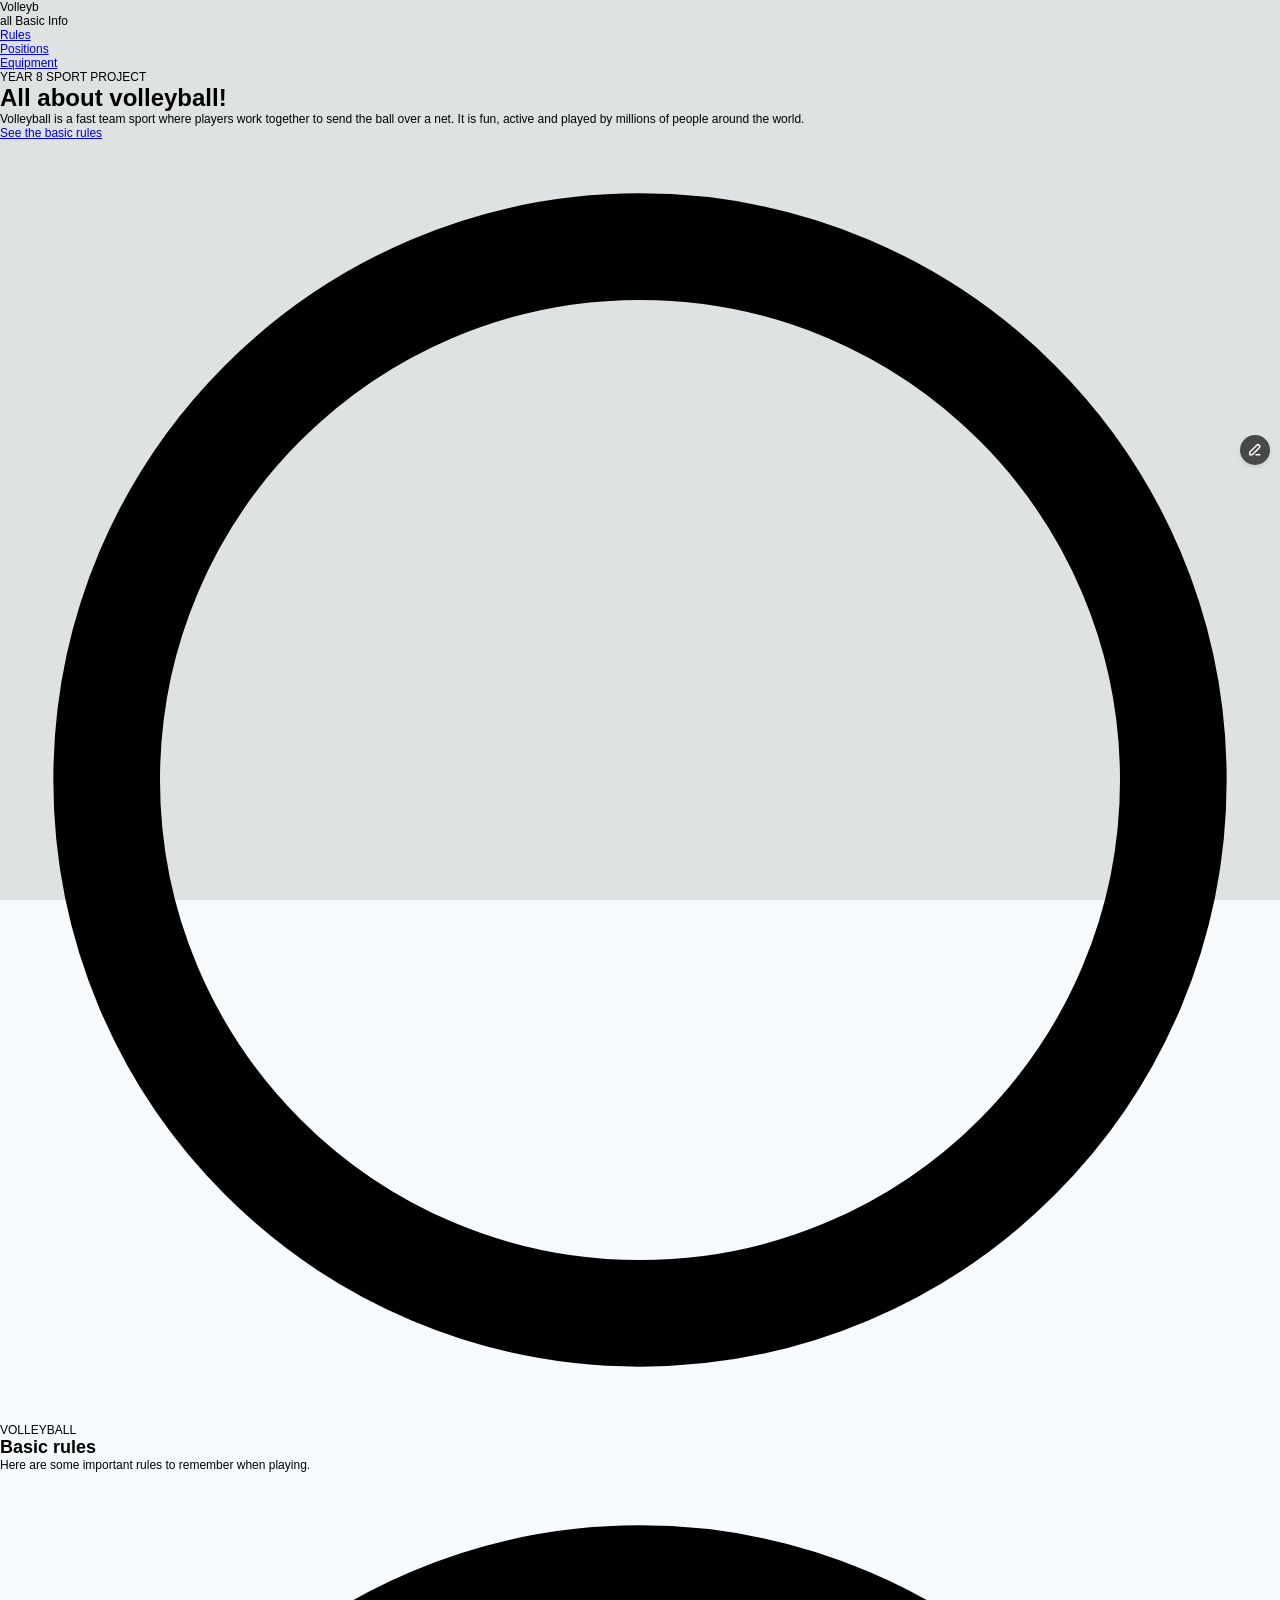
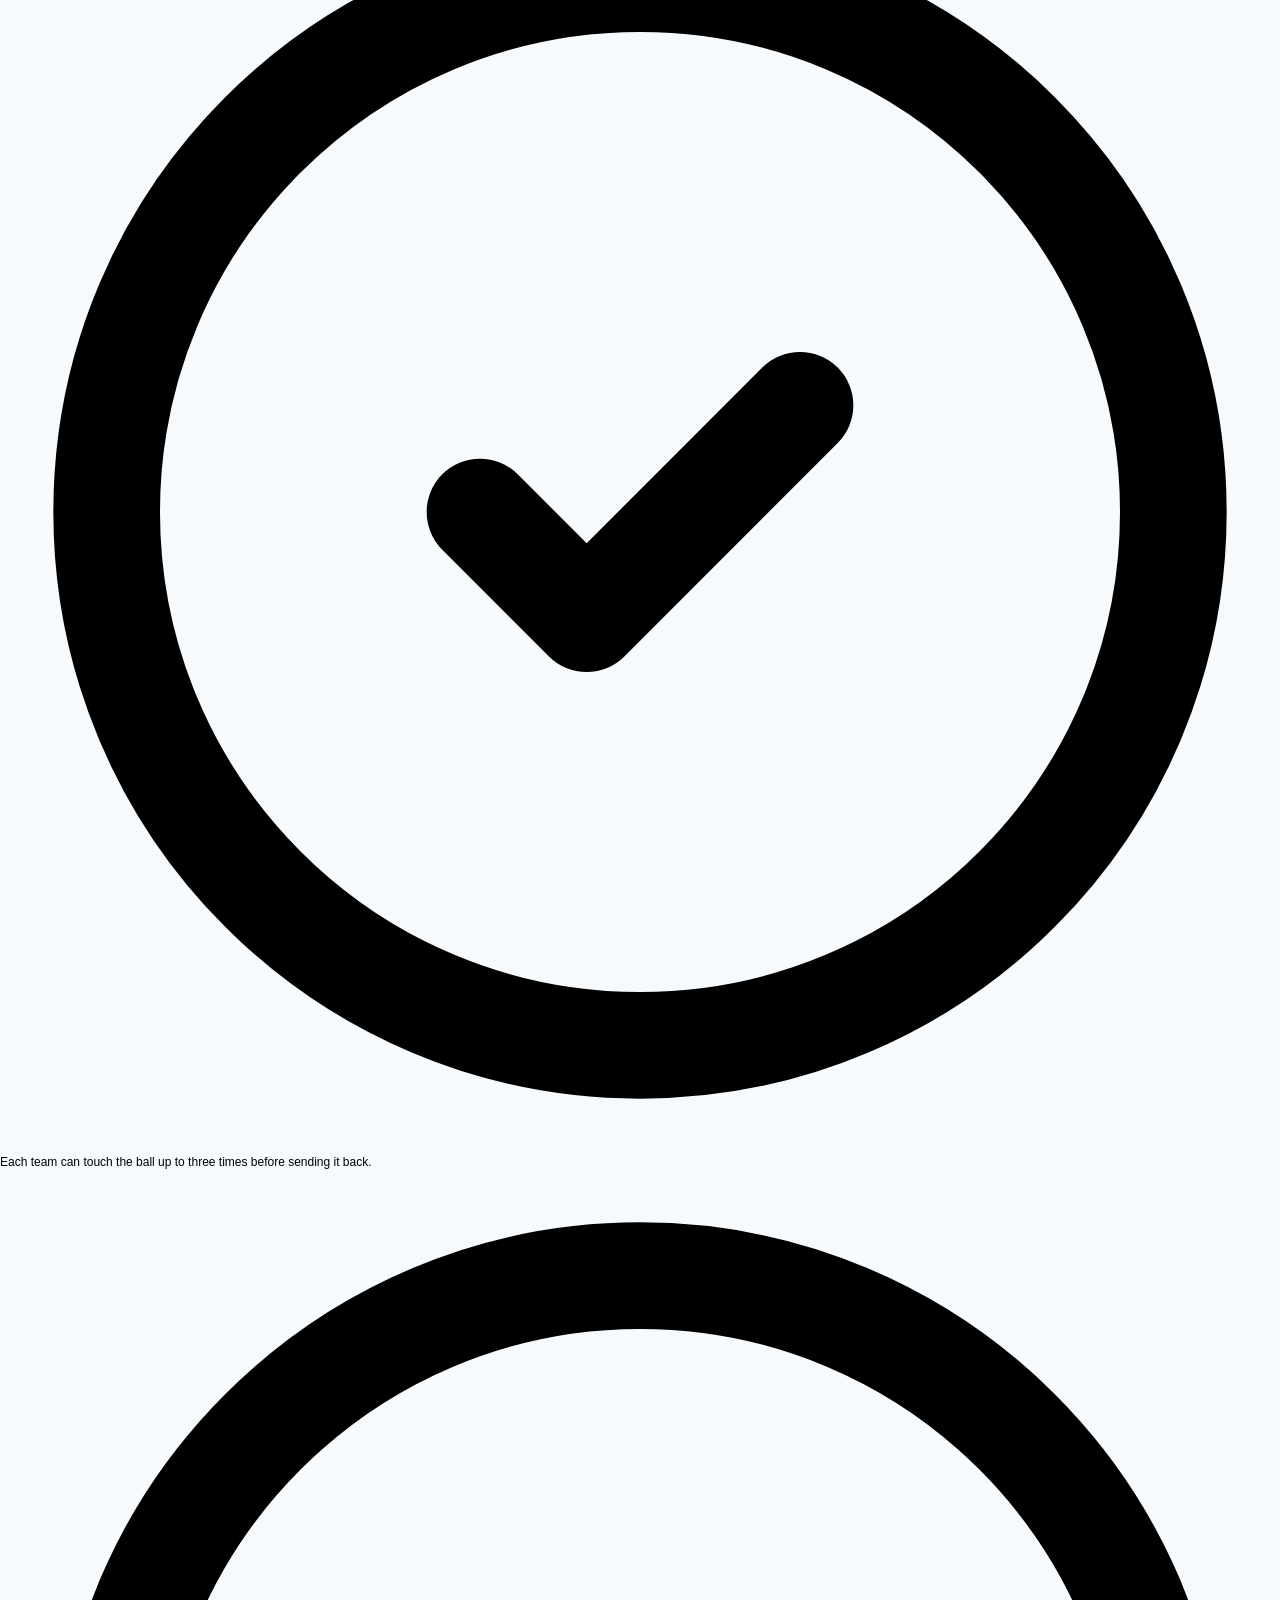
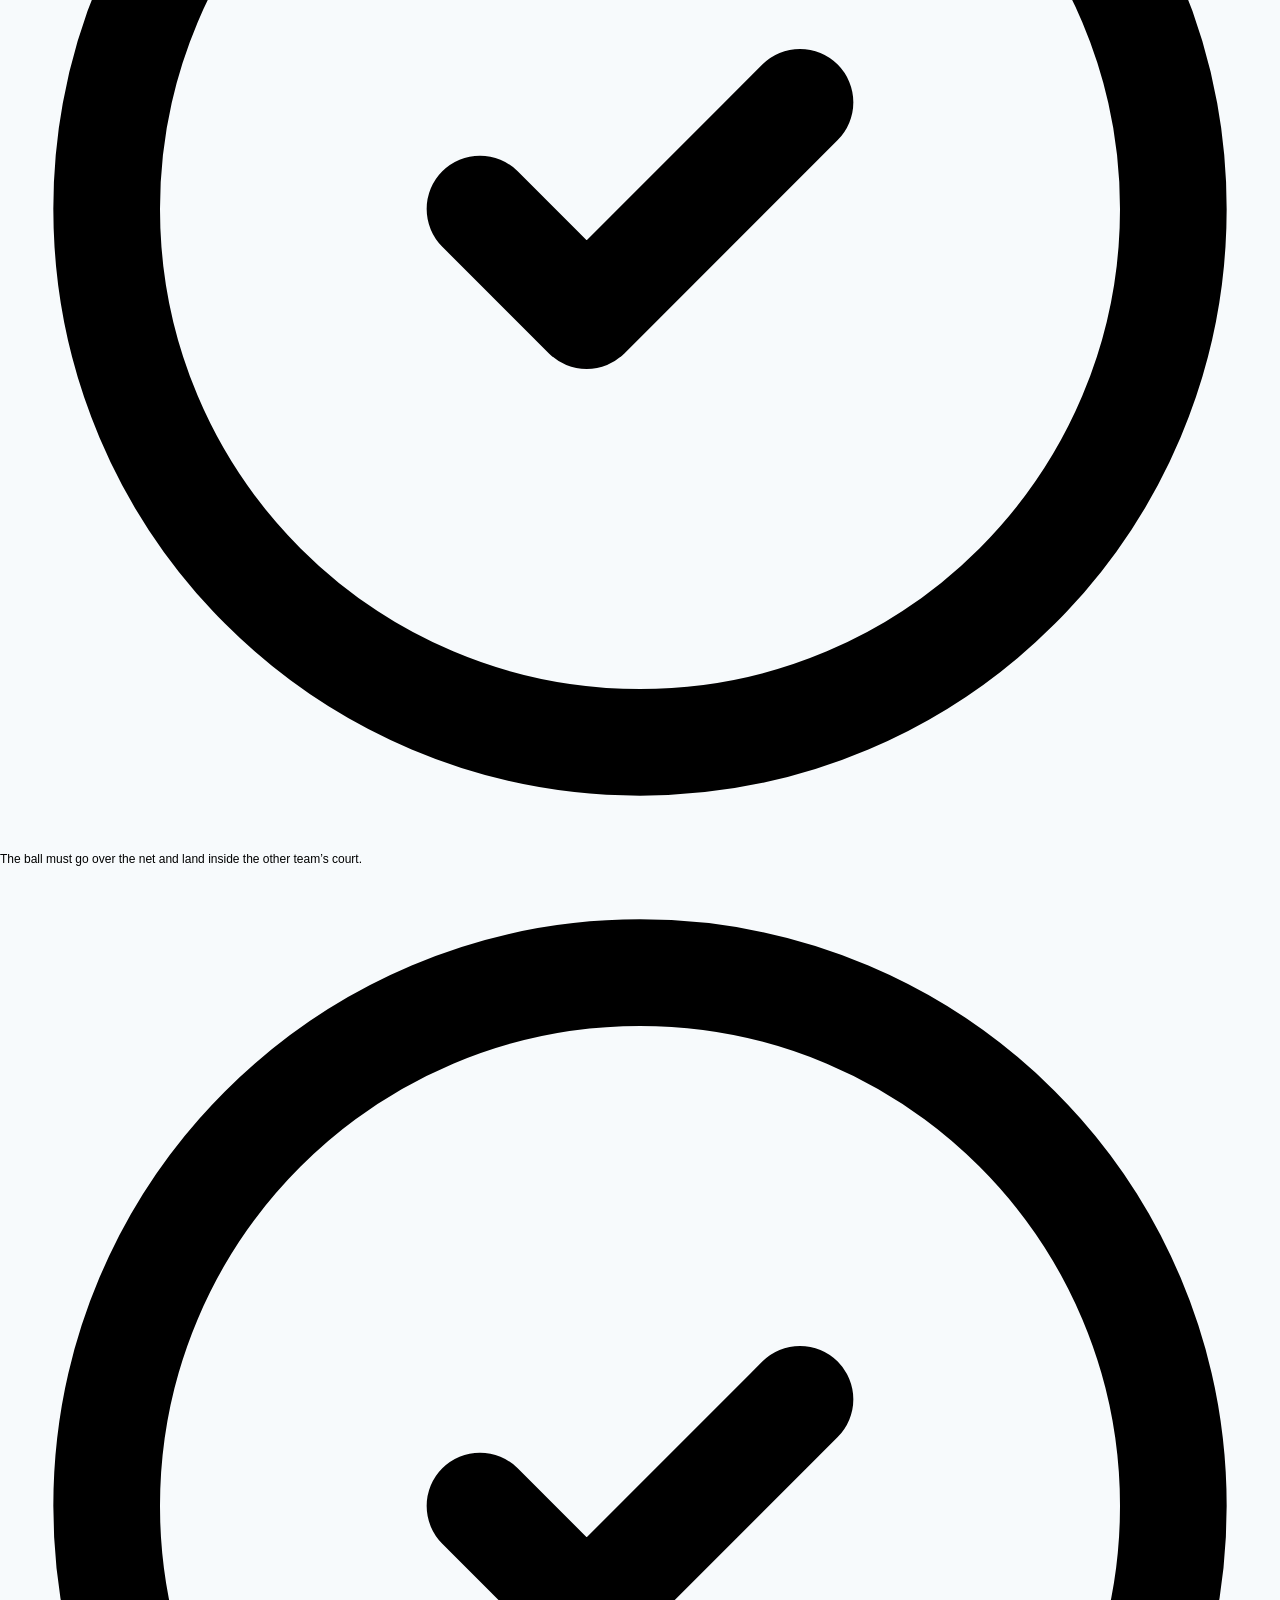
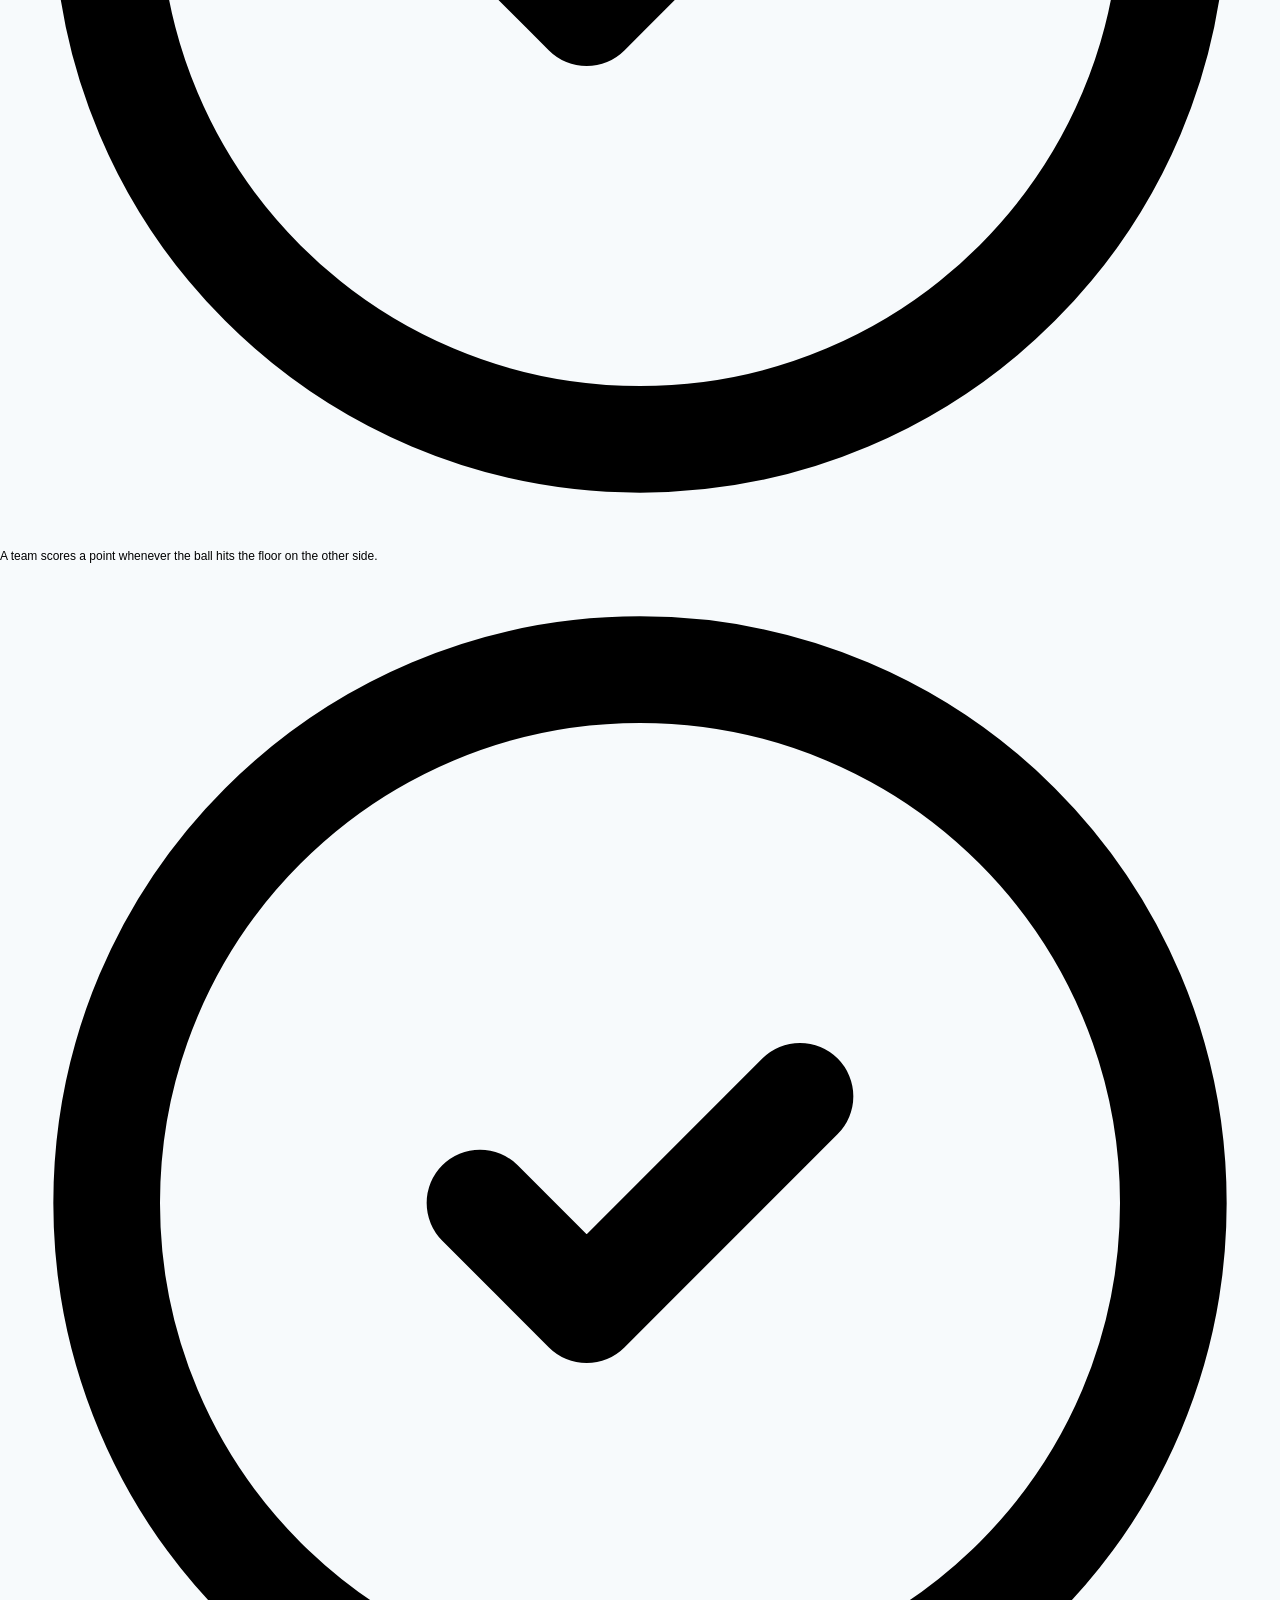
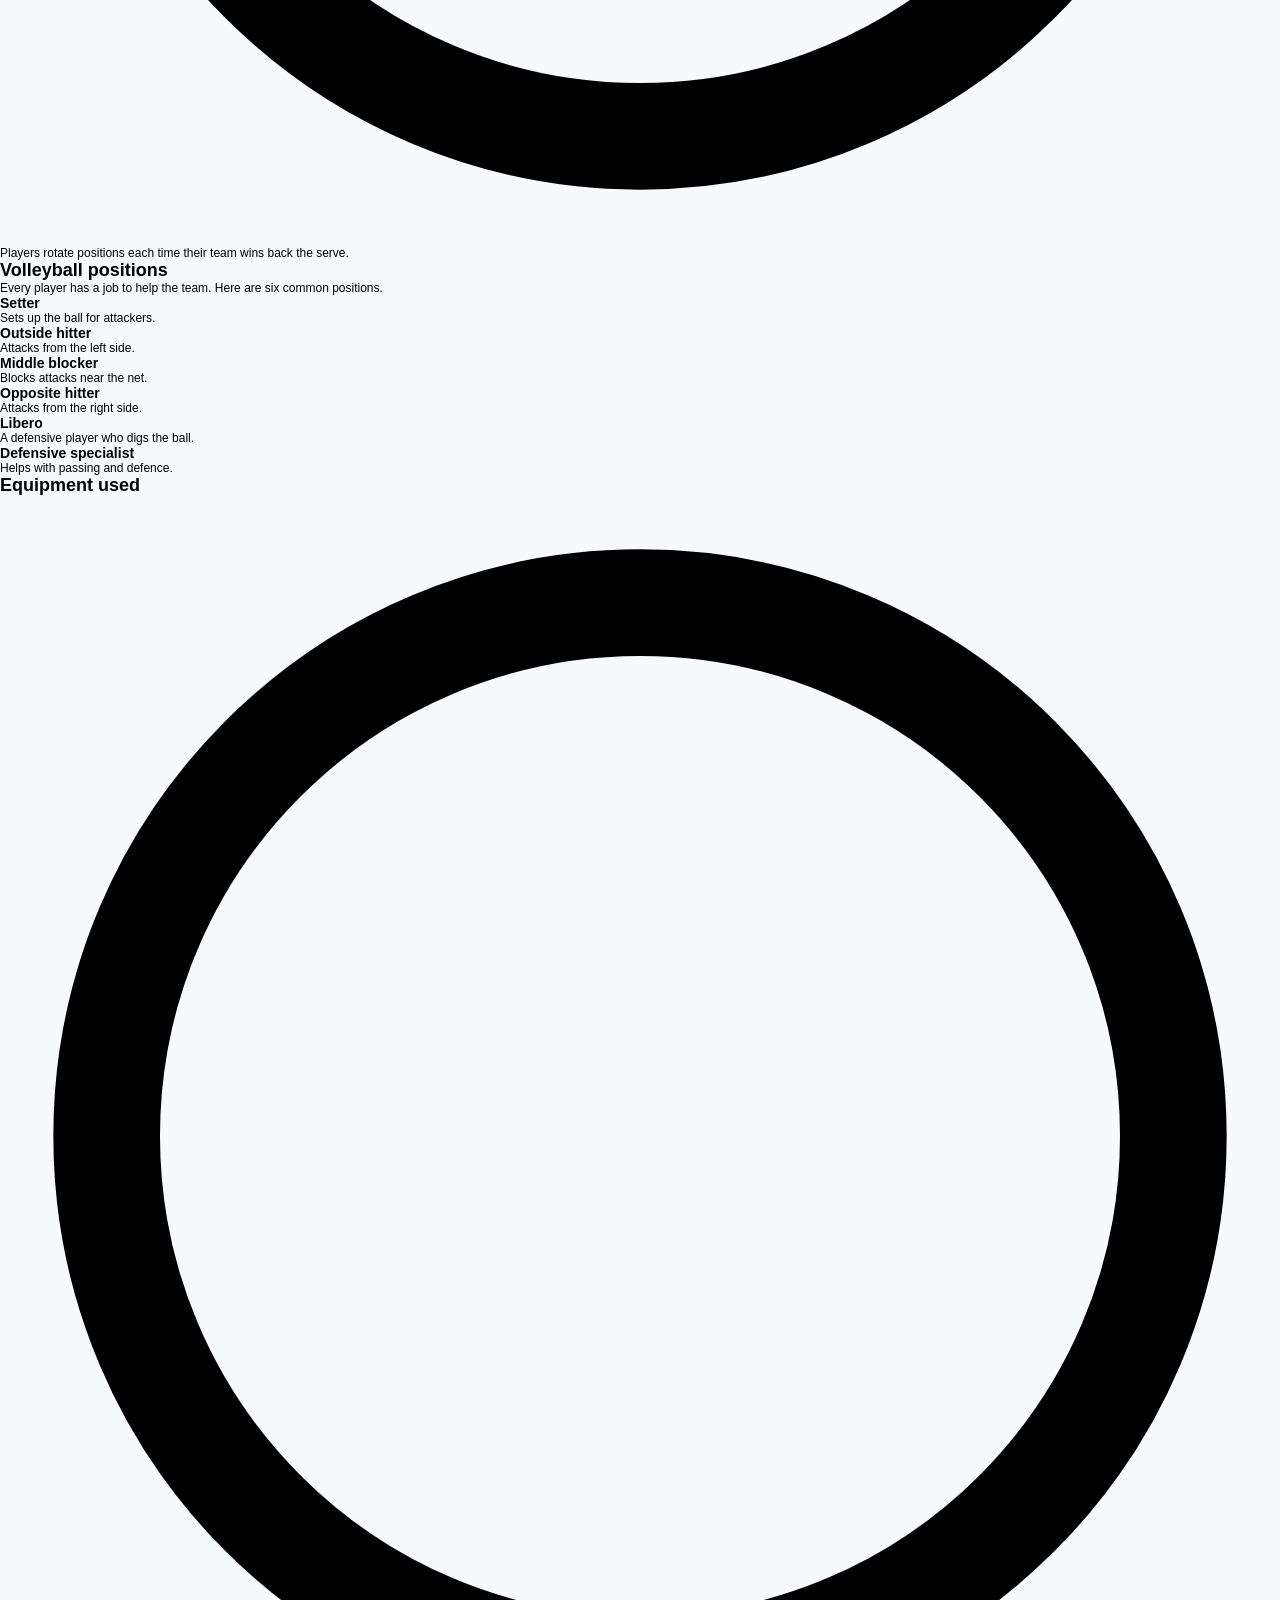
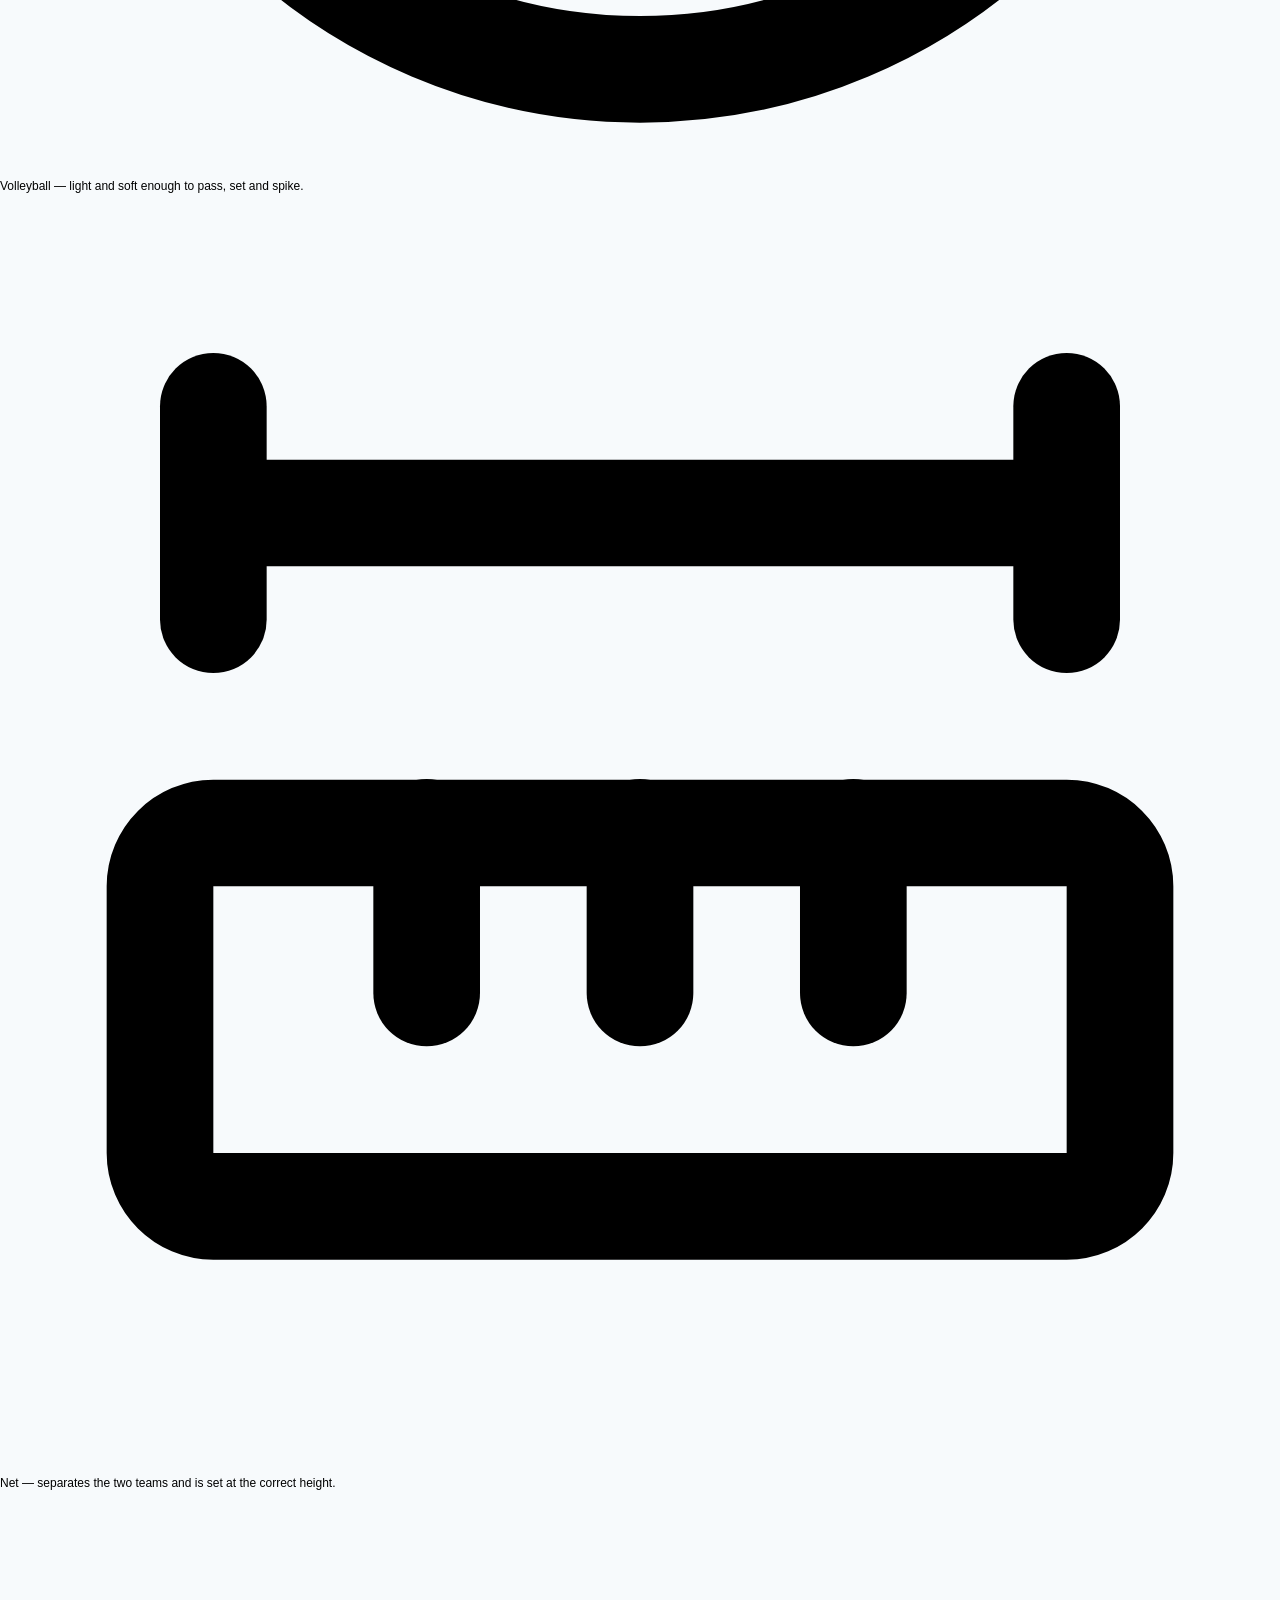
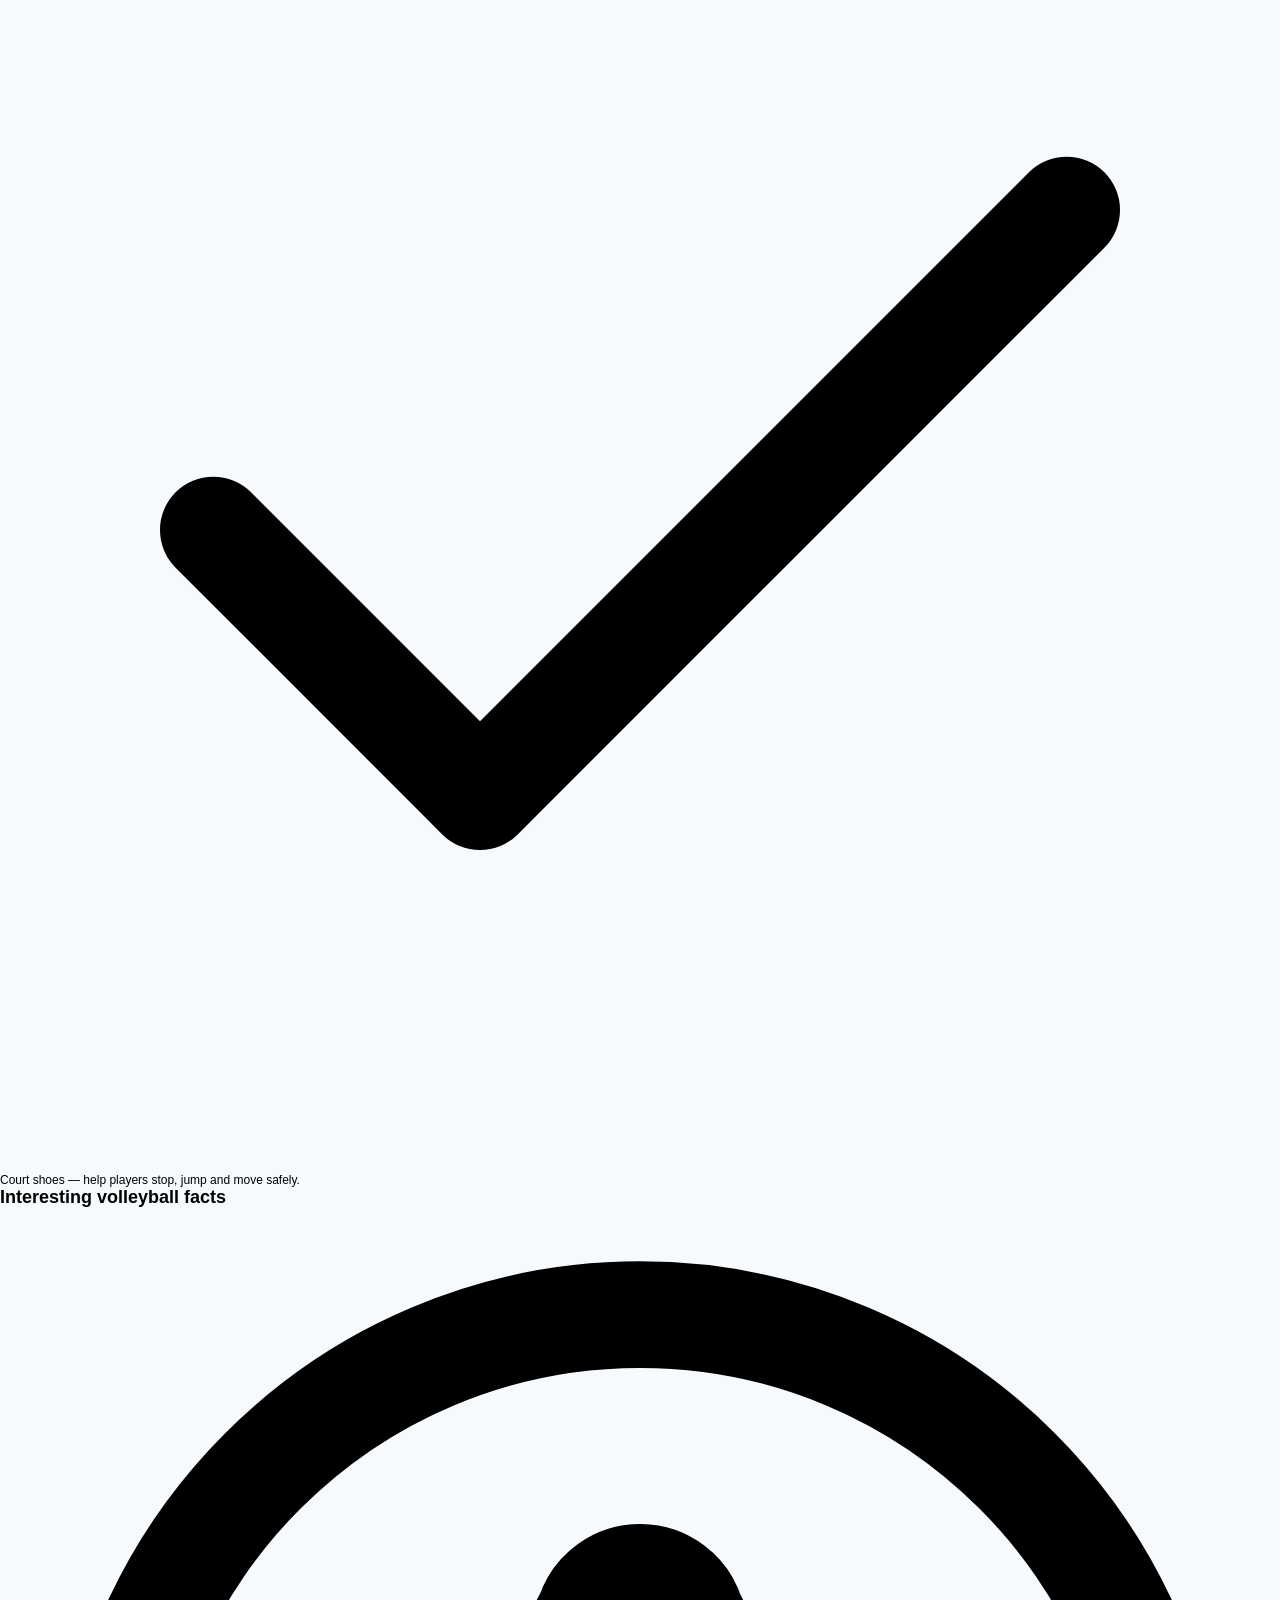
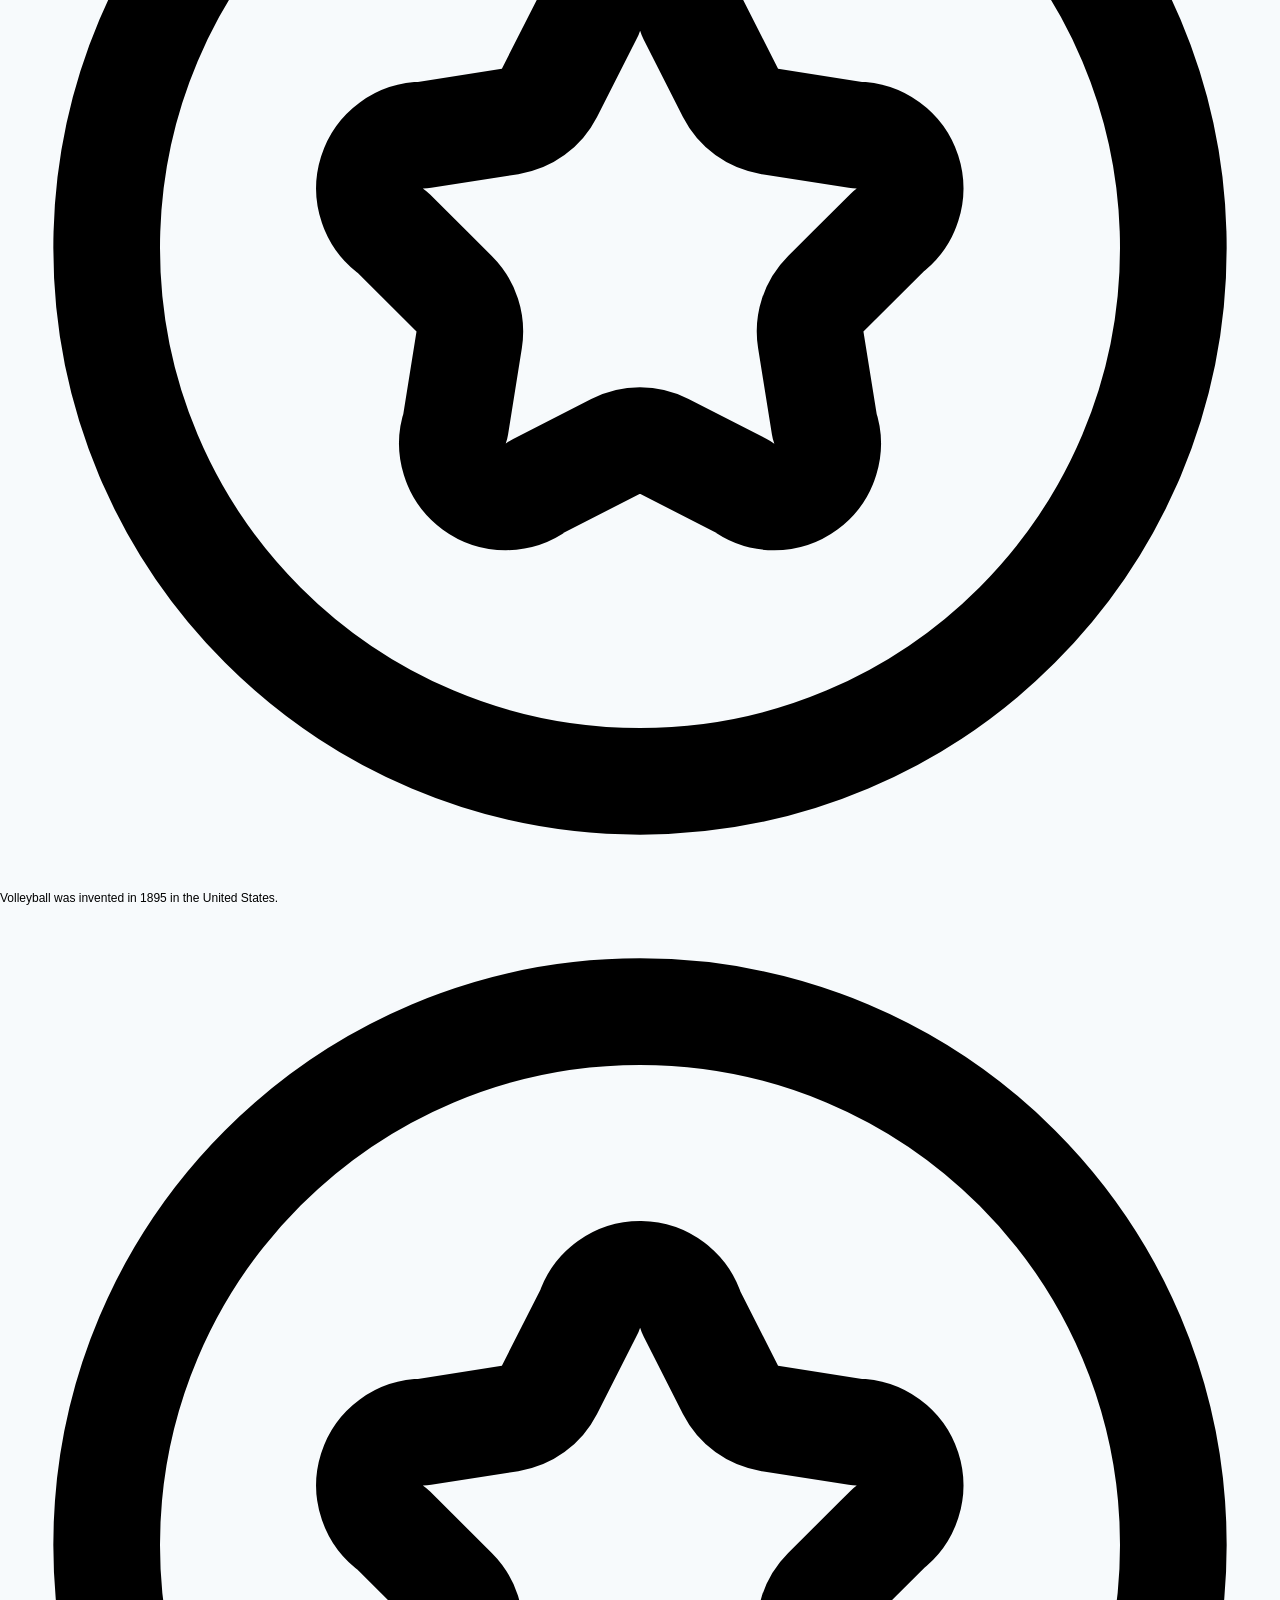
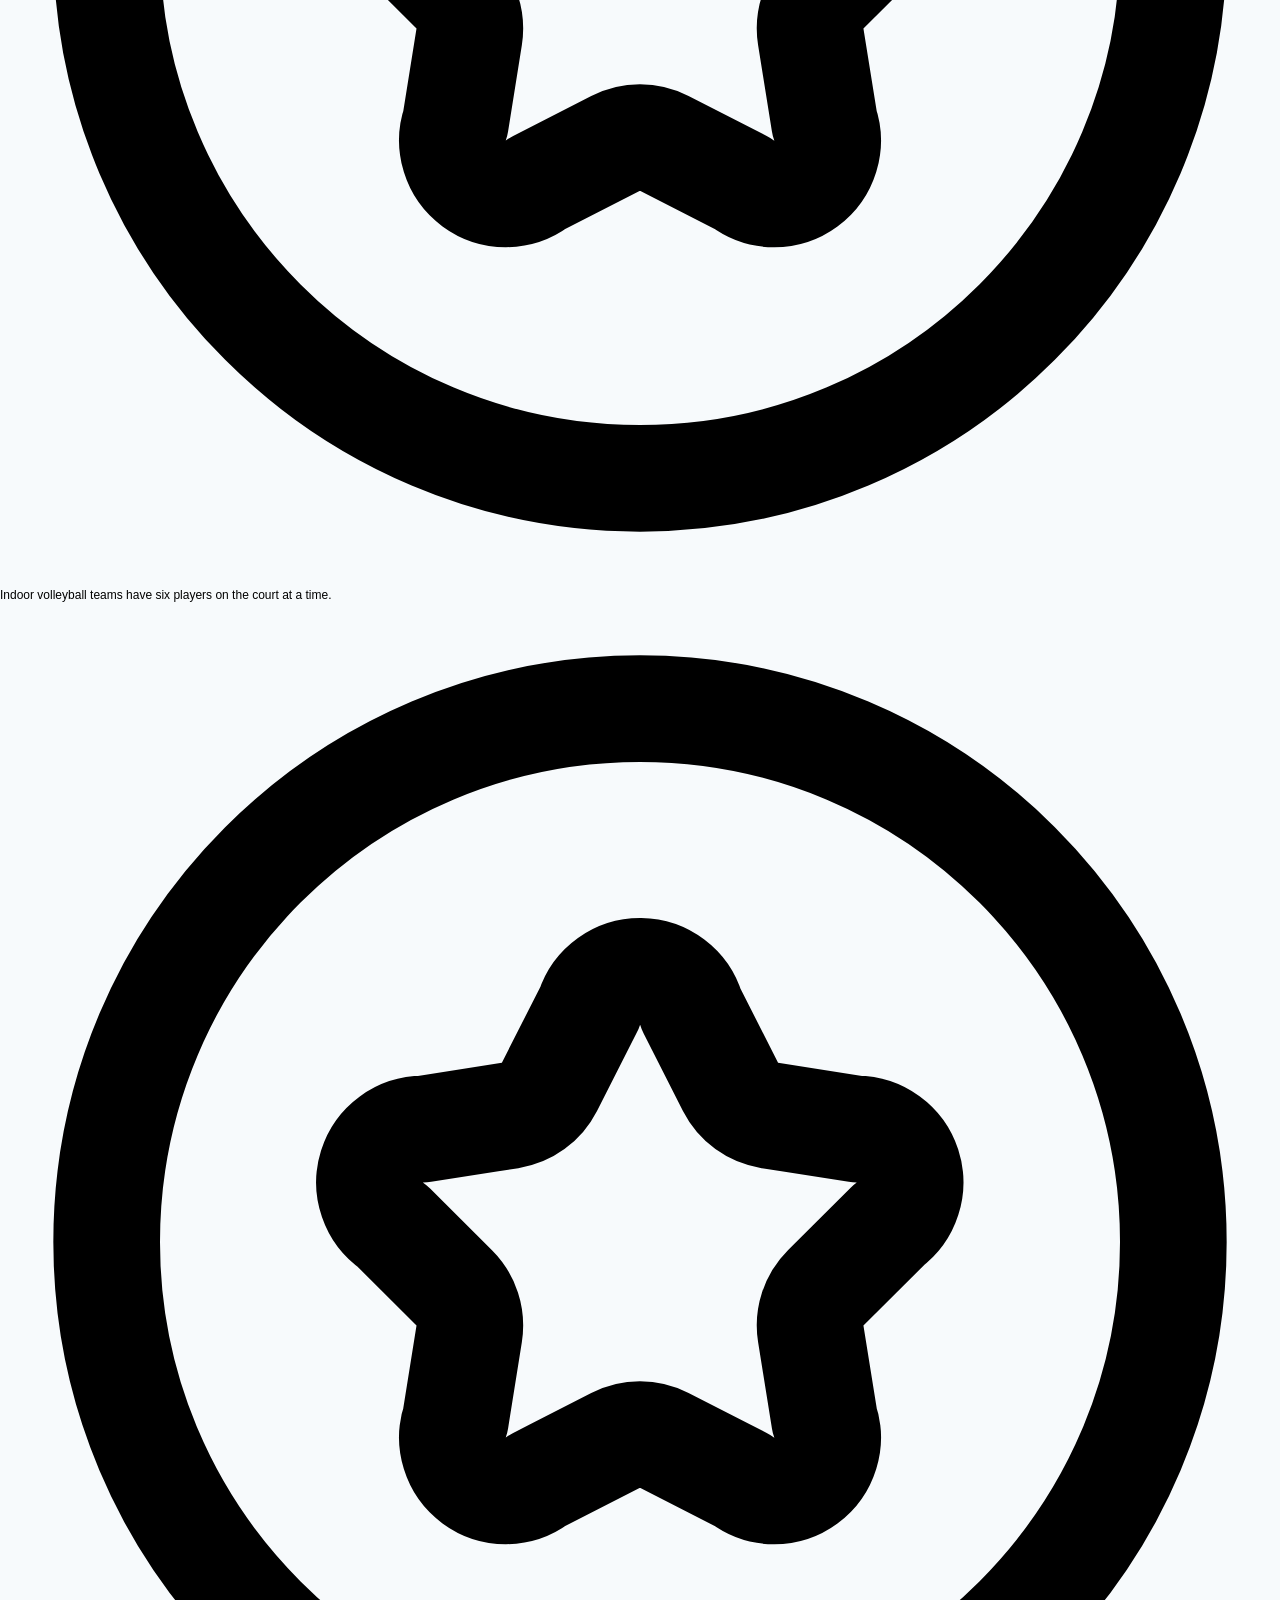
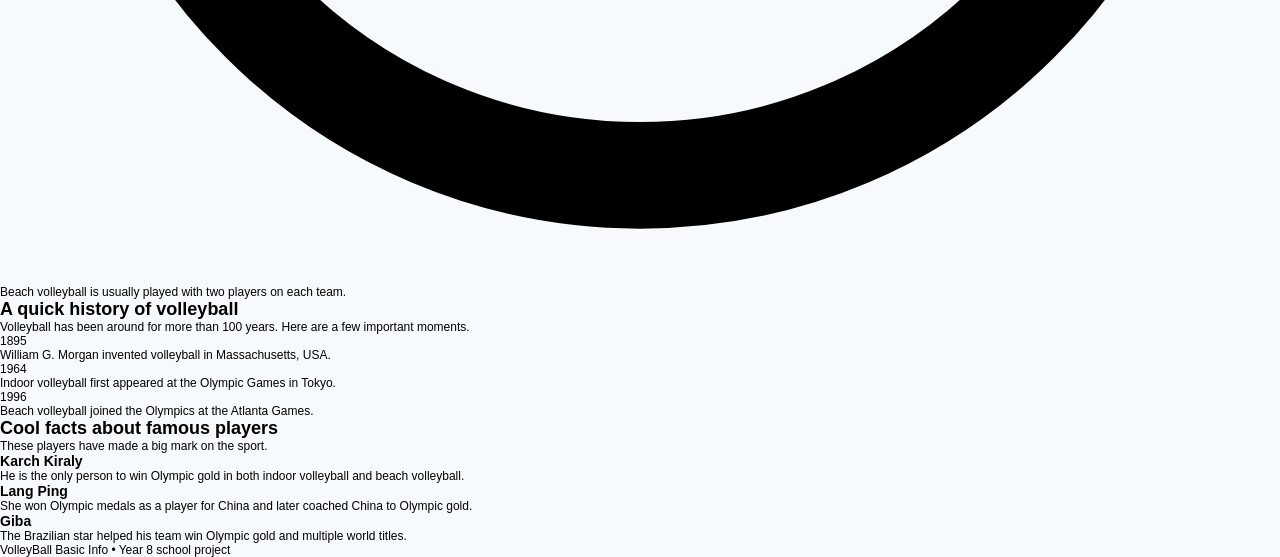
<file: index.html>
<!DOCTYPE html>
<!-- saved from url=(0042)https://lovable-apricot-078284.framer.app/ -->
<html data-qb-installed="true" dir="ltr"><style class="adjust-screen-brightness" media="screen">html::before, :not(:root):not(video):fullscreen::before {
  content: " ";
  z-index: 2147483647;
  pointer-events: none;
  position: fixed;
  left: 0;
  top: 0;
  width: 100vw;
  height: 100vh;
  background-color: rgba(0, 0, 0, 0.09999999999999998);
}video:fullscreen {
  filter: brightness(0.9);
}
:not(:root):fullscreen::backdrop {
  display: none;
}</style><head><meta http-equiv="Content-Type" content="text/html; charset=UTF-8">
	
	<meta name="viewport" content="width=1200">
	<meta name="generator" content="Framer 3db8496">
	<title>VolleyBall Basic Info</title>
    <meta name="description" content="A simple Year 8 school project about volleyball.">
    <meta name="framer-search-index" content="https://framerusercontent.com/sites/4W77JbcVAIvNdwNsyZ8LEY/searchIndex-wzu74DAfVEaU.json">
    <meta name="framer-search-index-fallback" content="https://framerusercontent.com/sites/4W77JbcVAIvNdwNsyZ8LEY/searchIndex-sp0OsDgaWodL.json">
    <link href="https://framerusercontent.com/sites/icons/default-favicon-light.v1.png" rel="icon" media="(prefers-color-scheme: light)">
    <link href="https://framerusercontent.com/sites/icons/default-favicon-dark.v1.png" rel="icon" media="(prefers-color-scheme: dark)">
    <link rel="apple-touch-icon" href="https://framerusercontent.com/sites/icons/default-touch-icon.v3.png">
    <!-- Open Graph -->
    <meta property="og:type" content="website">
    <meta property="og:title" content="VolleyBall Basic Info">
    <meta property="og:description" content="A simple Year 8 school project about volleyball.">
    <!-- X -->
    <meta name="twitter:card" content="summary_large_image">
    <meta name="twitter:title" content="VolleyBall Basic Info">
    <meta name="twitter:description" content="A simple Year 8 school project about volleyball.">
	<script type="importmap" data-framer-importmap="">{"imports":{"__framer-badge":"https://framerusercontent.com/modules/kr6mBIQPAjMiv35rQa3A/JqQCEBMftp0u8SBv29R5/PX9hIOIVM.js","__framer-not-found-page":"https://framer.com/m/framer/SitesNotFoundPage.js@1.4.0","#framer/local/screen/augiA20Il/augiA20Il.js":"https://framerusercontent.com/modules/ftW2Y2WuHPQ9aWkE0Lii/WmgF5CsdKgfUOf5fdjMk/augiA20Il.js","#framer/local/siteMetadata/siteMetadata/siteMetadata.js":"https://framerusercontent.com/modules/j15RWXgYOkxnO8kAh7AI/DXEsYXEEett86hQ8LDt2/siteMetadata.js","#framer/local/snippets/snippets/snippets.js":"https://framerusercontent.com/modules/Q74MFx2K23ViC3DeZN0e/xAAkGd02j0ebN0yhJdxb/snippets.js","#framer/local/webPageMetadata/augiA20Il/augiA20Il.js":"https://framerusercontent.com/modules/1iaEHsvy7ujgxZSHGKU2/eOM6LXArxoFyKtbpK0nf/augiA20Il.js","#framer/local/collection/yAmQE_0Zo/yAmQE_0Zo.js":"https://framerusercontent.com/modules/GlQej5oerwjb9BeB8rLl/xVyYr7RIwTfAhXPZrQGD/yAmQE_0Zo.js","framer":"https://app.framerstatic.com/framer.QUYSSIWE.mjs","framer-motion":"https://app.framerstatic.com/framer-motion.7WZJ4B6X.mjs","react":"https://ga.jspm.io/npm:react@18.2.0/index.js","react-dom":"https://ga.jspm.io/npm:react-dom@18.2.0/index.js","react-dom/client":"https://ga.jspm.io/npm:react-dom@18.2.0/client.js","react-dom/server":"https://ga.jspm.io/npm:react-dom@18.2.0/server.browser.js","react/jsx-runtime":"https://ga.jspm.io/npm:react@18.2.0/jsx-runtime.js"},"scopes":{"https://ga.jspm.io/":{"fs":"https://framer.com/m/framer/empty.js@0.1.0","process":"https://framer.com/m/framer/empty.js@0.1.0","scheduler":"https://ga.jspm.io/npm:scheduler@0.23.0/index.js"}}}</script>
	<script async="" src="./VolleyBall Basic Info_files/es-module-shims.js.download" crossorigin="anonymous" data-framer-es-module-shims=""></script>
	<script>try{if(localStorage.getItem("__framer_force_showing_editorbar_since")){const n=document.createElement("link");n.rel="modulepreload";n.href="https://framer.com/edit/init.mjs";document.head.appendChild(n)}}catch(e){}</script><link rel="modulepreload" href="https://framer.com/edit/init.mjs">
	<!-- Start of headStart -->
    
    <!-- End of headStart -->
	<style data-framer-css-ssr="">
		html, body, #main {
		margin: 0;
		padding: 0;
		box-sizing: border-box;
	}
	:root {
		-webkit-font-smoothing: antialiased;
		-moz-osx-font-smoothing: grayscale;
	}
	* {
		box-sizing: border-box;
		-webkit-font-smoothing: inherit;
	}
	h1, h2, h3, h4, h5, h6, p, figure {
		margin: 0;
	}
		body, input, textarea, select, button { font-size: 12px; font-family: sans-serif; }
		body {  @supports (color: color(display-p3 1 1 1)) {  } }
@media (prefers-color-scheme: dark) { body {  @supports (color: color(display-p3 1 1 1)) {  } } }
		
		@supports (z-index: calc(infinity)) {
			#__framer-badge-container {
				--infinity: infinity;
			}
		}

		#__framer-badge-container {
			position: fixed;
			bottom: 0;
			padding: 20px;
			width: 100%;
			display: flex;
			justify-content: flex-end;
			pointer-events: none;
			z-index: calc(var(--infinity, 2147483647));
		}
		
	</style>
	<style data-framer-font-css="">@font-face { font-family: "Nunito"; src: url("https://framerusercontent.com/third-party-assets/fontshare/wf/C5YEK76LISOF25EX4WE77GVWE767BBIS/DITQRI6CWRXCHM5QOYRUPL4DYIUTMLZO/DA6SBKJCYG2VMA5IQWRWJEW6ZUKE3654.woff2"); font-display: swap; font-style: normal; font-weight: 800 }
@font-face { font-family: "Nunito"; src: url("https://framerusercontent.com/third-party-assets/fontshare/wf/4Q5HYDBTANL3ERCJ43BT3T6PCABTP525/2J7UE7LIQPPQNRFDSDUVDGBPVBD5BTAO/4V6IAVOQFOLXHZMSUY7BQKCWJG5N4TWB.woff2"); font-display: swap; font-style: normal; font-weight: 700 }
@font-face { font-family: "Nunito"; src: url("https://framerusercontent.com/third-party-assets/fontshare/wf/TLYIEBMLK2WJ52NPZGXWE4JFG7QMD4YE/ZWEB6SEZRQRYG74CNM4GTGHBKMZNOJGI/JU4XHYYDF6C56R3QGL2R44ZSIUFUMIKR.woff2"); font-display: swap; font-style: normal; font-weight: 400 }
@font-face { font-family: "Nunito"; src: url("https://framerusercontent.com/third-party-assets/fontshare/wf/LX36A2EOUCLIDVM4XR3ZIWY6CX4DQYKE/YM36K55HS52MFB6AKX3BB366JCLDQFJF/MKTS7VJCH3IMUVTV3MN54KOVFE4Y43BD.woff2"); font-display: swap; font-style: normal; font-weight: 600 }
@font-face { font-family: "Nunito Placeholder"; src: local("Arial"); ascent-override: 99.46%; descent-override: 34.73%; line-gap-override: 0.00%; size-adjust: 101.65% }</style>
	
	
	<!-- Start of headEnd -->
    
    <!-- End of headEnd -->
	
<style type="text/css" data-framer-css="true"></style><style>
#__framer-editorbar-container {
    align-items: center;
    display: flex;
    gap: 8px;
    position: fixed;
    z-index: calc(2147483647);
    width: max-content;
    cursor: pointer;
}

#__framer-editorbar-label {
    background-color: #111;
    border-radius: 8px;
    font-family: "Inter", "Inter-Regular", system-ui, Arial, sans-serif;
    font-size: 12px;
    height: fit-content;
    opacity: 0;
    padding: 4px 8px;
    transition: opacity 0.4s ease-out;
    font-weight: 500;
    flex-shrink: 0;
    position: fixed;
    width: max-content;
    pointer-events: none;
    user-select: none;
}

#__framer-editorbar-button {
    all: unset;
    align-items: center;
    border-radius: 15px;
    display: flex;
    height: 30px;
    justify-content: center;
    width: 30px;
    flex-shrink: 0;
}

#__framer-editorbar-label.__framer-editorbar-button-tooltip-visible {
    opacity: 1;
}

#__framer-editorbar-label, #__framer-editorbar-button {
    backdrop-filter: blur(10px);
    background-color: rgba(34, 34, 34, 0.8);
    box-shadow: rgba(0, 0, 0, 0.1) 0px 2px 4px 0px, rgba(0, 0, 0, 0.05) 0px 1px 0px 0px, rgba(255, 255, 255, 0.15) 0px 0px 0px 1px;
    color: #fff;
}

#__framer-editorbar-loading-spinner {
    width: 12px;
    height: 12px;
    -webkit-mask: url([data-uri]);
    mask: url([data-uri]);
    -webkit-mask-size: 12px;
    mask-size: 12px;
    background-color: #fff;


    animation-duration: 800ms;
    animation-iteration-count: infinite;
    animation-name: __framer-loading-spin;
    animation-timing-function: linear;
}

@keyframes __framer-loading-spin {
    0% {
        transform: rotate(0deg);
    }

    100% {
        transform: rotate(360deg);
    }
}
</style><style>
#__framer-editorbar {
    /* https://sergeyski.com/css-color-scheme-and-iframes-lessons-learned-from-disqus-background-bug */
    color-scheme: light dark;
    overflow: hidden;
    position: fixed;
    border: none;
    z-index: calc(2147483647);
    top: 0;
    left: 0;
    width: 100vw;
    height: 100vh;
    touch-action: manipulation;
}

@supports (height: 100dvh) {
    #__framer-editorbar {
        height: 100dvh;
    }
}

#__framer-editorbar.status_hidden {
    display: none;
}

#__framer-editorbar.status_visually_hidden {
    clip-path: circle(1px at calc(100% - 1px) calc(100% - 1px));
    z-index: calc(2147483647 - 1);
}

#__framer-editorbar.status_measuring {
    clip-path: unset;
}
</style><meta name="robots" content="max-image-preview:large"></head>
<body style="">
	<script async="" src="./VolleyBall Basic Info_files/script" data-fid="f102b40b057c5c518b0e76ee468c7eb64d729afc0f2f2eb6157a32c11dda74e1" data-no-nt=""></script>
	<!-- Start of bodyStart -->
    
    <!-- End of bodyStart -->
	<script data-relative-date-script="global">!function(){var c=new Map;function p(e,t,n){let r=[n,{numeric:t,style:e}],o=JSON.stringify(r),s=c.get(o);if(s)return s;let i=new Intl.RelativeTimeFormat(...r);return c.set(o,i),i}function D(e,t,n,a,r,o,s){let i=U(e,t,n),d=F(e,t,i),u=p(a,r,s).format(d,i);return o?R(u):u}function R(e){return e.charAt(0).toUpperCase()+e.slice(1)}function U(e,t,n){if(n!=="auto")return n;let a=T(e,t);if(Math.abs(a)<=7)return"day";let r=g(e,t);if(Math.abs(r)<=4)return"week";let o=v(e,t);return Math.abs(o)<=12?"month":"year"}var h=1e3,y=6e4,C=36e5,M=864e5,w=6048e5;function F(e,t,n){let a=e.getTime()-t.getTime();switch(n){case"second":return Math.trunc(a/h);case"minute":return Math.trunc(a/y);case"hour":return Math.trunc(a/C);case"day":return T(e,t);case"week":return g(e,t);case"month":return v(e,t);case"quarter":return _(e,t);case"year":return x(e,t)}let r=n}function l(e){let t=new Date(e);return t.setUTCHours(0,0,0,0),t}function T(e,t){let n=l(e).getTime(),a=l(t).getTime();return Math.round((n-a)/M)}function f(e){let t=new Date(e),n=t.getUTCDay(),a=(n<1?7:0)+n-1;return t.setUTCDate(t.getUTCDate()-a),t.setUTCHours(0,0,0,0),t}function g(e,t){let n=f(e).getTime(),a=f(t).getTime();return Math.round((n-a)/w)}function v(e,t){let n=e.getUTCFullYear()-t.getUTCFullYear(),a=e.getUTCMonth()-t.getUTCMonth();return n*12+a}function m(e){let t=e.getUTCMonth();return Math.trunc(t/3)}function _(e,t){let n=e.getUTCFullYear()-t.getUTCFullYear(),a=m(e)-m(t);return n*4+a}function x(e,t){return e.getUTCFullYear()-t.getUTCFullYear()}window.__framer_formatRelativeDate=D;
}()</script>
	<div id="main"><style data-framer-html-style="">html body { background: rgb(247, 250, 252); }</style><div data-framer-root="" class="framer-bNmlB framer-72rtr7" style="min-height: 100vh; width: auto;"><div class="framer-17zfso7" data-border="true" data-framer-name="Navigation"><div class="framer-594onl" data-framer-name="Site Title" data-framer-component-type="RichTextContainer" style="transform: none;"><p dir="auto" class="framer-text" style="--font-selector: RlM7TnVuaXRvLWV4dHJhYm9sZA==; --framer-font-family: &quot;Nunito&quot;, &quot;Nunito Placeholder&quot;, sans-serif; --framer-font-size: 22px; --framer-font-weight: 800; --framer-line-height: 1.1em; --framer-text-color: rgb(23, 74, 124);">Volleyb</p><p dir="auto" class="framer-text" style="--font-selector: RlM7TnVuaXRvLWV4dHJhYm9sZA==; --framer-font-family: &quot;Nunito&quot;, &quot;Nunito Placeholder&quot;, sans-serif; --framer-font-size: 22px; --framer-font-weight: 800; --framer-line-height: 1.1em; --framer-text-color: rgb(23, 74, 124);">all Basic Info</p></div><div class="framer-riwgxj" data-framer-name="Navigation Links"><div class="framer-1pr5iqm" data-framer-name="Rules Link" data-framer-component-type="RichTextContainer" style="transform: none;"><p dir="auto" class="framer-text" style="--font-selector: RlM7TnVuaXRvLWJvbGQ=; --framer-font-family: &quot;Nunito&quot;, &quot;Nunito Placeholder&quot;, sans-serif; --framer-font-size: 15px; --framer-font-weight: 700; --framer-text-color: rgb(23, 74, 124);"><a class="framer-text" href="https://lovable-apricot-078284.framer.app/#rules">Rules</a></p></div><div class="framer-oueh16" data-framer-name="Positions Link" data-framer-component-type="RichTextContainer" style="transform: none;"><p dir="auto" class="framer-text" style="--font-selector: RlM7TnVuaXRvLWJvbGQ=; --framer-font-family: &quot;Nunito&quot;, &quot;Nunito Placeholder&quot;, sans-serif; --framer-font-size: 15px; --framer-font-weight: 700; --framer-text-color: rgb(23, 74, 124);"><a class="framer-text" href="https://lovable-apricot-078284.framer.app/#positions">Positions</a></p></div><div class="framer-xwraeg" data-framer-name="Equipment Link" data-framer-component-type="RichTextContainer" style="transform: none;"><p dir="auto" class="framer-text" style="--font-selector: RlM7TnVuaXRvLWJvbGQ=; --framer-font-family: &quot;Nunito&quot;, &quot;Nunito Placeholder&quot;, sans-serif; --framer-font-size: 15px; --framer-font-weight: 700; --framer-text-color: rgb(23, 74, 124);"><a class="framer-text" href="https://lovable-apricot-078284.framer.app/#equipment">Equipment</a></p></div></div></div><div class="framer-cpcii8" data-framer-name="Welcome"><div class="framer-fmwsub" data-framer-name="Introduction Copy"><div class="framer-5snj8t" data-framer-name="School Project Label" data-framer-component-type="RichTextContainer" style="transform: none;"><p dir="auto" class="framer-text" style="--font-selector: RlM7TnVuaXRvLWV4dHJhYm9sZA==; --framer-font-family: &quot;Nunito&quot;, &quot;Nunito Placeholder&quot;, sans-serif; --framer-font-size: 14px; --framer-font-weight: 800; --framer-letter-spacing: 1px; --framer-text-color: #2A72B5;">YEAR 8 SPORT PROJECT</p></div><div class="framer-1ffj8ql" data-framer-name="Welcome Heading" data-framer-component-type="RichTextContainer" style="transform: none;"><h1 dir="auto" class="framer-text" style="--font-selector: RlM7TnVuaXRvLWV4dHJhYm9sZA==; --framer-font-family: &quot;Nunito&quot;, &quot;Nunito Placeholder&quot;, sans-serif; --framer-font-size: 46px; --framer-font-weight: 800; --framer-line-height: 1.05em; --framer-text-color: #174A7C;">All about volleyball!</h1></div><div class="framer-1jiuhhr" data-framer-name="Welcome Text" data-framer-component-type="RichTextContainer" style="transform: none;"><p dir="auto" class="framer-text" style="--font-selector: RlM7TnVuaXRvLXJlZ3VsYXI=; --framer-font-family: &quot;Nunito&quot;, &quot;Nunito Placeholder&quot;, sans-serif; --framer-font-size: 18px; --framer-line-height: 1.55em; --framer-text-color: #415A70;">Volleyball is a fast team sport where players work together to send the ball over a net. It is fun, active and played by millions of people around the world.</p></div><a class="framer-1oh9frw framer-lux5qc" data-framer-name="See The Rules Button" href="https://lovable-apricot-078284.framer.app/#rules"><div class="framer-1tjpgs5" data-framer-name="Button Label" data-framer-component-type="RichTextContainer" style="transform: none;"><p dir="auto" class="framer-text" style="--font-selector: RlM7TnVuaXRvLWV4dHJhYm9sZA==; --framer-font-family: &quot;Nunito&quot;, &quot;Nunito Placeholder&quot;, sans-serif; --framer-font-weight: 800; --framer-text-color: #FFFFFF;">See the basic rules</p></div></a></div><div class="framer-l38p2w" data-framer-name="Volleyball Drawing"><svg data-framer-name="Volleyball Symbol" class="framer-bJLUb framer-875o5d" role="presentation" viewBox="0 0 24 24"><use href="#1298646839"></use></svg><div class="framer-1oey7i9" data-framer-name="Volleyball Label" data-framer-component-type="RichTextContainer" style="transform: none;"><p dir="auto" class="framer-text" style="--font-selector: RlM7TnVuaXRvLWV4dHJhYm9sZA==; --framer-font-family: &quot;Nunito&quot;, &quot;Nunito Placeholder&quot;, sans-serif; --framer-font-weight: 800; --framer-letter-spacing: 1px; --framer-text-color: #174A7C;">VOLLEYBALL</p></div></div></div><div class="framer-1al5k1g" data-framer-name="Basic Rules" id="rules"><div class="framer-1ivmy5k" data-framer-name="Rules Heading" data-framer-component-type="RichTextContainer" style="transform: none;"><h2 dir="auto" class="framer-text" style="--font-selector: RlM7TnVuaXRvLWV4dHJhYm9sZA==; --framer-font-family: &quot;Nunito&quot;, &quot;Nunito Placeholder&quot;, sans-serif; --framer-font-size: 32px; --framer-font-weight: 800; --framer-text-color: #174A7C;">Basic rules</h2></div><div class="framer-1wsn09k" data-framer-name="Rules Introduction" data-framer-component-type="RichTextContainer" style="transform: none;"><p dir="auto" class="framer-text" style="--font-selector: RlM7TnVuaXRvLXJlZ3VsYXI=; --framer-font-family: &quot;Nunito&quot;, &quot;Nunito Placeholder&quot;, sans-serif; --framer-font-size: 17px; --framer-line-height: 1.5em; --framer-text-color: #415A70;">Here are some important rules to remember when playing.</p></div><div class="framer-1z0lh3e" data-framer-name="Rules Cards"><div class="framer-nqswks" data-border="true" data-framer-name="Rule One"><svg data-framer-name="Rule One Icon" class="framer-E6ihB framer-1rpeh7z" role="presentation" viewBox="0 0 24 24"><use href="#2994208654"></use></svg><div class="framer-ke0gw6" data-framer-name="Rule One Text" data-framer-component-type="RichTextContainer" style="transform: none;"><p dir="auto" class="framer-text" style="--font-selector: RlM7TnVuaXRvLXNlbWlib2xk; --framer-font-family: &quot;Nunito&quot;, &quot;Nunito Placeholder&quot;, sans-serif; --framer-font-weight: 600; --framer-line-height: 1.4em; --framer-text-color: #29465E;">Each team can touch the ball up to three times before sending it back.</p></div></div><div class="framer-8ui3va" data-border="true" data-framer-name="Rule Two"><svg data-framer-name="Rule Two Icon" class="framer-E6ihB framer-ys58ui" role="presentation" viewBox="0 0 24 24"><use href="#2994208654"></use></svg><div class="framer-dfci6e" data-framer-name="Rule Two Text" data-framer-component-type="RichTextContainer" style="transform: none;"><p dir="auto" class="framer-text" style="--font-selector: RlM7TnVuaXRvLXNlbWlib2xk; --framer-font-family: &quot;Nunito&quot;, &quot;Nunito Placeholder&quot;, sans-serif; --framer-font-weight: 600; --framer-line-height: 1.4em; --framer-text-color: #29465E;">The ball must go over the net and land inside the other team’s court.</p></div></div><div class="framer-19lpyfl" data-border="true" data-framer-name="Rule Three"><svg data-framer-name="Rule Three Icon" class="framer-E6ihB framer-i6tqes" role="presentation" viewBox="0 0 24 24"><use href="#2994208654"></use></svg><div class="framer-qont8" data-framer-name="Rule Three Text" data-framer-component-type="RichTextContainer" style="transform: none;"><p dir="auto" class="framer-text" style="--font-selector: RlM7TnVuaXRvLXNlbWlib2xk; --framer-font-family: &quot;Nunito&quot;, &quot;Nunito Placeholder&quot;, sans-serif; --framer-font-weight: 600; --framer-line-height: 1.4em; --framer-text-color: #29465E;">A team scores a point whenever the ball hits the floor on the other side.</p></div></div><div class="framer-hbpj9b" data-border="true" data-framer-name="Rule Four"><svg data-framer-name="Rule Four Icon" class="framer-E6ihB framer-c8rhtp" role="presentation" viewBox="0 0 24 24"><use href="#2994208654"></use></svg><div class="framer-10qgx5g" data-framer-name="Rule Four Text" data-framer-component-type="RichTextContainer" style="transform: none;"><p dir="auto" class="framer-text" style="--font-selector: RlM7TnVuaXRvLXNlbWlib2xk; --framer-font-family: &quot;Nunito&quot;, &quot;Nunito Placeholder&quot;, sans-serif; --framer-font-weight: 600; --framer-line-height: 1.4em; --framer-text-color: #29465E;">Players rotate positions each time their team wins back the serve.</p></div></div></div></div><div class="framer-169bhsi" data-framer-name="Volleyball Positions" id="positions"><div class="framer-3v3keq" data-framer-name="Positions Heading" data-framer-component-type="RichTextContainer" style="transform: none;"><h2 dir="auto" class="framer-text" style="--font-selector: RlM7TnVuaXRvLWV4dHJhYm9sZA==; --framer-font-family: &quot;Nunito&quot;, &quot;Nunito Placeholder&quot;, sans-serif; --framer-font-size: 32px; --framer-font-weight: 800; --framer-text-color: #174A7C;">Volleyball positions</h2></div><div class="framer-126tkk9" data-framer-name="Positions Introduction" data-framer-component-type="RichTextContainer" style="transform: none;"><p dir="auto" class="framer-text" style="--font-selector: RlM7TnVuaXRvLXJlZ3VsYXI=; --framer-font-family: &quot;Nunito&quot;, &quot;Nunito Placeholder&quot;, sans-serif; --framer-font-size: 17px; --framer-line-height: 1.5em; --framer-text-color: #415A70;">Every player has a job to help the team. Here are six common positions.</p></div><div class="framer-7v7ea8" data-framer-name="Positions Cards"><div class="framer-m1gdv" data-border="true" data-framer-name="Setter"><div class="framer-vfco1e" data-framer-name="Setter Title" data-framer-component-type="RichTextContainer" style="transform: none;"><h3 dir="auto" class="framer-text" style="--font-selector: RlM7TnVuaXRvLWV4dHJhYm9sZA==; --framer-font-family: &quot;Nunito&quot;, &quot;Nunito Placeholder&quot;, sans-serif; --framer-font-size: 20px; --framer-font-weight: 800; --framer-text-color: #246EAD;">Setter</h3></div><div class="framer-n1bwms" data-framer-name="Setter Text" data-framer-component-type="RichTextContainer" style="transform: none;"><p dir="auto" class="framer-text" style="--font-selector: RlM7TnVuaXRvLXJlZ3VsYXI=; --framer-font-family: &quot;Nunito&quot;, &quot;Nunito Placeholder&quot;, sans-serif; --framer-font-size: 15px; --framer-line-height: 1.4em; --framer-text-color: #415A70;">Sets up the ball for attackers.</p></div></div><div class="framer-zpvafr" data-border="true" data-framer-name="Outside Hitter"><div class="framer-1xxaipx" data-framer-name="Outside Hitter Title" data-framer-component-type="RichTextContainer" style="transform: none;"><h3 dir="auto" class="framer-text" style="--font-selector: RlM7TnVuaXRvLWV4dHJhYm9sZA==; --framer-font-family: &quot;Nunito&quot;, &quot;Nunito Placeholder&quot;, sans-serif; --framer-font-size: 20px; --framer-font-weight: 800; --framer-text-color: #246EAD;">Outside hitter</h3></div><div class="framer-b0j2bq" data-framer-name="Outside Hitter Text" data-framer-component-type="RichTextContainer" style="transform: none;"><p dir="auto" class="framer-text" style="--font-selector: RlM7TnVuaXRvLXJlZ3VsYXI=; --framer-font-family: &quot;Nunito&quot;, &quot;Nunito Placeholder&quot;, sans-serif; --framer-font-size: 15px; --framer-line-height: 1.4em; --framer-text-color: #415A70;">Attacks from the left side.</p></div></div><div class="framer-15fdqzj" data-border="true" data-framer-name="Middle Blocker"><div class="framer-1t35jyh" data-framer-name="Middle Blocker Title" data-framer-component-type="RichTextContainer" style="transform: none;"><h3 dir="auto" class="framer-text" style="--font-selector: RlM7TnVuaXRvLWV4dHJhYm9sZA==; --framer-font-family: &quot;Nunito&quot;, &quot;Nunito Placeholder&quot;, sans-serif; --framer-font-size: 20px; --framer-font-weight: 800; --framer-text-color: #246EAD;">Middle blocker</h3></div><div class="framer-1k937kr" data-framer-name="Middle Blocker Text" data-framer-component-type="RichTextContainer" style="transform: none;"><p dir="auto" class="framer-text" style="--font-selector: RlM7TnVuaXRvLXJlZ3VsYXI=; --framer-font-family: &quot;Nunito&quot;, &quot;Nunito Placeholder&quot;, sans-serif; --framer-font-size: 15px; --framer-line-height: 1.4em; --framer-text-color: #415A70;">Blocks attacks near the net.</p></div></div><div class="framer-189kwjz" data-border="true" data-framer-name="Opposite Hitter"><div class="framer-2lbbsg" data-framer-name="Opposite Hitter Title" data-framer-component-type="RichTextContainer" style="transform: none;"><h3 dir="auto" class="framer-text" style="--font-selector: RlM7TnVuaXRvLWV4dHJhYm9sZA==; --framer-font-family: &quot;Nunito&quot;, &quot;Nunito Placeholder&quot;, sans-serif; --framer-font-size: 20px; --framer-font-weight: 800; --framer-text-color: #246EAD;">Opposite hitter</h3></div><div class="framer-g2ihuj" data-framer-name="Opposite Hitter Text" data-framer-component-type="RichTextContainer" style="transform: none;"><p dir="auto" class="framer-text" style="--font-selector: RlM7TnVuaXRvLXJlZ3VsYXI=; --framer-font-family: &quot;Nunito&quot;, &quot;Nunito Placeholder&quot;, sans-serif; --framer-font-size: 15px; --framer-line-height: 1.4em; --framer-text-color: #415A70;">Attacks from the right side.</p></div></div><div class="framer-1zde4f" data-border="true" data-framer-name="Libero"><div class="framer-1w1n8vx" data-framer-name="Libero Title" data-framer-component-type="RichTextContainer" style="transform: none;"><h3 dir="auto" class="framer-text" style="--font-selector: RlM7TnVuaXRvLWV4dHJhYm9sZA==; --framer-font-family: &quot;Nunito&quot;, &quot;Nunito Placeholder&quot;, sans-serif; --framer-font-size: 20px; --framer-font-weight: 800; --framer-text-color: #246EAD;">Libero</h3></div><div class="framer-10wjarh" data-framer-name="Libero Text" data-framer-component-type="RichTextContainer" style="transform: none;"><p dir="auto" class="framer-text" style="--font-selector: RlM7TnVuaXRvLXJlZ3VsYXI=; --framer-font-family: &quot;Nunito&quot;, &quot;Nunito Placeholder&quot;, sans-serif; --framer-font-size: 15px; --framer-line-height: 1.4em; --framer-text-color: #415A70;">A defensive player who digs the ball.</p></div></div><div class="framer-kfgs20" data-border="true" data-framer-name="Defensive Specialist"><div class="framer-g5u14k" data-framer-name="Defensive Specialist Title" data-framer-component-type="RichTextContainer" style="transform: none;"><h3 dir="auto" class="framer-text" style="--font-selector: RlM7TnVuaXRvLWV4dHJhYm9sZA==; --framer-font-family: &quot;Nunito&quot;, &quot;Nunito Placeholder&quot;, sans-serif; --framer-font-size: 20px; --framer-font-weight: 800; --framer-text-color: #246EAD;">Defensive specialist</h3></div><div class="framer-1h486n1" data-framer-name="Defensive Specialist Text" data-framer-component-type="RichTextContainer" style="transform: none;"><p dir="auto" class="framer-text" style="--font-selector: RlM7TnVuaXRvLXJlZ3VsYXI=; --framer-font-family: &quot;Nunito&quot;, &quot;Nunito Placeholder&quot;, sans-serif; --framer-font-size: 15px; --framer-line-height: 1.4em; --framer-text-color: #415A70;">Helps with passing and defence.</p></div></div></div></div><div class="framer-1bygygt" data-framer-name="Equipment" id="equipment"><div class="framer-1eliagc" data-framer-name="Equipment Heading" data-framer-component-type="RichTextContainer" style="transform: none;"><h2 dir="auto" class="framer-text" style="--font-selector: RlM7TnVuaXRvLWV4dHJhYm9sZA==; --framer-font-family: &quot;Nunito&quot;, &quot;Nunito Placeholder&quot;, sans-serif; --framer-font-size: 32px; --framer-font-weight: 800; --framer-text-color: #174A7C;">Equipment used</h2></div><div class="framer-js5l3z" data-framer-name="Equipment List"><div class="framer-1hcpk2t" data-border="true" data-framer-name="Volleyball"><svg data-framer-name="Ball Icon" class="framer-bJLUb framer-cn3dj7" role="presentation" viewBox="0 0 24 24"><use href="#1298646839"></use></svg><div class="framer-zbzsv6" data-framer-name="Ball Text" data-framer-component-type="RichTextContainer" style="transform: none;"><p dir="auto" class="framer-text" style="--font-selector: RlM7TnVuaXRvLXNlbWlib2xk; --framer-font-family: &quot;Nunito&quot;, &quot;Nunito Placeholder&quot;, sans-serif; --framer-font-weight: 600; --framer-line-height: 1.4em; --framer-text-color: #29465E;">Volleyball — light and soft enough to pass, set and spike.</p></div></div><div class="framer-xbpgjf" data-border="true" data-framer-name="Net"><svg data-framer-name="Net Icon" class="framer-hNVma framer-zz3o3i" role="presentation" viewBox="0 0 24 24"><use href="#3594518255"></use></svg><div class="framer-n96elj" data-framer-name="Net Text" data-framer-component-type="RichTextContainer" style="transform: none;"><p dir="auto" class="framer-text" style="--font-selector: RlM7TnVuaXRvLXNlbWlib2xk; --framer-font-family: &quot;Nunito&quot;, &quot;Nunito Placeholder&quot;, sans-serif; --framer-font-weight: 600; --framer-line-height: 1.4em; --framer-text-color: #29465E;">Net — separates the two teams and is set at the correct height.</p></div></div><div class="framer-1mjukgb" data-border="true" data-framer-name="Shoes"><svg data-framer-name="Shoes Icon" class="framer-FCBgc framer-1drnvlq" role="presentation" viewBox="0 0 24 24"><use href="#3338047389"></use></svg><div class="framer-pcknbp" data-framer-name="Shoes Text" data-framer-component-type="RichTextContainer" style="transform: none;"><p dir="auto" class="framer-text" style="--font-selector: RlM7TnVuaXRvLXNlbWlib2xk; --framer-font-family: &quot;Nunito&quot;, &quot;Nunito Placeholder&quot;, sans-serif; --framer-font-weight: 600; --framer-line-height: 1.4em; --framer-text-color: #29465E;">Court shoes — help players stop, jump and move safely.</p></div></div></div></div><div class="framer-1xoufm1" data-framer-name="Interesting Facts" id="facts"><div class="framer-1veeczx" data-framer-name="Facts Heading" data-framer-component-type="RichTextContainer" style="transform: none;"><h2 dir="auto" class="framer-text" style="--font-selector: RlM7TnVuaXRvLWV4dHJhYm9sZA==; --framer-font-family: &quot;Nunito&quot;, &quot;Nunito Placeholder&quot;, sans-serif; --framer-font-size: 32px; --framer-font-weight: 800; --framer-text-color: #FFFFFF;">Interesting volleyball facts</h2></div><div class="framer-u5hk87" data-framer-name="Facts List"><div class="framer-sdof26" data-framer-name="Fact One"><svg data-framer-name="Fact One Icon" class="framer-NrnsD framer-1spabxb" role="presentation" viewBox="0 0 24 24"><use href="#559087864"></use></svg><div class="framer-1nik0d7" data-framer-name="Fact One Text" data-framer-component-type="RichTextContainer" style="transform: none;"><p dir="auto" class="framer-text" style="--font-selector: RlM7TnVuaXRvLXNlbWlib2xk; --framer-font-family: &quot;Nunito&quot;, &quot;Nunito Placeholder&quot;, sans-serif; --framer-font-weight: 600; --framer-text-color: #29465E;">Volleyball was invented in 1895 in the United States.</p></div></div><div class="framer-1vivz86" data-framer-name="Fact Two"><svg data-framer-name="Fact Two Icon" class="framer-NrnsD framer-12h7emt" role="presentation" viewBox="0 0 24 24"><use href="#559087864"></use></svg><div class="framer-1cvayzk" data-framer-name="Fact Two Text" data-framer-component-type="RichTextContainer" style="transform: none;"><p dir="auto" class="framer-text" style="--font-selector: RlM7TnVuaXRvLXNlbWlib2xk; --framer-font-family: &quot;Nunito&quot;, &quot;Nunito Placeholder&quot;, sans-serif; --framer-font-weight: 600; --framer-text-color: #29465E;">Indoor volleyball teams have six players on the court at a time.</p></div></div><div class="framer-xt7e40" data-framer-name="Fact Three"><svg data-framer-name="Fact Three Icon" class="framer-NrnsD framer-s0acau" role="presentation" viewBox="0 0 24 24"><use href="#559087864"></use></svg><div class="framer-6pk2sd" data-framer-name="Fact Three Text" data-framer-component-type="RichTextContainer" style="transform: none;"><p dir="auto" class="framer-text" style="--font-selector: RlM7TnVuaXRvLXNlbWlib2xk; --framer-font-family: &quot;Nunito&quot;, &quot;Nunito Placeholder&quot;, sans-serif; --framer-font-weight: 600; --framer-text-color: #29465E;">Beach volleyball is usually played with two players on each team.</p></div></div></div></div><div class="framer-2yd9dt" data-framer-name="Volleyball History"><div class="framer-cqtflp" data-framer-name="History Heading" data-framer-component-type="RichTextContainer" style="transform: none;"><h2 dir="auto" class="framer-text" style="--font-selector: RlM7TnVuaXRvLWV4dHJhYm9sZA==; --framer-font-family: &quot;Nunito&quot;, &quot;Nunito Placeholder&quot;, sans-serif; --framer-font-size: 32px; --framer-font-weight: 800; --framer-text-color: #174A7C;">A quick history of volleyball</h2></div><div class="framer-gg2g4k" data-framer-name="History Introduction" data-framer-component-type="RichTextContainer" style="transform: none;"><p dir="auto" class="framer-text" style="--font-selector: RlM7TnVuaXRvLXJlZ3VsYXI=; --framer-font-family: &quot;Nunito&quot;, &quot;Nunito Placeholder&quot;, sans-serif; --framer-font-size: 17px; --framer-line-height: 1.5em; --framer-text-color: #415A70;">Volleyball has been around for more than 100 years. Here are a few important moments.</p></div><div class="framer-i3rmi0" data-framer-name="History Milestones"><div class="framer-10saww8" data-border="true" data-framer-name="1895 Milestone"><div class="framer-1i8tg56" data-framer-name="1895" data-framer-component-type="RichTextContainer" style="transform: none;"><p dir="auto" class="framer-text" style="--font-selector: RlM7TnVuaXRvLWV4dHJhYm9sZA==; --framer-font-family: &quot;Nunito&quot;, &quot;Nunito Placeholder&quot;, sans-serif; --framer-font-size: 18px; --framer-font-weight: 800; --framer-text-color: #246EAD;">1895</p></div><div class="framer-1f5x4t1" data-framer-name="1895 Text" data-framer-component-type="RichTextContainer" style="transform: none;"><p dir="auto" class="framer-text" style="--font-selector: RlM7TnVuaXRvLXNlbWlib2xk; --framer-font-family: &quot;Nunito&quot;, &quot;Nunito Placeholder&quot;, sans-serif; --framer-font-weight: 600; --framer-text-color: #29465E;">William G. Morgan invented volleyball in Massachusetts, USA.</p></div></div><div class="framer-1fphcrg" data-border="true" data-framer-name="1964 Milestone"><div class="framer-1lyyzfy" data-framer-name="1964" data-framer-component-type="RichTextContainer" style="transform: none;"><p dir="auto" class="framer-text" style="--font-selector: RlM7TnVuaXRvLWV4dHJhYm9sZA==; --framer-font-family: &quot;Nunito&quot;, &quot;Nunito Placeholder&quot;, sans-serif; --framer-font-size: 18px; --framer-font-weight: 800; --framer-text-color: #246EAD;">1964</p></div><div class="framer-1rqvnpw" data-framer-name="1964 Text" data-framer-component-type="RichTextContainer" style="transform: none;"><p dir="auto" class="framer-text" style="--font-selector: RlM7TnVuaXRvLXNlbWlib2xk; --framer-font-family: &quot;Nunito&quot;, &quot;Nunito Placeholder&quot;, sans-serif; --framer-font-weight: 600; --framer-text-color: #29465E;">Indoor volleyball first appeared at the Olympic Games in Tokyo.</p></div></div><div class="framer-avibzj" data-border="true" data-framer-name="1996 Milestone"><div class="framer-u0jivm" data-framer-name="1996" data-framer-component-type="RichTextContainer" style="transform: none;"><p dir="auto" class="framer-text" style="--font-selector: RlM7TnVuaXRvLWV4dHJhYm9sZA==; --framer-font-family: &quot;Nunito&quot;, &quot;Nunito Placeholder&quot;, sans-serif; --framer-font-size: 18px; --framer-font-weight: 800; --framer-text-color: #246EAD;">1996</p></div><div class="framer-zlp1hr" data-framer-name="1996 Text" data-framer-component-type="RichTextContainer" style="transform: none;"><p dir="auto" class="framer-text" style="--font-selector: RlM7TnVuaXRvLXNlbWlib2xk; --framer-font-family: &quot;Nunito&quot;, &quot;Nunito Placeholder&quot;, sans-serif; --framer-font-weight: 600; --framer-text-color: #29465E;">Beach volleyball joined the Olympics at the Atlanta Games.</p></div></div></div></div><div class="framer-d0dnz8" data-framer-name="Famous Players"><div class="framer-1dmx1m8" data-framer-name="Players Heading" data-framer-component-type="RichTextContainer" style="transform: none;"><h2 dir="auto" class="framer-text" style="--font-selector: RlM7TnVuaXRvLWV4dHJhYm9sZA==; --framer-font-family: &quot;Nunito&quot;, &quot;Nunito Placeholder&quot;, sans-serif; --framer-font-size: 32px; --framer-font-weight: 800; --framer-text-color: #174A7C;">Cool facts about famous players</h2></div><div class="framer-r2wo70" data-framer-name="Players Introduction" data-framer-component-type="RichTextContainer" style="transform: none;"><p dir="auto" class="framer-text" style="--font-selector: RlM7TnVuaXRvLXJlZ3VsYXI=; --framer-font-family: &quot;Nunito&quot;, &quot;Nunito Placeholder&quot;, sans-serif; --framer-font-size: 17px; --framer-line-height: 1.5em; --framer-text-color: #415A70;">These players have made a big mark on the sport.</p></div><div class="framer-1xz0x8i" data-framer-name="Player Fact Cards"><div class="framer-j7xwr5" data-border="true" data-framer-name="Player Fact Card"><div class="framer-42uhhz" data-framer-name="Player Name" data-framer-component-type="RichTextContainer" style="transform: none;"><h3 dir="auto" class="framer-text" style="--font-selector: RlM7TnVuaXRvLWV4dHJhYm9sZA==; --framer-font-family: &quot;Nunito&quot;, &quot;Nunito Placeholder&quot;, sans-serif; --framer-font-size: 20px; --framer-font-weight: 800; --framer-text-color: #246EAD;">Karch Kiraly</h3></div><div class="framer-o7fli0" data-framer-name="Player Fact" data-framer-component-type="RichTextContainer" style="transform: none;"><p dir="auto" class="framer-text" style="--font-selector: RlM7TnVuaXRvLXNlbWlib2xk; --framer-font-family: &quot;Nunito&quot;, &quot;Nunito Placeholder&quot;, sans-serif; --framer-font-size: 15px; --framer-font-weight: 600; --framer-line-height: 1.45em; --framer-text-color: #415A70;">He is the only person to win Olympic gold in both indoor volleyball and beach volleyball.</p></div></div><div class="framer-j7xwr5" data-border="true" data-framer-name="Player Fact Card"><div class="framer-42uhhz" data-framer-name="Player Name" data-framer-component-type="RichTextContainer" style="transform: none;"><h3 dir="auto" class="framer-text" style="--font-selector: RlM7TnVuaXRvLWV4dHJhYm9sZA==; --framer-font-family: &quot;Nunito&quot;, &quot;Nunito Placeholder&quot;, sans-serif; --framer-font-size: 20px; --framer-font-weight: 800; --framer-text-color: #246EAD;">Lang Ping</h3></div><div class="framer-o7fli0" data-framer-name="Player Fact" data-framer-component-type="RichTextContainer" style="transform: none;"><p dir="auto" class="framer-text" style="--font-selector: RlM7TnVuaXRvLXNlbWlib2xk; --framer-font-family: &quot;Nunito&quot;, &quot;Nunito Placeholder&quot;, sans-serif; --framer-font-size: 15px; --framer-font-weight: 600; --framer-line-height: 1.45em; --framer-text-color: #415A70;">She won Olympic medals as a player for China and later coached China to Olympic gold.</p></div></div><div class="framer-j7xwr5" data-border="true" data-framer-name="Player Fact Card"><div class="framer-42uhhz" data-framer-name="Player Name" data-framer-component-type="RichTextContainer" style="transform: none;"><h3 dir="auto" class="framer-text" style="--font-selector: RlM7TnVuaXRvLWV4dHJhYm9sZA==; --framer-font-family: &quot;Nunito&quot;, &quot;Nunito Placeholder&quot;, sans-serif; --framer-font-size: 20px; --framer-font-weight: 800; --framer-text-color: #246EAD;">Giba</h3></div><div class="framer-o7fli0" data-framer-name="Player Fact" data-framer-component-type="RichTextContainer" style="transform: none;"><p dir="auto" class="framer-text" style="--font-selector: RlM7TnVuaXRvLXNlbWlib2xk; --framer-font-family: &quot;Nunito&quot;, &quot;Nunito Placeholder&quot;, sans-serif; --framer-font-size: 15px; --framer-font-weight: 600; --framer-line-height: 1.45em; --framer-text-color: #415A70;">The Brazilian star helped his team win Olympic gold and multiple world titles.</p></div></div></div></div><div class="framer-md8pza" data-framer-name="Project Footer"><div class="framer-1u21129" data-framer-name="Footer Text" data-framer-component-type="RichTextContainer" style="transform: none;"><p dir="auto" class="framer-text" style="--font-selector: RlM7TnVuaXRvLWJvbGQ=; --framer-font-family: &quot;Nunito&quot;, &quot;Nunito Placeholder&quot;, sans-serif; --framer-font-size: 15px; --framer-font-weight: 700; --framer-text-color: rgb(65, 90, 112);">VolleyBall Basic Info • Year 8 school project</p></div></div></div><div id="overlay"></div></div>
	<script>!function(){var w="framer_variant";function u(a,r){let e=r.indexOf("#"),t=e===-1?r:r.substring(0,e),o=e===-1?"":r.substring(e),n=t.indexOf("?"),h=n===-1?t:t.substring(0,n),d=n===-1?"":t.substring(n),s=new URLSearchParams(d),m=new URLSearchParams(a);for(let[i,l]of m)s.has(i)||i!==w&&s.append(i,l);let c=s.toString();return c===""?t+o:h+"?"+c+o}var g='div#main a[href^="#"],div#main a[href^="/"],div#main a[href^="."]',f="div#main a[data-framer-preserve-params]",S=document.currentScript?.hasAttribute("data-preserve-internal-params");if(window.location.search&&!navigator.webdriver&&!/bot|-google|google-|yandex|ia_archiver|crawl|spider/iu.test(navigator.userAgent)){let a=document.querySelectorAll(S?`${g},${f}`:f);for(let r of a){let e=u(window.location.search,r.href);r.setAttribute("href",e)}}
}()</script>
	
	<div id="__framer-badge-container"><!--$--><!--$--><!--$--><a class="framer-6jWyo framer-n0ccwk framer-v-n0ccwk framer-bmpgw8 __framer-badge" data-framer-appear-id="n0ccwk" data-framer-name="Light" data-nosnippet="true" style="will-change: transform; pointer-events: auto; opacity: 1; transform: none;" href="https://www.framer.com/" rel="noopener" title="Create a free website with Framer, the website builder loved by startups, designers and agencies."><div class="framer-13yxzio" data-framer-name="Backdrop" style="background-color: rgb(255, 255, 255); border-radius: 10px; box-shadow: rgba(0, 0, 0, 0.17) 0px 0.602187px 1.56569px -1.5px, rgba(0, 0, 0, 0.14) 0px 2.28853px 5.95019px -3px, rgba(0, 0, 0, 0.02) 0px 10px 26px -4.5px; opacity: 1;"></div><div class="framer-19yaanm" data-framer-name="Content" style="transform: translate(-50%, -50%); opacity: 1;"><div class="framer-1kflzx5" style="opacity: 1;"><div data-framer-name="Logo" class="framer-hcsc7 framer-e50co" style="--1bd4d3i: rgb(0, 0, 0); --otdjsv: rgb(0, 0, 0); transform: translateX(-50%); opacity: 1;"></div></div><!--$--><p style="position:absolute;transform:scale(0.001)">Create a free website with Framer, the website builder loved by startups, designers and agencies.</p><div data-framer-name="Text" class="framer-g7oZR framer-1um7t9d" style="--1bd4d3i: rgb(0, 0, 0); --otdjsv: rgb(0, 0, 0); opacity: 1;"></div><!--/$--></div><div class="framer-j4ugry" data-framer-name="Bottom" style="mask:linear-gradient(180deg, rgba(0,0,0,0) 65%, rgba(0,0,0,1) 100%) add;-webkit-mask:linear-gradient(180deg, rgba(0,0,0,0) 65%, rgba(0,0,0,1) 100%) add;border-bottom-left-radius:11px;border-bottom-right-radius:11px;border-top-left-radius:11px;border-top-right-radius:11px;box-shadow:inset 0px 0px 0px 1px rgb(0, 0, 0);opacity:0.06"></div><div class="framer-jnuwbw" data-framer-name="Border" style="border-bottom-left-radius:11px;border-bottom-right-radius:11px;border-top-left-radius:11px;border-top-right-radius:11px;box-shadow:inset 0px 0px 0px 1px rgb(0, 0, 0);opacity:0.04"></div></a><!--/$--><!--/$--><!--/$--></div>
	<script data-framer-appear-animation="no-preference"></script>
	<script>typeof document<"u"&&(window.process={...window.process,env:{...window.process?.env,NODE_ENV:"production"}});</script>
	<script type="module" async="" data-framer-bundle="main">
		import * as Framer from "framer";
import * as React from "react";
import { createPortal } from "react-dom";
import * as ReactDOM from "react-dom/client";

		const routes = {augiA20Il: {elements: {cpFrJiwfu: "facts", i94iwWdv9: "equipment", pOWLbMZbU: "rules", vpqRe1Mdt: "positions"}, page: Framer.lazy(() => import("https://framerusercontent.com/modules/ftW2Y2WuHPQ9aWkE0Lii/WmgF5CsdKgfUOf5fdjMk/augiA20Il.js")), path: "/"}}

		const locales = [{code: "en-US", id: "default", name: "English", slug: "", textDirection: "ltr"}]
		const collectionUtils = {}
		const framerSiteId = "f102b40b057c5c518b0e76ee468c7eb64d729afc0f2f2eb6157a32c11dda74e1"
		

		const isBrowser = typeof document !== "undefined"
		const isBot = isBrowser && /bot|-google|google-|yandex|ia_archiver|crawl|spider/iu.test(navigator.userAgent)

		export async function getPageRoot({ routeId, pathVariables, localeId, collectionItemId }) {
			const rootPreload = routes[routeId].page.preload()

			Framer.setLibraryFeatures({disableCustomCode: false, editorBarDisableFrameAncestorsSecurity: false, motionDivToDiv: false, onPageLocalizationSupport: true, onPageMoveTool: true, onPageRichTextBlockSelection: true, privateRouterReplaceState: false, scrollRestoration: true, synchronousNavigationOnDesktop: false, yieldOnTap: false})

			const content = React.createElement(
				Framer.PageRoot,
				{
					isWebsite: true,
					environment: "site",
					routeId,
					pathVariables,
					routes,
					collectionUtils,
					framerSiteId,
					notFoundPage: Framer.lazy(() => import("__framer-not-found-page")),
					isReducedMotion: undefined,
					localeId,
					locales,
					preserveQueryParams: undefined,
					siteCanonicalURL: "https://lovable-apricot-078284.framer.app",
					EditorBar: 
			typeof window !== "undefined" ? (() => {
				if (isBot) {
					console.log("[Framer On-Page Editing] Unavailable because navigator is bot")
					return
				}

				return Framer.lazy(async () => {
					const dependencies = {
						__version: 3,
						framer: {
							useCurrentRoute: Framer.useCurrentRoute,
							useLocaleInfo: Framer.useLocaleInfo,
							useRouter: Framer.useRouter,
						},
						react: {
							createElement: React.createElement,
							Fragment: React.Fragment,
							memo: React.memo,
							useCallback: React.useCallback,
							useEffect: React.useEffect,
							useRef: React.useRef,
							useState: React.useState,
							useLayoutEffect: React.useLayoutEffect,
						},
						"react-dom": { createPortal },
					}

					window.__framer_editorBarDependencies = dependencies

					const { createEditorBar } = await import("https://framer.com/edit/init.mjs")
					return {
						default: createEditorBar(),
					}
				})
			})() : undefined
		,
					adaptLayoutToTextDirection: true,
					
					loadSnippetsModule: new Framer.LazyValue(() => import("https://framerusercontent.com/modules/Q74MFx2K23ViC3DeZN0e/xAAkGd02j0ebN0yhJdxb/snippets.js")),
					initialCollectionItemId: collectionItemId,
				}
			)

			const contentWithGracefullyDegradingErrorBoundary = React.createElement(Framer.GracefullyDegradingErrorBoundary, {
				children: content
			})

			
			const page = React.createElement(Framer.PageEffectsProvider, {
				children: contentWithGracefullyDegradingErrorBoundary,
				value: {routes: {}}
			})

			// We don't want the initial render to immediately have to suspend.
			await rootPreload
			return page
		}

		if (isBrowser) {
			window.__framer_importFromPackage = (packageAndFilename, exportIdentifier) => () => {
				return React.createElement(Framer.ErrorPlaceholder, { error: 'Package component not supported: "' + exportIdentifier + '" in "' + packageAndFilename + '"' })
			}

			
			
			window.__framer_events = window.__framer_events || []

			// Initialize lazy modules cache for hydration
			Framer.initLazyModulesCache()

			const container = document.getElementById("main")
			// We know that #main is parsed before this script, so we don't need to wait for DOMContentLoaded or similar events.
			if ("framerHydrateV2" in container.dataset) main(true, container)
			else main(false, container)
		}

		function track() {
			if (!isBrowser) return
			window.__framer_events.push(arguments)
		}

		async function main(shouldHydrate, container) {
			function handleError(error, errorInfo, recoverable = true) {
				if (error.caught || window.__framer_hadFatalError) return // we already logged it

				const componentStack = errorInfo?.componentStack
				if (recoverable) {
					console.warn("Caught a recoverable error. The site is still functional, but might have some UI flickering or degraded page load performance. If you are the author of this website, update external components and check recently added custom code or code overrides to fix the following server/client mismatches:\n", error, componentStack)
					// we only want to collect 1%, because this can be quite noisy (floods the data pipeline)
					if (Math.random() > 0.01) return
				} else {
					console.error("Caught a fatal error. Please report the following to the Framer team via https://www.framer.com/contact/:\n", error, componentStack)
				}
				track(recoverable ? "published_site_load_recoverable_error" : "published_site_load_error", {
					message: String(error),
					componentStack, // componentStack is more useful
					stack: componentStack ? undefined : error instanceof Error && typeof error.stack === "string" ? error.stack : null,
				})
			}

			try {
				let routeId, localeId, pathVariables, breakpoints, routeData
				if (shouldHydrate) {
					routeData = JSON.parse(container.dataset["framerHydrateV2"])
					routeId = routeData.routeId
					localeId = routeData.localeId
					pathVariables = routeData.pathVariables
					breakpoints = routeData.breakpoints

					routeId = Framer.patchRoutesForABTesting(routes, routeId) // Prioritize optimized route id to avoid flickering in browsers not supporting the server-timing header (Safari older than 16.4)
				} else {
					Framer.patchRoutesForABTesting(routes, undefined) // This must happen before inferInitialRouteFromPath

					
					const serverRouteExperimentEnabled = true
					const serverRoute = serverRouteExperimentEnabled && performance.getEntriesByType("navigation")[0]?.serverTiming?.find(e => e.name === "route")?.description
					if (serverRoute) {
						const routeData = new URLSearchParams(serverRoute)
						routeId = routeData.get("id")
						localeId = routeData.get("locale")
						for (const [key, value] of routeData.entries()) {
							if (!key.startsWith("var.")) continue
							pathVariables ??= {}
							pathVariables[key.slice(4)] = value
						}
					}
					if (!routeId || !localeId) {
						const routeData = Framer.inferInitialRouteFromPath(routes, decodeURIComponent(location.pathname), true, locales)
						routeId = routeData.routeId
						localeId = routeData.localeId
						pathVariables = routeData.pathVariables
					}
					
				}

				const pagePromise = getPageRoot({
					routeId,
					localeId,
					pathVariables,
					collectionItemId: routeData?.collectionItemId,
				})

				
if (typeof window !== "undefined") {
	void (async () => {
		const route = routes[routeId]

		const defaultLocaleId = "default"
		const framerLocale = locales.find(({ id }) => !localeId ? id === defaultLocaleId : id === localeId).code

		let collectionItemId = routeData?.collectionItemId ?? null
		if (collectionItemId === null && route?.collectionId && collectionUtils) {
			  const utils = await collectionUtils[route.collectionId]?.()
			  const [slug] = Object.values(pathVariables)
			  if (utils && typeof slug === "string") {
				  collectionItemId = (await utils.getRecordIdBySlug(slug, framerLocale || undefined)) ?? null
			  }
		}

		const resolvedDateTimeOptions = Intl.DateTimeFormat().resolvedOptions()
		const timezone = resolvedDateTimeOptions.timeZone
		const locale = resolvedDateTimeOptions.locale

		// wait for the page to be activated before sending the pageview event
		// https://developer.chrome.com/docs/web-platform/prerender-pages#impact-on-analytics
		await new Promise((resolve) => {
			if (document.prerendering) {
				document.addEventListener("prerenderingchange", resolve, { once: true })
			} else {
				resolve()
			}
		})

		window.__framer_events.push([
			"published_site_pageview",
			{
				framerSiteId,
				version: 2,
				routePath: route?.path || "/",
				collectionItemId,
				framerLocale: framerLocale || null,
				webPageId: route?.abTestingVariantId ?? routeId,
				abTestId: route?.abTestId,
				referrer: document.referrer || null,
				url: window.location.href,
				hostname: window.location.hostname || null,
				pathname: window.location.pathname || null,
				hash: window.location.hash || null,
				search: window.location.search || null,
				timezone,
				locale,
			},
			"eager"
		])

		// Yield to avoid blocking the main thread with the user code
		await Framer.yieldToMain({ priority: "background", ensureContinueBeforeUnload: true, continueAfter: "paint" })

		document.dispatchEvent(new CustomEvent("framer:pageview", {
			detail: { framerLocale: framerLocale || null }
		}))
	})()
}


				const page = await pagePromise
				if (shouldHydrate) {
					

					Framer.withPerformanceMarks("framer-rewrite-breakpoints", () => {
						Framer.removeHiddenBreakpointLayersV2(breakpoints)
						window.__framer_onRewriteBreakpoints?.(breakpoints)
					})

					

					const startTransition = isBot ? cb => cb() : React.startTransition
					startTransition(() => {
						Framer.markHydrationStart()
						Framer.turnOffReactEventHandling()
						ReactDOM.hydrateRoot(container, page, { onRecoverableError: handleError })
					})
				} else {
					
					ReactDOM.createRoot(container, { onRecoverableError: handleError }).render(page)
				}
			} catch (error) {
				handleError(error, undefined, false)
				throw error
			}
		}

		

		
		;(function () {
			if (!isBrowser) return

			React.startTransition(() => {
				ReactDOM.hydrateRoot(
					document.getElementById("__framer-badge-container"),
					React.createElement(React.Suspense, {}, React.createElement(React.lazy(() => import("__framer-badge"))))
				)
			})
		})()
	</script>
	<!-- Start of bodyEnd -->
    
    <!-- End of bodyEnd -->


<div id="coverTemperature" style="background-color: rgb(255, 255, 255); opacity: 0; display: block;"></div><div id="svg-templates" aria-hidden="true" style="position: absolute; overflow: hidden; bottom: 0px; left: 0px; width: 0px; height: 0px; z-index: 0; contain: strict;"><svg display="block" role="presentation" viewBox="0 0 24 24" xmlns="http://www.w3.org/2000/svg" id="1298646839"><path d="M 0 10 C 0 4.477 4.477 0 10 0 C 15.523 0 20 4.477 20 10 C 20 15.523 15.523 20 10 20 C 4.477 20 0 15.523 0 10 Z" fill="transparent" height="20px" id="NF9wt3FPE" stroke-dasharray="" stroke-linecap="round" stroke-linejoin="round" stroke-width="var(--js9iwy, 2)" stroke="var(--1m973uw, rgb(0,0,0))" transform="translate(2 2)" width="20px"></path></svg><svg display="block" role="presentation" viewBox="0 0 24 24" xmlns="http://www.w3.org/2000/svg" id="2994208654"><path d="M 0 10 C 0 4.477 4.477 0 10 0 C 15.523 0 20 4.477 20 10 C 20 15.523 15.523 20 10 20 C 4.477 20 0 15.523 0 10 Z" fill="transparent" height="20px" id="DCz_eKU1_" stroke-dasharray="" stroke-linecap="round" stroke-linejoin="round" stroke-width="var(--js9iwy, 2)" stroke="var(--1m973uw, rgb(0,0,0))" transform="translate(2 2)" width="20px"></path><path d="M 0 2 L 2 4 L 6 0" fill="transparent" height="4px" id="UefoekZNv" stroke-dasharray="" stroke-linecap="round" stroke-linejoin="round" stroke-width="var(--js9iwy, 2)" stroke="var(--1m973uw, rgb(0,0,0))" transform="translate(9 10)" width="6px"></path></svg><svg display="block" role="presentation" viewBox="0 0 24 24" xmlns="http://www.w3.org/2000/svg" id="3594518255"><path d="M 0 3.014 L 0 0" fill="transparent" height="3.0139999999999993px" id="bNoPpG5Cs" stroke-dasharray="" stroke-linecap="round" stroke-linejoin="round" stroke-width="var(--js9iwy, 2)" stroke="var(--1m973uw, rgb(0,0,0))" transform="translate(12 11.986)" width="1px"></path><path d="M 0 3.014 L 0 0" fill="transparent" height="3.0139999999999993px" id="hW1qQO9Fx" stroke-dasharray="" stroke-linecap="round" stroke-linejoin="round" stroke-width="var(--js9iwy, 2)" stroke="var(--1m973uw, rgb(0,0,0))" transform="translate(16 11.986)" width="1px"></path><path d="M 16 0 L 0 0" fill="transparent" height="1px" id="NGnsJrUiQ" stroke-dasharray="" stroke-linecap="round" stroke-linejoin="round" stroke-width="var(--js9iwy, 2)" stroke="var(--1m973uw, rgb(0,0,0))" transform="translate(4 6)" width="16px"></path><path d="M 0 4 L 0 0" fill="transparent" height="4px" id="L3ANuZRc8" stroke-dasharray="" stroke-linecap="round" stroke-linejoin="round" stroke-width="var(--js9iwy, 2)" stroke="var(--1m973uw, rgb(0,0,0))" transform="translate(20 4)" width="1px"></path><path d="M 0 4 L 0 0" fill="transparent" height="4px" id="gwSMMkr__" stroke-dasharray="" stroke-linecap="round" stroke-linejoin="round" stroke-width="var(--js9iwy, 2)" stroke="var(--1m973uw, rgb(0,0,0))" transform="translate(4 4)" width="1px"></path><path d="M 0 3.014 L 0 0" fill="transparent" height="3.0139999999999993px" id="k8z6ud4Dd" stroke-dasharray="" stroke-linecap="round" stroke-linejoin="round" stroke-width="var(--js9iwy, 2)" stroke="var(--1m973uw, rgb(0,0,0))" transform="translate(8 11.986)" width="1px"></path><path d="M 1 7 C 0.448 7 0 6.552 0 6 L 0 1 C 0 0.448 0.448 0 1 0 L 17 0 C 17.552 0 18 0.448 18 1 L 18 6 C 18 6.552 17.552 7 17 7 Z" fill="transparent" height="7px" id="IiNWyVHz1" stroke-dasharray="" stroke-linecap="round" stroke-linejoin="round" stroke-width="var(--js9iwy, 2)" stroke="var(--1m973uw, rgb(0,0,0))" transform="translate(3 12)" width="18px"></path></svg><svg display="block" role="presentation" viewBox="0 0 24 24" xmlns="http://www.w3.org/2000/svg" id="3338047389"><path d="M 16 0 L 5 11 L 0 6" fill="transparent" height="11px" id="RhWX5SVPv" stroke-dasharray="" stroke-linecap="round" stroke-linejoin="round" stroke-width="var(--js9iwy, 2)" stroke="var(--1m973uw, rgb(0,0,0))" transform="translate(4 6)" width="16px"></path></svg><svg display="block" role="presentation" viewBox="0 0 24 24" xmlns="http://www.w3.org/2000/svg" id="559087864"><path d="M 4.123 0.69 C 4.258 0.274 4.648 -0.005 5.086 0 C 5.523 0.006 5.906 0.295 6.032 0.714 L 6.769 2.166 C 6.914 2.452 7.188 2.651 7.506 2.701 L 9.14 2.957 C 9.571 2.959 9.953 3.237 10.087 3.647 C 10.22 4.058 10.075 4.508 9.728 4.763 L 8.556 5.931 C 8.328 6.158 8.223 6.48 8.274 6.797 L 8.533 8.41 C 8.679 8.825 8.537 9.287 8.182 9.548 C 7.828 9.809 7.344 9.807 6.992 9.544 L 5.527 8.794 C 5.24 8.647 4.901 8.647 4.615 8.794 L 3.15 9.544 C 2.797 9.805 2.315 9.805 1.962 9.545 C 1.609 9.285 1.466 8.825 1.611 8.411 L 1.869 6.798 C 1.919 6.481 1.815 6.158 1.587 5.931 L 0.431 4.779 C 0.071 4.53 -0.085 4.075 0.046 3.658 C 0.177 3.24 0.565 2.956 1.003 2.957 L 2.636 2.701 C 2.953 2.651 3.227 2.452 3.373 2.166 Z" fill="transparent" height="9.742455677761509px" id="tKP1j4O9p" stroke-dasharray="" stroke-linecap="round" stroke-linejoin="round" stroke-width="var(--js9iwy, 2)" stroke="var(--1m973uw, rgb(0,0,0))" transform="translate(6.928 6.926)" width="10.135752438310277px"></path><path d="M 0 10 C 0 4.477 4.477 0 10 0 C 15.523 0 20 4.477 20 10 C 20 15.523 15.523 20 10 20 C 4.477 20 0 15.523 0 10 Z" fill="transparent" height="20px" id="UrkZqyNFM" stroke-dasharray="" stroke-linecap="round" stroke-linejoin="round" stroke-width="var(--js9iwy, 2)" stroke="var(--1m973uw, rgb(0,0,0))" transform="translate(2 2)" width="20px"></path></svg></div><div id="__framer-editorbar-container" dir="ltr" style="right: 10px; top: calc(-15px + 50vh); transform: translate(0px, 0px); transition: transform 100ms cubic-bezier(0.2, 0, 0, 1); cursor: pointer;"><span aria-label="Edit Framer Content" id="__framer-editorbar-label" style="right: 40px;">Edit Content</span><button type="button" aria-labelledby="__framer-editorbar-label" id="__framer-editorbar-button"><svg xmlns="http://www.w3.org/2000/svg" width="14" height="14" fill="none"><path d="M8.75 2.25a1.77 1.77 0 0 1 2.5 0h0c.69.69.69 1.81 0 2.5l-7 7h-2.5v-2.5Z" fill="transparent" stroke-width="1.5" stroke="currentColor" stroke-linecap="round" stroke-linejoin="round"></path><path d="M8 11.75h3.75" fill="transparent" stroke-width="1.5" stroke="currentColor" stroke-linecap="round"></path></svg></button></div><iframe id="__framer-editorbar" src="./VolleyBall Basic Info_files/edit.html" aria-hidden="true" allow="autoplay" tabindex="-1" class="status_visually_hidden"></iframe></body></html>
</file>
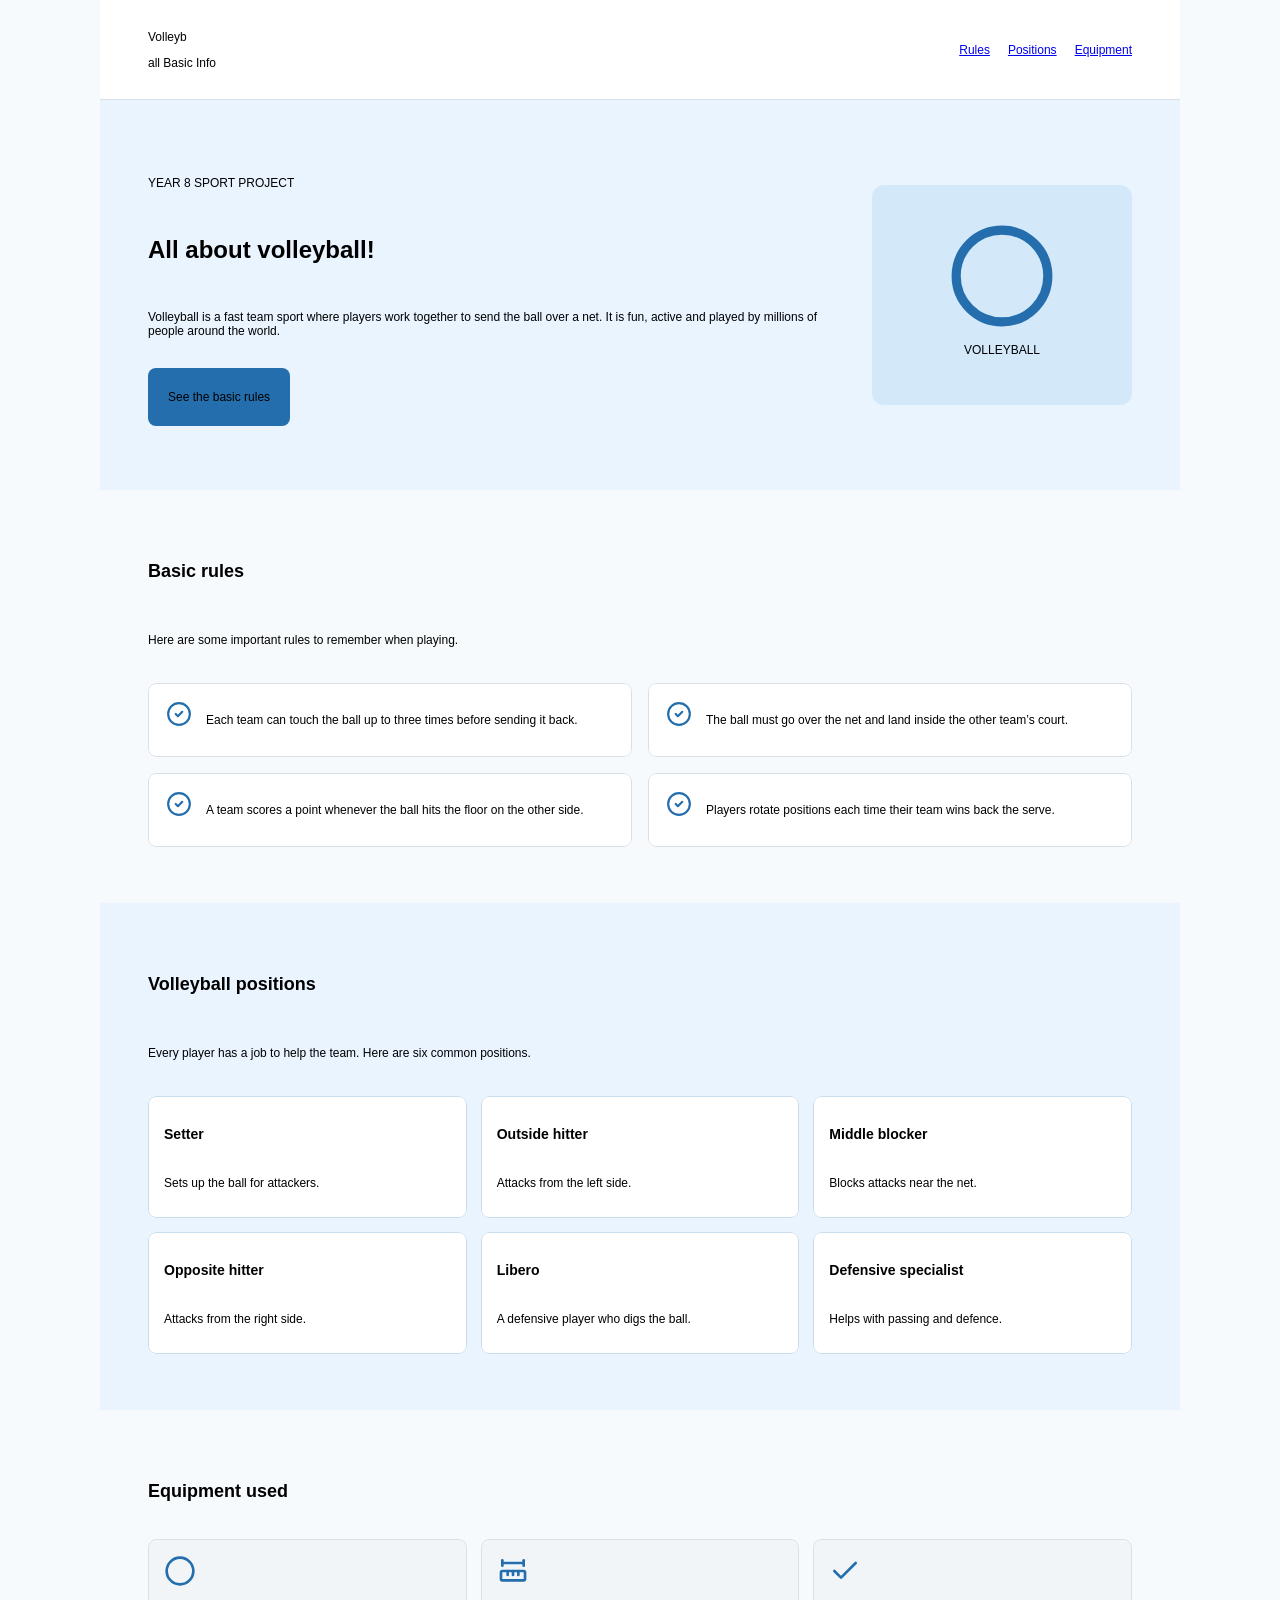
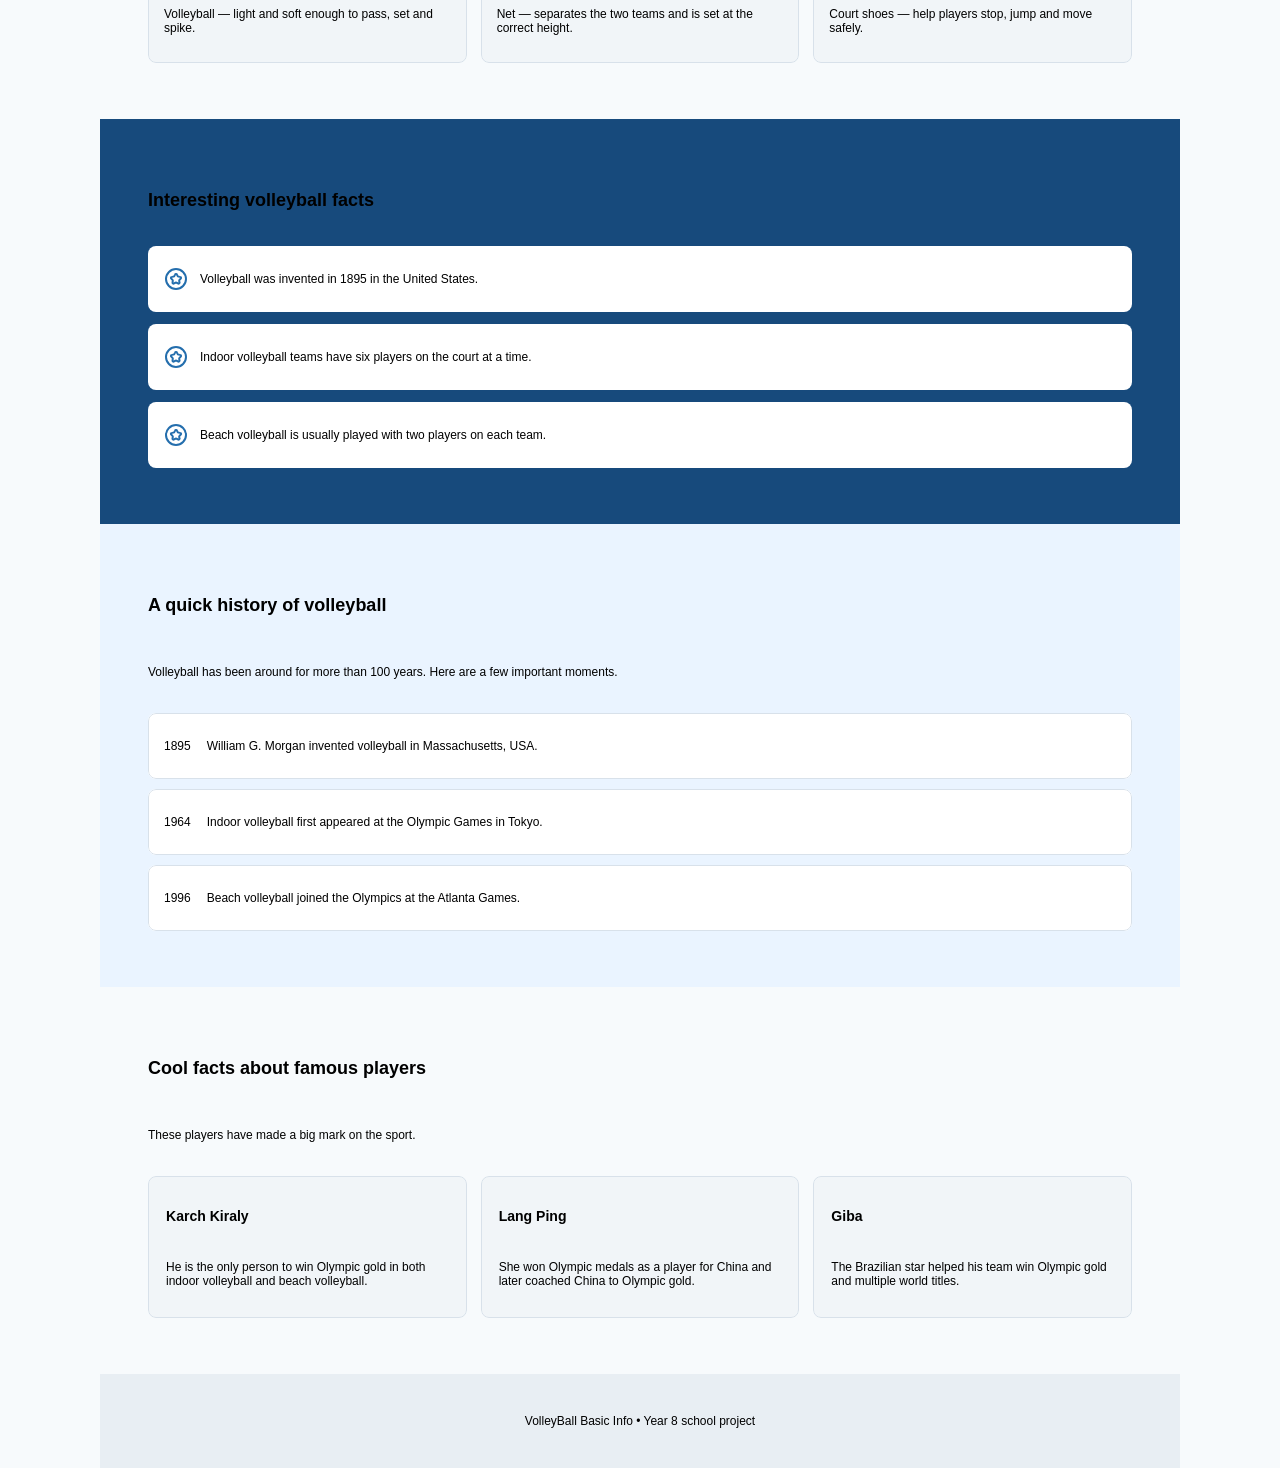
<file: VolleyBall Basic Info_files/canvas-sandbox-on-page.html>
<!DOCTYPE html>
<!-- saved from url=(0674)https://site-f102b40b057c5c518b0e76ee468c7eb64d729afc0f2f2eb6157a32c11d.framercanvas.com/s/app.3db8496ebf672a5c37e4cf7f6b6d242a686d22b6/canvas-sandbox-on-page.html#services=%7B%22api%22%3A%22https%3A%2F%2Fapi.framer.com%22%2C%22app%22%3A%22https%3A%2F%2Fframer.com%22%2C%22canvas%22%3A%22https%3A%2F%2Fframercanvas.com%22%2C%22events%22%3A%22https%3A%2F%2Fevents.framer.com%22%2C%22login%22%3A%22https%3A%2F%2Fframer.com%2Flogin%22%2C%22userContent%22%3A%22https%3A%2F%2Fframerusercontent.com%22%2C%22modulesCDN%22%3A%22https%3A%2F%2Fframerusercontent.com%2Fmodules%22%2C%22modulesShortLink%22%3A%22https%3A%2F%2Fframer.com%2Fm%22%2C%22previewDomain%22%3A%22framer.app%22%7D -->
<html lang="en" dir="ltr"><head><meta http-equiv="Content-Type" content="text/html; charset=UTF-8">
		
		<meta name="viewport" content="width=device-width, initial-scale=1.0, maximum-scale=1.0, user-scalable=no">

		<script type="importmap-shim">
{
	"imports": {
		"framer": "./scripts/framer.esm.js",
		"framer-motion": "https://app.framerstatic.com/framer-motion-esm-shim.R7A4YVQY.mjs",
		"react": "./scripts/react.esm.js",
		"react/jsx-runtime": "./scripts/react-jsx-runtime.esm.js",
		"react/jsx-dev-runtime": "./scripts/react-jsx-runtime.esm.js",
		"react-dom": "./scripts/react-dom.esm.js",
		"react-dom/client": "./scripts/react-dom.esm.js",
		"react-dom/server": "./scripts/react-dom-server.esm.js"
	},
	"scopes": {
		"https://ga.jspm.io/": {
			"fs": "https://framer.com/m/framer/empty.js@0.1.0",
			"process": "https://framer.com/m/framer/empty.js@0.1.0",
			"scheduler": "https://ga.jspm.io/npm:scheduler@0.23.0/index.js"
		}
	}
}
</script>


		
		
			<script src="./react.production.min(1).js.download"></script>
<script src="./react-dom.production.min(1).js.download"></script>
<script src="./react-dom-server-legacy.browser.production.min(1).js.download"></script>
		

		
<script>
	window.__previousRequire__ = window.require
	window.__previousExports__ = window.exports
	window.__previousProcess__ = window.process

	window.require = (moduleSpecifier) => {
		switch (moduleSpecifier) {
			case "react":
				return window.React
			case "object-assign":
				return Object.assign
			default:
				throw new Error("react-jsx-runtime requires unexpected module:" + moduleSpecifier)
		}
	}

	window.__REACT_RUNTIME_JSX__ = { Fragment: undefined, jsx: undefined, jsxs: undefined, jsxDEV: undefined }
	window.exports = {
		set Fragment(value) { window.__REACT_RUNTIME_JSX__.Fragment = value; },
		set jsx(value) { window.__REACT_RUNTIME_JSX__.jsx = value; },
		set jsxs(value) { window.__REACT_RUNTIME_JSX__.jsxs = value; },
		set jsxDEV(value) {window.__REACT_RUNTIME_JSX__.jsxDEV = value; }
	}
</script>

	<script>
		window.process = { env: { NODE_ENV: "production" } }
	</script>
	<script src="./react-jsx-runtime.production.min.js.download"></script>
	<script>
		;(function() {
			const reactJsxRuntimeProductionGlobals = JSON.parse(`["f", "k", "l", "m", "n", "p", "q"]
`)
			if (!Array.isArray(reactJsxRuntimeProductionGlobals) || reactJsxRuntimeProductionGlobals.length === 0) {
				throw new Error("react-jsx-runtime production globals config missing")
			}

			for (const globalName of reactJsxRuntimeProductionGlobals) {
				const value = window[globalName]
				Object.defineProperty(window, globalName, {
					value,
					writable: false,
					configurable: false,
					enumerable: true,
				})
			}
		})()
	</script>

<script>
	// Restore the globals to their prev values.
	window.require = window.__previousRequire__
	window.exports = window.__previousExports__
	window.process = window.__previousProcess__
</script>


		
		<link href="./canvas-sandbox-on-page.B4P2IOFN.css" rel="stylesheet">

		
		<link href="https://app.framerstatic.com/chunk-COOMK3PO.mjs" rel="modulepreload">
<link href="https://app.framerstatic.com/chunk-OP4R2WQ5.mjs" rel="modulepreload">
<link href="https://app.framerstatic.com/chunk-LA34HORX.mjs" rel="modulepreload">
<link href="https://app.framerstatic.com/chunk-FVJDO2XD.mjs" rel="modulepreload">
<link href="https://app.framerstatic.com/chunk-4JY5UMT2.mjs" rel="modulepreload">
<link href="https://app.framerstatic.com/chunk-YRQ7G4QH.mjs" rel="modulepreload">
<link href="https://app.framerstatic.com/chunk-EYM62ZTR.mjs" rel="modulepreload">
<link href="https://app.framerstatic.com/chunk-7MVZGOTY.mjs" rel="modulepreload">
<link href="https://app.framerstatic.com/chunk-HW2CGVEK.mjs" rel="modulepreload">
<link href="https://app.framerstatic.com/chunk-HEPS7ECM.mjs" rel="modulepreload">
<link href="https://app.framerstatic.com/chunk-ALQTE4LH.mjs" rel="modulepreload">
<link href="https://app.framerstatic.com/chunk-Q652OIYH.mjs" rel="modulepreload">
<link href="https://app.framerstatic.com/chunk-SNQCINRC.mjs" rel="modulepreload">
<link href="https://app.framerstatic.com/chunk-4ND3ILPJ.mjs" rel="modulepreload">
<link href="https://app.framerstatic.com/chunk-WLHSDIGQ.mjs" rel="modulepreload">
<link href="https://app.framerstatic.com/chunk-M5XSLRLD.mjs" rel="modulepreload">
<link href="https://app.framerstatic.com/chunk-OLLELJV2.mjs" rel="modulepreload">
<link href="https://app.framerstatic.com/chunk-MJMLUUKM.mjs" rel="modulepreload">
<link href="https://app.framerstatic.com/chunk-AFIDN3ND.mjs" rel="modulepreload">
<link href="https://app.framerstatic.com/chunk-EQBCTBZ3.mjs" rel="modulepreload">
<link href="https://app.framerstatic.com/chunk-OAZP2YM6.mjs" rel="modulepreload">
<link href="https://app.framerstatic.com/chunk-TLQ2TZSR.mjs" rel="modulepreload">
<link href="https://app.framerstatic.com/chunk-FZGWLIPZ.mjs" rel="modulepreload">
<link href="https://app.framerstatic.com/chunk-NQLCAFDF.mjs" rel="modulepreload">
<link href="https://app.framerstatic.com/chunk-L2QYKMOJ.mjs" rel="modulepreload">
<link href="https://app.framerstatic.com/chunk-AYYBTPZU.mjs" rel="modulepreload">
<link href="https://app.framerstatic.com/chunk-UYIYJ4FN.mjs" rel="modulepreload">
<link href="https://app.framerstatic.com/chunk-6C6VSETA.mjs" rel="modulepreload">
<link href="https://app.framerstatic.com/chunk-KYPY4QS7.mjs" rel="modulepreload">
<link href="https://app.framerstatic.com/chunk-FYUJQV6J.mjs" rel="modulepreload">
<link href="https://app.framerstatic.com/chunk-YTTFBDRE.mjs" rel="modulepreload">
<link href="https://app.framerstatic.com/chunk-XD24P57D.mjs" rel="modulepreload">
<link href="https://app.framerstatic.com/chunk-W774OHJB.mjs" rel="modulepreload">
<link href="https://app.framerstatic.com/chunk-REJ2XCEK.mjs" rel="modulepreload">
<link href="https://app.framerstatic.com/chunk-AWX2NFXM.mjs" rel="modulepreload">
<link href="https://app.framerstatic.com/chunk-UZNETSBG.mjs" rel="modulepreload">
<link href="https://app.framerstatic.com/chunk-H4RI37WJ.mjs" rel="modulepreload">
<link href="https://app.framerstatic.com/chunk-EYMNQYLM.mjs" rel="modulepreload">
<link href="https://app.framerstatic.com/chunk-RNHTTH2C.mjs" rel="modulepreload">
<link href="https://app.framerstatic.com/chunk-5WDLMAA7.mjs" rel="modulepreload">
<link href="https://app.framerstatic.com/chunk-P3ZYSNII.mjs" rel="modulepreload">
<link href="https://app.framerstatic.com/chunk-JTCAKYEM.mjs" rel="modulepreload">
<link href="https://app.framerstatic.com/chunk-KWIZ6NK4.mjs" rel="modulepreload">
<link href="https://app.framerstatic.com/chunk-BEYUN3MA.mjs" rel="modulepreload">
<link href="https://app.framerstatic.com/chunk-K7R2FMXE.mjs" rel="modulepreload">
<link href="https://app.framerstatic.com/chunk-CICVJUAM.mjs" rel="modulepreload">
<link href="https://app.framerstatic.com/chunk-XUP3VNZ4.mjs" rel="modulepreload">
<link href="https://app.framerstatic.com/chunk-IPACZIJ7.mjs" rel="modulepreload">
<link href="https://app.framerstatic.com/chunk-FK7GICOX.mjs" rel="modulepreload">
<link href="https://app.framerstatic.com/chunk-VPDJYJ6F.mjs" rel="modulepreload">
<link href="https://app.framerstatic.com/chunk-L22RSEXF.mjs" rel="modulepreload">
<link href="https://app.framerstatic.com/chunk-KMVIDQOY.mjs" rel="modulepreload">
<link href="https://app.framerstatic.com/chunk-A6YKEKT4.mjs" rel="modulepreload">
<link href="https://app.framerstatic.com/chunk-Z37QFYCB.mjs" rel="modulepreload">
<link href="https://app.framerstatic.com/chunk-SPWSWTND.mjs" rel="modulepreload">
<link href="https://app.framerstatic.com/chunk-WIPOO425.mjs" rel="modulepreload">
<link href="https://app.framerstatic.com/chunk-T4REZXS7.mjs" rel="modulepreload">
<link href="https://app.framerstatic.com/chunk-WXL5QRLL.mjs" rel="modulepreload">
<link href="https://app.framerstatic.com/chunk-M2KZB3CY.mjs" rel="modulepreload">
<link href="https://app.framerstatic.com/chunk-4UPUMYFX.mjs" rel="modulepreload">
<link href="https://app.framerstatic.com/chunk-AX4OOVNF.mjs" rel="modulepreload">
<link href="https://app.framerstatic.com/chunk-V7FUNARM.mjs" rel="modulepreload">
<link href="https://app.framerstatic.com/chunk-USLDBDDE.mjs" rel="modulepreload">
<link href="https://app.framerstatic.com/chunk-VIQ34J4S.mjs" rel="modulepreload">
<link href="https://app.framerstatic.com/chunk-YZERGCYK.mjs" rel="modulepreload">
<link href="https://app.framerstatic.com/chunk-XFC6OVIX.mjs" rel="modulepreload">
<link href="https://app.framerstatic.com/chunk-F3T3XR66.mjs" rel="modulepreload">
<link href="https://app.framerstatic.com/chunk-LQLFGCPO.mjs" rel="modulepreload">
	<style type="text/css" data-framer-css="true"></style></head>

	<body data-framer-theme="light">
		<main class=""><div><div data-framer-component-type="Frame" data-framer-name="Desktop" id="WQLkyLRf1" name="Desktop" style="display: flex; flex: 0 0 auto; user-select: none; background-color: rgb(247, 250, 252); pointer-events: none; width: auto; height: min-content; top: 0px; left: 0px; padding: 0px; flex-flow: column; place-content: center flex-start; align-items: center; gap: 0px; position: relative; min-height: 100vh; overflow-x: var(--overflow-clip-fallback, clip); overflow-y: var(--overflow-clip-fallback, clip); transform: none;"><div data-framer-component-type="Frame" id="ikw8GDzLY" data-framer-name="Navigation" name="Navigation" style="display: flex; flex: 0 0 auto; user-select: none; background-color: rgb(255, 255, 255); pointer-events: none; width: 100%; height: min-content; max-width: 1080px; position: relative; padding: 18px 48px; flex-flow: row; place-content: center space-between; align-items: center; overflow-x: var(--overflow-clip-fallback, clip); overflow-y: var(--overflow-clip-fallback, clip); transform: none;"><div id="IZEcUIYxO" data-framer-name="Site Title" data-framer-component-type="RichTextContainer" style="opacity: 1; width: auto; height: auto; white-space: pre; position: relative; transform: none;"><p dir="auto" class="framer-text" style="--framer-font-family: &quot;Nunito&quot;, &quot;Nunito Placeholder&quot;, sans-serif; --framer-font-weight: 800; --font-selector: RlM7TnVuaXRvLWV4dHJhYm9sZA==; --framer-text-color: rgb(23, 74, 124); --framer-font-size: 22px; --framer-line-height: 1.1em;">Volleyb</p><p dir="auto" class="framer-text" style="--framer-font-family: &quot;Nunito&quot;, &quot;Nunito Placeholder&quot;, sans-serif; --framer-font-weight: 800; --font-selector: RlM7TnVuaXRvLWV4dHJhYm9sZA==; --framer-text-color: rgb(23, 74, 124); --framer-font-size: 22px; --framer-line-height: 1.1em;">all Basic Info</p></div><div data-framer-component-type="Frame" id="Oi3SjwR5n" data-framer-name="Navigation Links" name="Navigation Links" style="display: flex; flex: 0 0 auto; user-select: none; pointer-events: none; width: min-content; height: min-content; position: relative; padding: 0px; flex-flow: row; place-content: center flex-start; align-items: center; gap: 18px; overflow: visible; transform: none;"><div id="aZNdhnIPf" data-framer-name="Rules Link" data-framer-component-type="RichTextContainer" style="opacity: 1; width: auto; height: auto; white-space: pre; position: relative; transform: none;"><p dir="auto" class="framer-text" style="--framer-font-family: &quot;Nunito&quot;, &quot;Nunito Placeholder&quot;, sans-serif; --framer-font-weight: 700; --font-selector: RlM7TnVuaXRvLWJvbGQ=; --framer-text-color: rgb(23, 74, 124); --framer-font-size: 15px;"><a class="framer-text" href="https://site-f102b40b057c5c518b0e76ee468c7eb64d729afc0f2f2eb6157a32c11d.framercanvas.com/s/app.3db8496ebf672a5c37e4cf7f6b6d242a686d22b6/">Rules</a></p></div><div id="CgrnFLS8z" data-framer-name="Positions Link" data-framer-component-type="RichTextContainer" style="opacity: 1; width: auto; height: auto; white-space: pre; position: relative; transform: none;"><p dir="auto" class="framer-text" style="--framer-font-family: &quot;Nunito&quot;, &quot;Nunito Placeholder&quot;, sans-serif; --framer-font-weight: 700; --font-selector: RlM7TnVuaXRvLWJvbGQ=; --framer-text-color: rgb(23, 74, 124); --framer-font-size: 15px;"><a class="framer-text" href="https://site-f102b40b057c5c518b0e76ee468c7eb64d729afc0f2f2eb6157a32c11d.framercanvas.com/s/app.3db8496ebf672a5c37e4cf7f6b6d242a686d22b6/">Positions</a></p></div><div id="Q2hfyvg8Z" data-framer-name="Equipment Link" data-framer-component-type="RichTextContainer" style="opacity: 1; width: auto; height: auto; white-space: pre; position: relative; transform: none;"><p dir="auto" class="framer-text" style="--framer-font-family: &quot;Nunito&quot;, &quot;Nunito Placeholder&quot;, sans-serif; --framer-font-weight: 700; --font-selector: RlM7TnVuaXRvLWJvbGQ=; --framer-text-color: rgb(23, 74, 124); --framer-font-size: 15px;"><a class="framer-text" href="https://site-f102b40b057c5c518b0e76ee468c7eb64d729afc0f2f2eb6157a32c11d.framercanvas.com/s/app.3db8496ebf672a5c37e4cf7f6b6d242a686d22b6/">Equipment</a></p></div></div><div data-frame-border="true" style="position: absolute; inset: 0px; border-radius: inherit; corner-shape: inherit; pointer-events: none; border-style: solid; border-color: rgb(216, 225, 234); border-width: 0px 0px 1px;"></div></div><div data-framer-component-type="Frame" id="yTvduusmv" data-framer-name="Welcome" name="Welcome" style="display: flex; flex: 0 0 auto; user-select: none; background-color: rgb(234, 244, 255); pointer-events: none; width: 100%; height: min-content; max-width: 1080px; position: relative; padding: 64px 48px; flex-flow: row; place-content: center flex-start; align-items: center; gap: 48px; overflow-x: var(--overflow-clip-fallback, clip); overflow-y: var(--overflow-clip-fallback, clip); transform: none;"><div data-framer-component-type="Frame" id="gIm_OhEFx" data-framer-name="Introduction Copy" name="Introduction Copy" style="display: flex; flex: 1 0 0px; user-select: none; pointer-events: none; width: 1px; height: min-content; position: relative; padding: 0px; flex-flow: column; place-content: flex-start; align-items: flex-start; gap: 18px; overflow-x: var(--overflow-clip-fallback, clip); overflow-y: var(--overflow-clip-fallback, clip); transform: none;"><div id="GdkIhCH2v" data-framer-name="School Project Label" data-framer-component-type="RichTextContainer" style="opacity: 1; width: 100%; height: auto; white-space: pre-wrap; overflow-wrap: break-word; word-break: break-word; position: relative; transform: none;"><p dir="auto" class="framer-text" style="--framer-font-family: &quot;Nunito&quot;, &quot;Nunito Placeholder&quot;, sans-serif; --framer-font-weight: 800; --font-selector: RlM7TnVuaXRvLWV4dHJhYm9sZA==; --framer-text-color: #2A72B5; --framer-font-size: 14px; --framer-letter-spacing: 1px;">YEAR 8 SPORT PROJECT</p></div><div id="OoL5PXEei" data-framer-name="Welcome Heading" data-framer-component-type="RichTextContainer" style="opacity: 1; width: 100%; height: auto; white-space: pre-wrap; overflow-wrap: break-word; word-break: break-word; position: relative; transform: none;"><h1 dir="auto" class="framer-text" style="--framer-font-family: &quot;Nunito&quot;, &quot;Nunito Placeholder&quot;, sans-serif; --framer-font-weight: 800; --font-selector: RlM7TnVuaXRvLWV4dHJhYm9sZA==; --framer-text-color: #174A7C; --framer-font-size: 46px; --framer-line-height: 1.05em;">All about volleyball!</h1></div><div id="rO0MsTPQS" data-framer-name="Welcome Text" data-framer-component-type="RichTextContainer" style="opacity: 1; width: 100%; height: auto; --framer-text-wrap: balance; white-space: pre-wrap; overflow-wrap: break-word; word-break: break-word; position: relative; transform: none;"><p dir="auto" class="framer-text" style="--framer-font-family: &quot;Nunito&quot;, &quot;Nunito Placeholder&quot;, sans-serif; --font-selector: RlM7TnVuaXRvLXJlZ3VsYXI=; --framer-text-color: #415A70; --framer-font-size: 18px; --framer-line-height: 1.55em;">Volleyball is a fast team sport where players work together to send the ball over a net. It is fun, active and played by millions of people around the world.</p></div><div data-framer-component-type="Frame" id="X4X7d5PGE" data-framer-name="See The Rules Button" name="See The Rules Button" style="display: flex; flex: 0 0 auto; user-select: none; background-color: rgb(36, 110, 173); pointer-events: none; width: min-content; height: min-content; border-radius: 8px; position: relative; padding: 10px 20px; flex-flow: row; place-content: center; align-items: center; gap: 0px; overflow-x: var(--overflow-clip-fallback, clip); overflow-y: var(--overflow-clip-fallback, clip); transform: none;"><div id="R9i2K1bNG" data-framer-name="Button Label" data-framer-component-type="RichTextContainer" style="opacity: 1; width: auto; height: auto; white-space: pre; position: relative; transform: none;"><p dir="auto" class="framer-text" style="--framer-font-family: &quot;Nunito&quot;, &quot;Nunito Placeholder&quot;, sans-serif; --framer-font-weight: 800; --font-selector: RlM7TnVuaXRvLWV4dHJhYm9sZA==; --framer-text-color: #FFFFFF;">See the basic rules</p></div></div></div><div data-framer-component-type="Frame" id="u1WFfbOPG" data-framer-name="Volleyball Drawing" name="Volleyball Drawing" style="display: flex; flex: 0 0 auto; user-select: none; background-color: rgb(211, 233, 250); pointer-events: none; width: 260px; height: 220px; border-radius: 12px; position: relative; padding: 28px; flex-flow: column; place-content: center; align-items: center; gap: 0px; overflow-x: var(--overflow-clip-fallback, clip); overflow-y: var(--overflow-clip-fallback, clip); transform: none;"><svg data-framer-component-type="Frame" class="framer-bJLUb" role="presentation" viewBox="0 0 24 24" style="--1m973uw: #246EAD; --js9iwy: 2; display: block; flex: 0 0 auto; user-select: none; width: 110px; height: auto; position: relative; transform: none;"><use href="#1298646839"></use></svg><div id="g8TCOsviM" data-framer-name="Volleyball Label" data-framer-component-type="RichTextContainer" style="opacity: 1; width: auto; height: auto; white-space: pre; position: relative; transform: none;"><p dir="auto" class="framer-text" style="--framer-font-family: &quot;Nunito&quot;, &quot;Nunito Placeholder&quot;, sans-serif; --framer-font-weight: 800; --font-selector: RlM7TnVuaXRvLWV4dHJhYm9sZA==; --framer-text-color: #174A7C; --framer-letter-spacing: 1px;">VOLLEYBALL</p></div></div></div><div data-framer-component-type="Frame" id="pOWLbMZbU" data-framer-name="Basic Rules" name="Basic Rules" style="display: flex; flex: 0 0 auto; user-select: none; pointer-events: none; width: 100%; height: min-content; max-width: 1080px; position: relative; padding: 56px 48px; flex-flow: column; place-content: flex-start; align-items: flex-start; gap: 24px; overflow-x: var(--overflow-clip-fallback, clip); overflow-y: var(--overflow-clip-fallback, clip); transform: none;"><div id="KEU2LxYEA" data-framer-name="Rules Heading" data-framer-component-type="RichTextContainer" style="opacity: 1; width: 100%; height: auto; white-space: pre-wrap; overflow-wrap: break-word; word-break: break-word; position: relative; transform: none;"><h2 dir="auto" class="framer-text" style="--framer-font-family: &quot;Nunito&quot;, &quot;Nunito Placeholder&quot;, sans-serif; --framer-font-weight: 800; --font-selector: RlM7TnVuaXRvLWV4dHJhYm9sZA==; --framer-text-color: #174A7C; --framer-font-size: 32px;">Basic rules</h2></div><div id="CXmGjxyiT" data-framer-name="Rules Introduction" data-framer-component-type="RichTextContainer" style="opacity: 1; width: 100%; height: auto; white-space: pre-wrap; overflow-wrap: break-word; word-break: break-word; position: relative; transform: none;"><p dir="auto" class="framer-text" style="--framer-font-family: &quot;Nunito&quot;, &quot;Nunito Placeholder&quot;, sans-serif; --font-selector: RlM7TnVuaXRvLXJlZ3VsYXI=; --framer-text-color: #415A70; --framer-font-size: 17px; --framer-line-height: 1.5em;">Here are some important rules to remember when playing.</p></div><div data-framer-component-type="Frame" id="lI0WcJdy9" data-framer-name="Rules Cards" name="Rules Cards" style="display: grid; flex: 0 0 auto; user-select: none; pointer-events: none; width: 100%; height: min-content; position: relative; grid-template-columns: repeat(2, minmax(200px, 1fr)); justify-content: center; grid-auto-rows: minmax(0px, 1fr); grid-template-rows: repeat(1, minmax(0px, 1fr)); padding: 0px; gap: 16px; overflow-x: var(--overflow-clip-fallback, clip); overflow-y: var(--overflow-clip-fallback, clip); transform: none;"><div data-framer-component-type="Frame" id="p0znOeDSz" data-framer-name="Rule One" name="Rule One" style="display: flex; flex: 0 0 auto; user-select: none; background-color: rgb(255, 255, 255); pointer-events: none; width: 100%; height: 100%; border-radius: 8px; position: relative; place-self: start; padding: 18px; flex-flow: row; place-content: flex-start; align-items: flex-start; gap: 14px; overflow-x: var(--overflow-clip-fallback, clip); overflow-y: var(--overflow-clip-fallback, clip); transform: none;"><svg data-framer-component-type="Frame" class="framer-E6ihB" role="presentation" viewBox="0 0 24 24" style="--1m973uw: #246EAD; --js9iwy: 2; display: block; flex: 0 0 auto; user-select: none; width: 26px; height: auto; position: relative; transform: none;"><use href="#2994208654"></use></svg><div id="BhW740jqZ" data-framer-name="Rule One Text" data-framer-component-type="RichTextContainer" style="opacity: 1; width: 1px; height: auto; white-space: pre-wrap; overflow-wrap: break-word; word-break: break-word; flex: 1 0 0px; position: relative; transform: none;"><p dir="auto" class="framer-text" style="--framer-font-family: &quot;Nunito&quot;, &quot;Nunito Placeholder&quot;, sans-serif; --framer-font-weight: 600; --font-selector: RlM7TnVuaXRvLXNlbWlib2xk; --framer-text-color: #29465E; --framer-line-height: 1.4em;">Each team can touch the ball up to three times before sending it back.</p></div><div data-frame-border="true" style="position: absolute; inset: 0px; border-radius: inherit; corner-shape: inherit; pointer-events: none; border-style: solid; border-color: rgb(216, 225, 234); border-width: 1px;"></div></div><div data-framer-component-type="Frame" id="YyDvwhqAU" data-framer-name="Rule Two" name="Rule Two" style="display: flex; flex: 0 0 auto; user-select: none; background-color: rgb(255, 255, 255); pointer-events: none; width: 100%; height: 100%; border-radius: 8px; position: relative; place-self: start; padding: 18px; flex-flow: row; place-content: flex-start; align-items: flex-start; gap: 14px; overflow-x: var(--overflow-clip-fallback, clip); overflow-y: var(--overflow-clip-fallback, clip); transform: none;"><svg data-framer-component-type="Frame" class="framer-E6ihB" role="presentation" viewBox="0 0 24 24" style="--1m973uw: #246EAD; --js9iwy: 2; display: block; flex: 0 0 auto; user-select: none; width: 26px; height: auto; position: relative; transform: none;"><use href="#2994208654"></use></svg><div id="YaG1fM5PH" data-framer-name="Rule Two Text" data-framer-component-type="RichTextContainer" style="opacity: 1; width: 1px; height: auto; white-space: pre-wrap; overflow-wrap: break-word; word-break: break-word; flex: 1 0 0px; position: relative; transform: none;"><p dir="auto" class="framer-text" style="--framer-font-family: &quot;Nunito&quot;, &quot;Nunito Placeholder&quot;, sans-serif; --framer-font-weight: 600; --font-selector: RlM7TnVuaXRvLXNlbWlib2xk; --framer-text-color: #29465E; --framer-line-height: 1.4em;">The ball must go over the net and land inside the other team’s court.</p></div><div data-frame-border="true" style="position: absolute; inset: 0px; border-radius: inherit; corner-shape: inherit; pointer-events: none; border-style: solid; border-color: rgb(216, 225, 234); border-width: 1px;"></div></div><div data-framer-component-type="Frame" id="rwssyZtb1" data-framer-name="Rule Three" name="Rule Three" style="display: flex; flex: 0 0 auto; user-select: none; background-color: rgb(255, 255, 255); pointer-events: none; width: 100%; height: 100%; border-radius: 8px; position: relative; place-self: start; padding: 18px; flex-flow: row; place-content: flex-start; align-items: flex-start; gap: 14px; overflow-x: var(--overflow-clip-fallback, clip); overflow-y: var(--overflow-clip-fallback, clip); transform: none;"><svg data-framer-component-type="Frame" class="framer-E6ihB" role="presentation" viewBox="0 0 24 24" style="--1m973uw: #246EAD; --js9iwy: 2; display: block; flex: 0 0 auto; user-select: none; width: 26px; height: auto; position: relative; transform: none;"><use href="#2994208654"></use></svg><div id="JPJgkcaEu" data-framer-name="Rule Three Text" data-framer-component-type="RichTextContainer" style="opacity: 1; width: 1px; height: auto; white-space: pre-wrap; overflow-wrap: break-word; word-break: break-word; flex: 1 0 0px; position: relative; transform: none;"><p dir="auto" class="framer-text" style="--framer-font-family: &quot;Nunito&quot;, &quot;Nunito Placeholder&quot;, sans-serif; --framer-font-weight: 600; --font-selector: RlM7TnVuaXRvLXNlbWlib2xk; --framer-text-color: #29465E; --framer-line-height: 1.4em;">A team scores a point whenever the ball hits the floor on the other side.</p></div><div data-frame-border="true" style="position: absolute; inset: 0px; border-radius: inherit; corner-shape: inherit; pointer-events: none; border-style: solid; border-color: rgb(216, 225, 234); border-width: 1px;"></div></div><div data-framer-component-type="Frame" id="nXPWDm7GR" data-framer-name="Rule Four" name="Rule Four" style="display: flex; flex: 0 0 auto; user-select: none; background-color: rgb(255, 255, 255); pointer-events: none; width: 100%; height: 100%; border-radius: 8px; position: relative; place-self: start; padding: 18px; flex-flow: row; place-content: flex-start; align-items: flex-start; gap: 14px; overflow-x: var(--overflow-clip-fallback, clip); overflow-y: var(--overflow-clip-fallback, clip); transform: none;"><svg data-framer-component-type="Frame" class="framer-E6ihB" role="presentation" viewBox="0 0 24 24" style="--1m973uw: #246EAD; --js9iwy: 2; display: block; flex: 0 0 auto; user-select: none; width: 26px; height: auto; position: relative; transform: none;"><use href="#2994208654"></use></svg><div id="Tdmbt8mEk" data-framer-name="Rule Four Text" data-framer-component-type="RichTextContainer" style="opacity: 1; width: 1px; height: auto; white-space: pre-wrap; overflow-wrap: break-word; word-break: break-word; flex: 1 0 0px; position: relative; transform: none;"><p dir="auto" class="framer-text" style="--framer-font-family: &quot;Nunito&quot;, &quot;Nunito Placeholder&quot;, sans-serif; --framer-font-weight: 600; --font-selector: RlM7TnVuaXRvLXNlbWlib2xk; --framer-text-color: #29465E; --framer-line-height: 1.4em;">Players rotate positions each time their team wins back the serve.</p></div><div data-frame-border="true" style="position: absolute; inset: 0px; border-radius: inherit; corner-shape: inherit; pointer-events: none; border-style: solid; border-color: rgb(216, 225, 234); border-width: 1px;"></div></div></div></div><div data-framer-component-type="Frame" id="vpqRe1Mdt" data-framer-name="Volleyball Positions" name="Volleyball Positions" style="display: flex; flex: 0 0 auto; user-select: none; background-color: rgb(234, 244, 255); pointer-events: none; width: 100%; height: min-content; max-width: 1080px; position: relative; padding: 56px 48px; flex-flow: column; place-content: flex-start; align-items: flex-start; gap: 24px; overflow-x: var(--overflow-clip-fallback, clip); overflow-y: var(--overflow-clip-fallback, clip); transform: none;"><div id="uWleKKrl7" data-framer-name="Positions Heading" data-framer-component-type="RichTextContainer" style="opacity: 1; width: 100%; height: auto; white-space: pre-wrap; overflow-wrap: break-word; word-break: break-word; position: relative; transform: none;"><h2 dir="auto" class="framer-text" style="--framer-font-family: &quot;Nunito&quot;, &quot;Nunito Placeholder&quot;, sans-serif; --framer-font-weight: 800; --font-selector: RlM7TnVuaXRvLWV4dHJhYm9sZA==; --framer-text-color: #174A7C; --framer-font-size: 32px;">Volleyball positions</h2></div><div id="Rbmz0ehdX" data-framer-name="Positions Introduction" data-framer-component-type="RichTextContainer" style="opacity: 1; width: 100%; height: auto; white-space: pre-wrap; overflow-wrap: break-word; word-break: break-word; position: relative; transform: none;"><p dir="auto" class="framer-text" style="--framer-font-family: &quot;Nunito&quot;, &quot;Nunito Placeholder&quot;, sans-serif; --font-selector: RlM7TnVuaXRvLXJlZ3VsYXI=; --framer-text-color: #415A70; --framer-font-size: 17px; --framer-line-height: 1.5em;">Every player has a job to help the team. Here are six common positions.</p></div><div data-framer-component-type="Frame" id="NFIhOyfL2" data-framer-name="Positions Cards" name="Positions Cards" style="display: grid; flex: 0 0 auto; user-select: none; pointer-events: none; width: 100%; height: min-content; position: relative; grid-template-columns: repeat(3, minmax(120px, 1fr)); justify-content: center; grid-auto-rows: minmax(0px, 1fr); grid-template-rows: repeat(1, minmax(0px, 1fr)); padding: 0px; gap: 14px; overflow-x: var(--overflow-clip-fallback, clip); overflow-y: var(--overflow-clip-fallback, clip); transform: none;"><div data-framer-component-type="Frame" id="cxCzXHCK3" data-framer-name="Setter" name="Setter" style="display: flex; flex: 0 0 auto; user-select: none; background-color: rgb(255, 255, 255); pointer-events: none; width: 100%; height: 100%; border-radius: 8px; position: relative; place-self: start; padding: 16px; flex-flow: column; place-content: flex-start; align-items: flex-start; gap: 8px; overflow-x: var(--overflow-clip-fallback, clip); overflow-y: var(--overflow-clip-fallback, clip); transform: none;"><div id="hkD7_NhwY" data-framer-name="Setter Title" data-framer-component-type="RichTextContainer" style="opacity: 1; width: 100%; height: auto; white-space: pre-wrap; overflow-wrap: break-word; word-break: break-word; position: relative; transform: none;"><h3 dir="auto" class="framer-text" style="--framer-font-family: &quot;Nunito&quot;, &quot;Nunito Placeholder&quot;, sans-serif; --framer-font-weight: 800; --font-selector: RlM7TnVuaXRvLWV4dHJhYm9sZA==; --framer-text-color: #246EAD; --framer-font-size: 20px;">Setter</h3></div><div id="NFVIqRL5t" data-framer-name="Setter Text" data-framer-component-type="RichTextContainer" style="opacity: 1; width: 100%; height: auto; white-space: pre-wrap; overflow-wrap: break-word; word-break: break-word; position: relative; transform: none;"><p dir="auto" class="framer-text" style="--framer-font-family: &quot;Nunito&quot;, &quot;Nunito Placeholder&quot;, sans-serif; --font-selector: RlM7TnVuaXRvLXJlZ3VsYXI=; --framer-text-color: #415A70; --framer-font-size: 15px; --framer-line-height: 1.4em;">Sets up the ball for attackers.</p></div><div data-frame-border="true" style="position: absolute; inset: 0px; border-radius: inherit; corner-shape: inherit; pointer-events: none; border-style: solid; border-color: rgb(201, 221, 236); border-width: 1px;"></div></div><div data-framer-component-type="Frame" id="AO9qwJ87Y" data-framer-name="Outside Hitter" name="Outside Hitter" style="display: flex; flex: 0 0 auto; user-select: none; background-color: rgb(255, 255, 255); pointer-events: none; width: 100%; height: 100%; border-radius: 8px; position: relative; place-self: start; padding: 16px; flex-flow: column; place-content: flex-start; align-items: flex-start; gap: 8px; overflow-x: var(--overflow-clip-fallback, clip); overflow-y: var(--overflow-clip-fallback, clip); transform: none;"><div id="iejwlPgW0" data-framer-name="Outside Hitter Title" data-framer-component-type="RichTextContainer" style="opacity: 1; width: 100%; height: auto; white-space: pre-wrap; overflow-wrap: break-word; word-break: break-word; position: relative; transform: none;"><h3 dir="auto" class="framer-text" style="--framer-font-family: &quot;Nunito&quot;, &quot;Nunito Placeholder&quot;, sans-serif; --framer-font-weight: 800; --font-selector: RlM7TnVuaXRvLWV4dHJhYm9sZA==; --framer-text-color: #246EAD; --framer-font-size: 20px;">Outside hitter</h3></div><div id="fNud_ge3Q" data-framer-name="Outside Hitter Text" data-framer-component-type="RichTextContainer" style="opacity: 1; width: 100%; height: auto; white-space: pre-wrap; overflow-wrap: break-word; word-break: break-word; position: relative; transform: none;"><p dir="auto" class="framer-text" style="--framer-font-family: &quot;Nunito&quot;, &quot;Nunito Placeholder&quot;, sans-serif; --font-selector: RlM7TnVuaXRvLXJlZ3VsYXI=; --framer-text-color: #415A70; --framer-font-size: 15px; --framer-line-height: 1.4em;">Attacks from the left side.</p></div><div data-frame-border="true" style="position: absolute; inset: 0px; border-radius: inherit; corner-shape: inherit; pointer-events: none; border-style: solid; border-color: rgb(201, 221, 236); border-width: 1px;"></div></div><div data-framer-component-type="Frame" id="BoAyriSJV" data-framer-name="Middle Blocker" name="Middle Blocker" style="display: flex; flex: 0 0 auto; user-select: none; background-color: rgb(255, 255, 255); pointer-events: none; width: 100%; height: 100%; border-radius: 8px; position: relative; place-self: start; padding: 16px; flex-flow: column; place-content: flex-start; align-items: flex-start; gap: 8px; overflow-x: var(--overflow-clip-fallback, clip); overflow-y: var(--overflow-clip-fallback, clip); transform: none;"><div id="dT9dRx4fc" data-framer-name="Middle Blocker Title" data-framer-component-type="RichTextContainer" style="opacity: 1; width: 100%; height: auto; white-space: pre-wrap; overflow-wrap: break-word; word-break: break-word; position: relative; transform: none;"><h3 dir="auto" class="framer-text" style="--framer-font-family: &quot;Nunito&quot;, &quot;Nunito Placeholder&quot;, sans-serif; --framer-font-weight: 800; --font-selector: RlM7TnVuaXRvLWV4dHJhYm9sZA==; --framer-text-color: #246EAD; --framer-font-size: 20px;">Middle blocker</h3></div><div id="DvZ40Cl5E" data-framer-name="Middle Blocker Text" data-framer-component-type="RichTextContainer" style="opacity: 1; width: 100%; height: auto; white-space: pre-wrap; overflow-wrap: break-word; word-break: break-word; position: relative; transform: none;"><p dir="auto" class="framer-text" style="--framer-font-family: &quot;Nunito&quot;, &quot;Nunito Placeholder&quot;, sans-serif; --font-selector: RlM7TnVuaXRvLXJlZ3VsYXI=; --framer-text-color: #415A70; --framer-font-size: 15px; --framer-line-height: 1.4em;">Blocks attacks near the net.</p></div><div data-frame-border="true" style="position: absolute; inset: 0px; border-radius: inherit; corner-shape: inherit; pointer-events: none; border-style: solid; border-color: rgb(201, 221, 236); border-width: 1px;"></div></div><div data-framer-component-type="Frame" id="LBD8630SN" data-framer-name="Opposite Hitter" name="Opposite Hitter" style="display: flex; flex: 0 0 auto; user-select: none; background-color: rgb(255, 255, 255); pointer-events: none; width: 100%; height: 100%; border-radius: 8px; position: relative; place-self: start; padding: 16px; flex-flow: column; place-content: flex-start; align-items: flex-start; gap: 8px; overflow-x: var(--overflow-clip-fallback, clip); overflow-y: var(--overflow-clip-fallback, clip); transform: none;"><div id="FHWeQslIR" data-framer-name="Opposite Hitter Title" data-framer-component-type="RichTextContainer" style="opacity: 1; width: 100%; height: auto; white-space: pre-wrap; overflow-wrap: break-word; word-break: break-word; position: relative; transform: none;"><h3 dir="auto" class="framer-text" style="--framer-font-family: &quot;Nunito&quot;, &quot;Nunito Placeholder&quot;, sans-serif; --framer-font-weight: 800; --font-selector: RlM7TnVuaXRvLWV4dHJhYm9sZA==; --framer-text-color: #246EAD; --framer-font-size: 20px;">Opposite hitter</h3></div><div id="Ir_pbsOhP" data-framer-name="Opposite Hitter Text" data-framer-component-type="RichTextContainer" style="opacity: 1; width: 100%; height: auto; white-space: pre-wrap; overflow-wrap: break-word; word-break: break-word; position: relative; transform: none;"><p dir="auto" class="framer-text" style="--framer-font-family: &quot;Nunito&quot;, &quot;Nunito Placeholder&quot;, sans-serif; --font-selector: RlM7TnVuaXRvLXJlZ3VsYXI=; --framer-text-color: #415A70; --framer-font-size: 15px; --framer-line-height: 1.4em;">Attacks from the right side.</p></div><div data-frame-border="true" style="position: absolute; inset: 0px; border-radius: inherit; corner-shape: inherit; pointer-events: none; border-style: solid; border-color: rgb(201, 221, 236); border-width: 1px;"></div></div><div data-framer-component-type="Frame" id="XJqgZSFZg" data-framer-name="Libero" name="Libero" style="display: flex; flex: 0 0 auto; user-select: none; background-color: rgb(255, 255, 255); pointer-events: none; width: 100%; height: 100%; border-radius: 8px; position: relative; place-self: start; padding: 16px; flex-flow: column; place-content: flex-start; align-items: flex-start; gap: 8px; overflow-x: var(--overflow-clip-fallback, clip); overflow-y: var(--overflow-clip-fallback, clip); transform: none;"><div id="UU_5tlTkx" data-framer-name="Libero Title" data-framer-component-type="RichTextContainer" style="opacity: 1; width: 100%; height: auto; white-space: pre-wrap; overflow-wrap: break-word; word-break: break-word; position: relative; transform: none;"><h3 dir="auto" class="framer-text" style="--framer-font-family: &quot;Nunito&quot;, &quot;Nunito Placeholder&quot;, sans-serif; --framer-font-weight: 800; --font-selector: RlM7TnVuaXRvLWV4dHJhYm9sZA==; --framer-text-color: #246EAD; --framer-font-size: 20px;">Libero</h3></div><div id="zQ0MAz1D3" data-framer-name="Libero Text" data-framer-component-type="RichTextContainer" style="opacity: 1; width: 100%; height: auto; white-space: pre-wrap; overflow-wrap: break-word; word-break: break-word; position: relative; transform: none;"><p dir="auto" class="framer-text" style="--framer-font-family: &quot;Nunito&quot;, &quot;Nunito Placeholder&quot;, sans-serif; --font-selector: RlM7TnVuaXRvLXJlZ3VsYXI=; --framer-text-color: #415A70; --framer-font-size: 15px; --framer-line-height: 1.4em;">A defensive player who digs the ball.</p></div><div data-frame-border="true" style="position: absolute; inset: 0px; border-radius: inherit; corner-shape: inherit; pointer-events: none; border-style: solid; border-color: rgb(201, 221, 236); border-width: 1px;"></div></div><div data-framer-component-type="Frame" id="pR4OTgLVP" data-framer-name="Defensive Specialist" name="Defensive Specialist" style="display: flex; flex: 0 0 auto; user-select: none; background-color: rgb(255, 255, 255); pointer-events: none; width: 100%; height: 100%; border-radius: 8px; position: relative; place-self: start; padding: 16px; flex-flow: column; place-content: flex-start; align-items: flex-start; gap: 8px; overflow-x: var(--overflow-clip-fallback, clip); overflow-y: var(--overflow-clip-fallback, clip); transform: none;"><div id="wzE21WiaQ" data-framer-name="Defensive Specialist Title" data-framer-component-type="RichTextContainer" style="opacity: 1; width: 100%; height: auto; white-space: pre-wrap; overflow-wrap: break-word; word-break: break-word; position: relative; transform: none;"><h3 dir="auto" class="framer-text" style="--framer-font-family: &quot;Nunito&quot;, &quot;Nunito Placeholder&quot;, sans-serif; --framer-font-weight: 800; --font-selector: RlM7TnVuaXRvLWV4dHJhYm9sZA==; --framer-text-color: #246EAD; --framer-font-size: 20px;">Defensive specialist</h3></div><div id="lAikHbYzt" data-framer-name="Defensive Specialist Text" data-framer-component-type="RichTextContainer" style="opacity: 1; width: 100%; height: auto; white-space: pre-wrap; overflow-wrap: break-word; word-break: break-word; position: relative; transform: none;"><p dir="auto" class="framer-text" style="--framer-font-family: &quot;Nunito&quot;, &quot;Nunito Placeholder&quot;, sans-serif; --font-selector: RlM7TnVuaXRvLXJlZ3VsYXI=; --framer-text-color: #415A70; --framer-font-size: 15px; --framer-line-height: 1.4em;">Helps with passing and defence.</p></div><div data-frame-border="true" style="position: absolute; inset: 0px; border-radius: inherit; corner-shape: inherit; pointer-events: none; border-style: solid; border-color: rgb(201, 221, 236); border-width: 1px;"></div></div></div></div><div data-framer-component-type="Frame" id="i94iwWdv9" data-framer-name="Equipment" name="Equipment" style="display: flex; flex: 0 0 auto; user-select: none; pointer-events: none; width: 100%; height: min-content; max-width: 1080px; position: relative; padding: 56px 48px; flex-flow: column; place-content: flex-start; align-items: flex-start; gap: 22px; overflow-x: var(--overflow-clip-fallback, clip); overflow-y: var(--overflow-clip-fallback, clip); transform: none;"><div id="thnad4DJ_" data-framer-name="Equipment Heading" data-framer-component-type="RichTextContainer" style="opacity: 1; width: 100%; height: auto; white-space: pre-wrap; overflow-wrap: break-word; word-break: break-word; position: relative; transform: none;"><h2 dir="auto" class="framer-text" style="--framer-font-family: &quot;Nunito&quot;, &quot;Nunito Placeholder&quot;, sans-serif; --framer-font-weight: 800; --font-selector: RlM7TnVuaXRvLWV4dHJhYm9sZA==; --framer-text-color: #174A7C; --framer-font-size: 32px;">Equipment used</h2></div><div data-framer-component-type="Frame" id="PK4OgORvC" data-framer-name="Equipment List" name="Equipment List" style="display: flex; flex: 0 0 auto; user-select: none; pointer-events: none; width: 100%; height: min-content; position: relative; padding: 0px; flex-flow: row; place-content: flex-start; align-items: flex-start; gap: 14px; overflow-x: var(--overflow-clip-fallback, clip); overflow-y: var(--overflow-clip-fallback, clip); transform: none;"><div data-framer-component-type="Frame" id="TO9IrWLZ8" data-framer-name="Volleyball" name="Volleyball" style="display: flex; flex: 1 0 0px; user-select: none; background-color: rgb(241, 245, 248); pointer-events: none; width: 1px; height: min-content; border-radius: 8px; position: relative; padding: 16px; flex-flow: column; place-content: flex-start; align-items: flex-start; gap: 8px; overflow-x: var(--overflow-clip-fallback, clip); overflow-y: var(--overflow-clip-fallback, clip); transform: none;"><svg data-framer-component-type="Frame" class="framer-bJLUb" role="presentation" viewBox="0 0 24 24" style="--1m973uw: #246EAD; --js9iwy: 2; display: block; flex: 0 0 auto; user-select: none; width: 32px; height: auto; position: relative; transform: none;"><use href="#1298646839"></use></svg><div id="ZgQ8BrXC1" data-framer-name="Ball Text" data-framer-component-type="RichTextContainer" style="opacity: 1; width: 100%; height: auto; white-space: pre-wrap; overflow-wrap: break-word; word-break: break-word; position: relative; transform: none;"><p dir="auto" class="framer-text" style="--framer-font-family: &quot;Nunito&quot;, &quot;Nunito Placeholder&quot;, sans-serif; --framer-font-weight: 600; --font-selector: RlM7TnVuaXRvLXNlbWlib2xk; --framer-text-color: #29465E; --framer-line-height: 1.4em;">Volleyball — light and soft enough to pass, set and spike.</p></div><div data-frame-border="true" style="position: absolute; inset: 0px; border-radius: inherit; corner-shape: inherit; pointer-events: none; border-style: solid; border-color: rgb(216, 225, 234); border-width: 1px;"></div></div><div data-framer-component-type="Frame" id="BZtMQdtGN" data-framer-name="Net" name="Net" style="display: flex; flex: 1 0 0px; user-select: none; background-color: rgb(241, 245, 248); pointer-events: none; width: 1px; height: min-content; border-radius: 8px; position: relative; padding: 16px; flex-flow: column; place-content: flex-start; align-items: flex-start; gap: 8px; overflow-x: var(--overflow-clip-fallback, clip); overflow-y: var(--overflow-clip-fallback, clip); transform: none;"><svg data-framer-component-type="Frame" class="framer-hNVma" role="presentation" viewBox="0 0 24 24" style="--1m973uw: #246EAD; --js9iwy: 2; display: block; flex: 0 0 auto; user-select: none; width: 32px; height: auto; position: relative; transform: none;"><use href="#3594518255"></use></svg><div id="fjGQ6k9rl" data-framer-name="Net Text" data-framer-component-type="RichTextContainer" style="opacity: 1; width: 100%; height: auto; white-space: pre-wrap; overflow-wrap: break-word; word-break: break-word; position: relative; transform: none;"><p dir="auto" class="framer-text" style="--framer-font-family: &quot;Nunito&quot;, &quot;Nunito Placeholder&quot;, sans-serif; --framer-font-weight: 600; --font-selector: RlM7TnVuaXRvLXNlbWlib2xk; --framer-text-color: #29465E; --framer-line-height: 1.4em;">Net — separates the two teams and is set at the correct height.</p></div><div data-frame-border="true" style="position: absolute; inset: 0px; border-radius: inherit; corner-shape: inherit; pointer-events: none; border-style: solid; border-color: rgb(216, 225, 234); border-width: 1px;"></div></div><div data-framer-component-type="Frame" id="CqNKLJG_2" data-framer-name="Shoes" name="Shoes" style="display: flex; flex: 1 0 0px; user-select: none; background-color: rgb(241, 245, 248); pointer-events: none; width: 1px; height: min-content; border-radius: 8px; position: relative; padding: 16px; flex-flow: column; place-content: flex-start; align-items: flex-start; gap: 8px; overflow-x: var(--overflow-clip-fallback, clip); overflow-y: var(--overflow-clip-fallback, clip); transform: none;"><svg data-framer-component-type="Frame" class="framer-FCBgc" role="presentation" viewBox="0 0 24 24" style="--1m973uw: #246EAD; --js9iwy: 2; display: block; flex: 0 0 auto; user-select: none; width: 32px; height: auto; position: relative; transform: none;"><use href="#3338047389"></use></svg><div id="NpQDVBokD" data-framer-name="Shoes Text" data-framer-component-type="RichTextContainer" style="opacity: 1; width: 100%; height: auto; white-space: pre-wrap; overflow-wrap: break-word; word-break: break-word; position: relative; transform: none;"><p dir="auto" class="framer-text" style="--framer-font-family: &quot;Nunito&quot;, &quot;Nunito Placeholder&quot;, sans-serif; --framer-font-weight: 600; --font-selector: RlM7TnVuaXRvLXNlbWlib2xk; --framer-text-color: #29465E; --framer-line-height: 1.4em;">Court shoes — help players stop, jump and move safely.</p></div><div data-frame-border="true" style="position: absolute; inset: 0px; border-radius: inherit; corner-shape: inherit; pointer-events: none; border-style: solid; border-color: rgb(216, 225, 234); border-width: 1px;"></div></div></div></div><div data-framer-component-type="Frame" id="cpFrJiwfu" data-framer-name="Interesting Facts" name="Interesting Facts" style="display: flex; flex: 0 0 auto; user-select: none; background-color: rgb(23, 74, 124); pointer-events: none; width: 100%; height: min-content; max-width: 1080px; position: relative; padding: 56px 48px; flex-flow: column; place-content: flex-start; align-items: flex-start; gap: 20px; overflow-x: var(--overflow-clip-fallback, clip); overflow-y: var(--overflow-clip-fallback, clip); transform: none;"><div id="K_D0GHP2W" data-framer-name="Facts Heading" data-framer-component-type="RichTextContainer" style="opacity: 1; width: 100%; height: auto; white-space: pre-wrap; overflow-wrap: break-word; word-break: break-word; position: relative; transform: none;"><h2 dir="auto" class="framer-text" style="--framer-font-family: &quot;Nunito&quot;, &quot;Nunito Placeholder&quot;, sans-serif; --framer-font-weight: 800; --font-selector: RlM7TnVuaXRvLWV4dHJhYm9sZA==; --framer-text-color: #FFFFFF; --framer-font-size: 32px;">Interesting volleyball facts</h2></div><div data-framer-component-type="Frame" id="l_nN8srtD" data-framer-name="Facts List" name="Facts List" style="display: flex; flex: 0 0 auto; user-select: none; pointer-events: none; width: 100%; height: min-content; position: relative; padding: 0px; flex-flow: column; place-content: flex-start; align-items: flex-start; gap: 12px; overflow-x: var(--overflow-clip-fallback, clip); overflow-y: var(--overflow-clip-fallback, clip); transform: none;"><div data-framer-component-type="Frame" id="j_6OPzflS" data-framer-name="Fact One" name="Fact One" style="display: flex; flex: 0 0 auto; user-select: none; background-color: rgb(255, 255, 255); pointer-events: none; width: 100%; height: min-content; border-radius: 8px; position: relative; padding: 14px 16px; flex-flow: row; place-content: center flex-start; align-items: center; gap: 12px; overflow-x: var(--overflow-clip-fallback, clip); overflow-y: var(--overflow-clip-fallback, clip); transform: none;"><svg data-framer-component-type="Frame" class="framer-NrnsD" role="presentation" viewBox="0 0 24 24" style="--1m973uw: #246EAD; --js9iwy: 2; display: block; flex: 0 0 auto; user-select: none; width: 24px; height: auto; position: relative; transform: none;"><use href="#559087864"></use></svg><div id="gLPLNKNAf" data-framer-name="Fact One Text" data-framer-component-type="RichTextContainer" style="opacity: 1; width: 1px; height: auto; white-space: pre-wrap; overflow-wrap: break-word; word-break: break-word; flex: 1 0 0px; position: relative; transform: none;"><p dir="auto" class="framer-text" style="--framer-font-family: &quot;Nunito&quot;, &quot;Nunito Placeholder&quot;, sans-serif; --framer-font-weight: 600; --font-selector: RlM7TnVuaXRvLXNlbWlib2xk; --framer-text-color: #29465E;">Volleyball was invented in 1895 in the United States.</p></div></div><div data-framer-component-type="Frame" id="pX2d7K9WA" data-framer-name="Fact Two" name="Fact Two" style="display: flex; flex: 0 0 auto; user-select: none; background-color: rgb(255, 255, 255); pointer-events: none; width: 100%; height: min-content; border-radius: 8px; position: relative; padding: 14px 16px; flex-flow: row; place-content: center flex-start; align-items: center; gap: 12px; overflow-x: var(--overflow-clip-fallback, clip); overflow-y: var(--overflow-clip-fallback, clip); transform: none;"><svg data-framer-component-type="Frame" class="framer-NrnsD" role="presentation" viewBox="0 0 24 24" style="--1m973uw: #246EAD; --js9iwy: 2; display: block; flex: 0 0 auto; user-select: none; width: 24px; height: auto; position: relative; transform: none;"><use href="#559087864"></use></svg><div id="tkgffpOhz" data-framer-name="Fact Two Text" data-framer-component-type="RichTextContainer" style="opacity: 1; width: 1px; height: auto; white-space: pre-wrap; overflow-wrap: break-word; word-break: break-word; flex: 1 0 0px; position: relative; transform: none;"><p dir="auto" class="framer-text" style="--framer-font-family: &quot;Nunito&quot;, &quot;Nunito Placeholder&quot;, sans-serif; --framer-font-weight: 600; --font-selector: RlM7TnVuaXRvLXNlbWlib2xk; --framer-text-color: #29465E;">Indoor volleyball teams have six players on the court at a time.</p></div></div><div data-framer-component-type="Frame" id="LHYGehwtN" data-framer-name="Fact Three" name="Fact Three" style="display: flex; flex: 0 0 auto; user-select: none; background-color: rgb(255, 255, 255); pointer-events: none; width: 100%; height: min-content; border-radius: 8px; position: relative; padding: 14px 16px; flex-flow: row; place-content: center flex-start; align-items: center; gap: 12px; overflow-x: var(--overflow-clip-fallback, clip); overflow-y: var(--overflow-clip-fallback, clip); transform: none;"><svg data-framer-component-type="Frame" class="framer-NrnsD" role="presentation" viewBox="0 0 24 24" style="--1m973uw: #246EAD; --js9iwy: 2; display: block; flex: 0 0 auto; user-select: none; width: 24px; height: auto; position: relative; transform: none;"><use href="#559087864"></use></svg><div id="dPlwxgkJm" data-framer-name="Fact Three Text" data-framer-component-type="RichTextContainer" style="opacity: 1; width: 1px; height: auto; white-space: pre-wrap; overflow-wrap: break-word; word-break: break-word; flex: 1 0 0px; position: relative; transform: none;"><p dir="auto" class="framer-text" style="--framer-font-family: &quot;Nunito&quot;, &quot;Nunito Placeholder&quot;, sans-serif; --framer-font-weight: 600; --font-selector: RlM7TnVuaXRvLXNlbWlib2xk; --framer-text-color: #29465E;">Beach volleyball is usually played with two players on each team.</p></div></div></div></div><div data-framer-component-type="Frame" id="taebafzkv" data-framer-name="Volleyball History" name="Volleyball History" style="display: flex; flex: 0 0 auto; user-select: none; background-color: rgb(234, 244, 255); pointer-events: none; width: 100%; height: min-content; max-width: 1080px; position: relative; padding: 56px 48px; flex-flow: column; place-content: flex-start; align-items: flex-start; gap: 22px; overflow-x: var(--overflow-clip-fallback, clip); overflow-y: var(--overflow-clip-fallback, clip); transform: none;"><div id="afr_1ul0V" data-framer-name="History Heading" data-framer-component-type="RichTextContainer" style="opacity: 1; width: 100%; height: auto; white-space: pre-wrap; overflow-wrap: break-word; word-break: break-word; position: relative; transform: none;"><h2 dir="auto" class="framer-text" style="--framer-font-family: &quot;Nunito&quot;, &quot;Nunito Placeholder&quot;, sans-serif; --framer-font-weight: 800; --font-selector: RlM7TnVuaXRvLWV4dHJhYm9sZA==; --framer-text-color: #174A7C; --framer-font-size: 32px;">A quick history of volleyball</h2></div><div id="USBiPbGkt" data-framer-name="History Introduction" data-framer-component-type="RichTextContainer" style="opacity: 1; width: 100%; height: auto; white-space: pre-wrap; overflow-wrap: break-word; word-break: break-word; position: relative; transform: none;"><p dir="auto" class="framer-text" style="--framer-font-family: &quot;Nunito&quot;, &quot;Nunito Placeholder&quot;, sans-serif; --font-selector: RlM7TnVuaXRvLXJlZ3VsYXI=; --framer-text-color: #415A70; --framer-font-size: 17px; --framer-line-height: 1.5em;">Volleyball has been around for more than 100 years. Here are a few important moments.</p></div><div data-framer-component-type="Frame" id="S4cXSWRpj" data-framer-name="History Milestones" name="History Milestones" style="display: flex; flex: 0 0 auto; user-select: none; pointer-events: none; width: 100%; height: min-content; position: relative; padding: 0px; flex-flow: column; place-content: flex-start; align-items: flex-start; gap: 10px; overflow-x: var(--overflow-clip-fallback, clip); overflow-y: var(--overflow-clip-fallback, clip); transform: none;"><div data-framer-component-type="Frame" id="Sj2Q5pmGs" data-framer-name="1895 Milestone" name="1895 Milestone" style="display: flex; flex: 0 0 auto; user-select: none; background-color: rgb(255, 255, 255); pointer-events: none; width: 100%; height: min-content; border-radius: 8px; position: relative; padding: 14px 16px; flex-flow: row; place-content: center flex-start; align-items: center; gap: 16px; overflow-x: var(--overflow-clip-fallback, clip); overflow-y: var(--overflow-clip-fallback, clip); transform: none;"><div id="l8YIo5r3G" data-framer-name="1895" data-framer-component-type="RichTextContainer" style="opacity: 1; width: auto; height: auto; white-space: pre; position: relative; transform: none;"><p dir="auto" class="framer-text" style="--framer-font-family: &quot;Nunito&quot;, &quot;Nunito Placeholder&quot;, sans-serif; --framer-font-weight: 800; --font-selector: RlM7TnVuaXRvLWV4dHJhYm9sZA==; --framer-text-color: #246EAD; --framer-font-size: 18px;">1895</p></div><div id="T34IWIP4F" data-framer-name="1895 Text" data-framer-component-type="RichTextContainer" style="opacity: 1; width: 1px; height: auto; white-space: pre-wrap; overflow-wrap: break-word; word-break: break-word; flex: 1 0 0px; position: relative; transform: none;"><p dir="auto" class="framer-text" style="--framer-font-family: &quot;Nunito&quot;, &quot;Nunito Placeholder&quot;, sans-serif; --framer-font-weight: 600; --font-selector: RlM7TnVuaXRvLXNlbWlib2xk; --framer-text-color: #29465E;">William G. Morgan invented volleyball in Massachusetts, USA.</p></div><div data-frame-border="true" style="position: absolute; inset: 0px; border-radius: inherit; corner-shape: inherit; pointer-events: none; border-style: solid; border-color: rgb(216, 225, 234); border-width: 1px;"></div></div><div data-framer-component-type="Frame" id="B1XG1rcYQ" data-framer-name="1964 Milestone" name="1964 Milestone" style="display: flex; flex: 0 0 auto; user-select: none; background-color: rgb(255, 255, 255); pointer-events: none; width: 100%; height: min-content; border-radius: 8px; position: relative; padding: 14px 16px; flex-flow: row; place-content: center flex-start; align-items: center; gap: 16px; overflow-x: var(--overflow-clip-fallback, clip); overflow-y: var(--overflow-clip-fallback, clip); transform: none;"><div id="KbiVVcBWb" data-framer-name="1964" data-framer-component-type="RichTextContainer" style="opacity: 1; width: auto; height: auto; white-space: pre; position: relative; transform: none;"><p dir="auto" class="framer-text" style="--framer-font-family: &quot;Nunito&quot;, &quot;Nunito Placeholder&quot;, sans-serif; --framer-font-weight: 800; --font-selector: RlM7TnVuaXRvLWV4dHJhYm9sZA==; --framer-text-color: #246EAD; --framer-font-size: 18px;">1964</p></div><div id="icpQkYbdO" data-framer-name="1964 Text" data-framer-component-type="RichTextContainer" style="opacity: 1; width: 1px; height: auto; white-space: pre-wrap; overflow-wrap: break-word; word-break: break-word; flex: 1 0 0px; position: relative; transform: none;"><p dir="auto" class="framer-text" style="--framer-font-family: &quot;Nunito&quot;, &quot;Nunito Placeholder&quot;, sans-serif; --framer-font-weight: 600; --font-selector: RlM7TnVuaXRvLXNlbWlib2xk; --framer-text-color: #29465E;">Indoor volleyball first appeared at the Olympic Games in Tokyo.</p></div><div data-frame-border="true" style="position: absolute; inset: 0px; border-radius: inherit; corner-shape: inherit; pointer-events: none; border-style: solid; border-color: rgb(216, 225, 234); border-width: 1px;"></div></div><div data-framer-component-type="Frame" id="dRPdYKH4f" data-framer-name="1996 Milestone" name="1996 Milestone" style="display: flex; flex: 0 0 auto; user-select: none; background-color: rgb(255, 255, 255); pointer-events: none; width: 100%; height: min-content; border-radius: 8px; position: relative; padding: 14px 16px; flex-flow: row; place-content: center flex-start; align-items: center; gap: 16px; overflow-x: var(--overflow-clip-fallback, clip); overflow-y: var(--overflow-clip-fallback, clip); transform: none;"><div id="hXADiZIEG" data-framer-name="1996" data-framer-component-type="RichTextContainer" style="opacity: 1; width: auto; height: auto; white-space: pre; position: relative; transform: none;"><p dir="auto" class="framer-text" style="--framer-font-family: &quot;Nunito&quot;, &quot;Nunito Placeholder&quot;, sans-serif; --framer-font-weight: 800; --font-selector: RlM7TnVuaXRvLWV4dHJhYm9sZA==; --framer-text-color: #246EAD; --framer-font-size: 18px;">1996</p></div><div id="KGuC001PG" data-framer-name="1996 Text" data-framer-component-type="RichTextContainer" style="opacity: 1; width: 1px; height: auto; white-space: pre-wrap; overflow-wrap: break-word; word-break: break-word; flex: 1 0 0px; position: relative; transform: none;"><p dir="auto" class="framer-text" style="--framer-font-family: &quot;Nunito&quot;, &quot;Nunito Placeholder&quot;, sans-serif; --framer-font-weight: 600; --font-selector: RlM7TnVuaXRvLXNlbWlib2xk; --framer-text-color: #29465E;">Beach volleyball joined the Olympics at the Atlanta Games.</p></div><div data-frame-border="true" style="position: absolute; inset: 0px; border-radius: inherit; corner-shape: inherit; pointer-events: none; border-style: solid; border-color: rgb(216, 225, 234); border-width: 1px;"></div></div></div></div><div data-framer-component-type="Frame" id="OfRWFS8J_" data-framer-name="Famous Players" name="Famous Players" style="display: flex; flex: 0 0 auto; user-select: none; pointer-events: none; width: 100%; height: min-content; max-width: 1080px; position: relative; padding: 56px 48px; flex-flow: column; place-content: flex-start; align-items: flex-start; gap: 22px; overflow-x: var(--overflow-clip-fallback, clip); overflow-y: var(--overflow-clip-fallback, clip); transform: none;"><div id="uiNTV94Wf" data-framer-name="Players Heading" data-framer-component-type="RichTextContainer" style="opacity: 1; width: 100%; height: auto; white-space: pre-wrap; overflow-wrap: break-word; word-break: break-word; position: relative; transform: none;"><h2 dir="auto" class="framer-text" style="--framer-font-family: &quot;Nunito&quot;, &quot;Nunito Placeholder&quot;, sans-serif; --framer-font-weight: 800; --font-selector: RlM7TnVuaXRvLWV4dHJhYm9sZA==; --framer-text-color: #174A7C; --framer-font-size: 32px;">Cool facts about famous players</h2></div><div id="hk1ckUDz4" data-framer-name="Players Introduction" data-framer-component-type="RichTextContainer" style="opacity: 1; width: 100%; height: auto; white-space: pre-wrap; overflow-wrap: break-word; word-break: break-word; position: relative; transform: none;"><p dir="auto" class="framer-text" style="--framer-font-family: &quot;Nunito&quot;, &quot;Nunito Placeholder&quot;, sans-serif; --font-selector: RlM7TnVuaXRvLXJlZ3VsYXI=; --framer-text-color: #415A70; --framer-font-size: 17px; --framer-line-height: 1.5em;">These players have made a big mark on the sport.</p></div><div data-framer-component-type="Frame" id="N1F2vgaSQ" data-framer-name="Player Fact Cards" name="Player Fact Cards" style="display: grid; flex: 0 0 auto; user-select: none; pointer-events: none; width: 100%; height: min-content; position: relative; grid-template-columns: repeat(3, minmax(30px, 1fr)); justify-content: center; grid-auto-rows: minmax(0px, 1fr); padding: 0px; gap: 14px; overflow-x: var(--overflow-clip-fallback, clip); overflow-y: var(--overflow-clip-fallback, clip); transform: none;"><div data-framer-component-type="Frame" id="Se0WR3BKk" data-framer-name="Player Fact Card" name="Player Fact Card" style="display: flex; flex: 0 0 auto; user-select: none; background-color: rgb(241, 245, 248); pointer-events: none; width: 100%; height: 100%; border-radius: 8px; position: relative; place-self: start; padding: 18px; flex-flow: column; place-content: flex-start; align-items: flex-start; gap: 10px; overflow-x: var(--overflow-clip-fallback, clip); overflow-y: var(--overflow-clip-fallback, clip); transform: none;"><div id="ImRTNo5Bo" data-framer-name="Player Name" data-framer-component-type="RichTextContainer" style="opacity: 1; width: 100%; height: auto; white-space: pre-wrap; overflow-wrap: break-word; word-break: break-word; position: relative; transform: none;"><h3 dir="auto" class="framer-text" style="--framer-font-family: &quot;Nunito&quot;, &quot;Nunito Placeholder&quot;, sans-serif; --framer-font-weight: 800; --font-selector: RlM7TnVuaXRvLWV4dHJhYm9sZA==; --framer-text-color: #246EAD; --framer-font-size: 20px;">Karch Kiraly</h3></div><div id="t2f2kl3KJ" data-framer-name="Player Fact" data-framer-component-type="RichTextContainer" style="opacity: 1; width: 100%; height: auto; white-space: pre-wrap; overflow-wrap: break-word; word-break: break-word; position: relative; transform: none;"><p dir="auto" class="framer-text" style="--framer-font-family: &quot;Nunito&quot;, &quot;Nunito Placeholder&quot;, sans-serif; --framer-font-weight: 600; --font-selector: RlM7TnVuaXRvLXNlbWlib2xk; --framer-text-color: #415A70; --framer-font-size: 15px; --framer-line-height: 1.45em;">He is the only person to win Olympic gold in both indoor volleyball and beach volleyball.</p></div><div data-frame-border="true" style="position: absolute; inset: 0px; border-radius: inherit; corner-shape: inherit; pointer-events: none; border-style: solid; border-color: rgb(216, 225, 234); border-width: 1px;"></div></div><div data-framer-component-type="Frame" id="Se0WR3BKk--N1F2vgaSQ-hIQGsL3Sl" data-framer-name="Player Fact Card" name="Player Fact Card" style="display: flex; flex: 0 0 auto; user-select: none; background-color: rgb(241, 245, 248); pointer-events: none; width: 100%; height: 100%; border-radius: 8px; position: relative; place-self: start; padding: 18px; flex-flow: column; place-content: flex-start; align-items: flex-start; gap: 10px; overflow-x: var(--overflow-clip-fallback, clip); overflow-y: var(--overflow-clip-fallback, clip); transform: none;"><div id="ImRTNo5Bo--N1F2vgaSQ-hIQGsL3Sl" data-framer-name="Player Name" data-framer-component-type="RichTextContainer" style="opacity: 1; width: 100%; height: auto; white-space: pre-wrap; overflow-wrap: break-word; word-break: break-word; position: relative; transform: none;"><h3 dir="auto" class="framer-text" style="--framer-font-family: &quot;Nunito&quot;, &quot;Nunito Placeholder&quot;, sans-serif; --framer-font-weight: 800; --font-selector: RlM7TnVuaXRvLWV4dHJhYm9sZA==; --framer-text-color: #246EAD; --framer-font-size: 20px;">Lang Ping</h3></div><div id="t2f2kl3KJ--N1F2vgaSQ-hIQGsL3Sl" data-framer-name="Player Fact" data-framer-component-type="RichTextContainer" style="opacity: 1; width: 100%; height: auto; white-space: pre-wrap; overflow-wrap: break-word; word-break: break-word; position: relative; transform: none;"><p dir="auto" class="framer-text" style="--framer-font-family: &quot;Nunito&quot;, &quot;Nunito Placeholder&quot;, sans-serif; --framer-font-weight: 600; --font-selector: RlM7TnVuaXRvLXNlbWlib2xk; --framer-text-color: #415A70; --framer-font-size: 15px; --framer-line-height: 1.45em;">She won Olympic medals as a player for China and later coached China to Olympic gold.</p></div><div data-frame-border="true" style="position: absolute; inset: 0px; border-radius: inherit; corner-shape: inherit; pointer-events: none; border-style: solid; border-color: rgb(216, 225, 234); border-width: 1px;"></div></div><div data-framer-component-type="Frame" id="Se0WR3BKk--N1F2vgaSQ-f9mdA65ok" data-framer-name="Player Fact Card" name="Player Fact Card" style="display: flex; flex: 0 0 auto; user-select: none; background-color: rgb(241, 245, 248); pointer-events: none; width: 100%; height: 100%; border-radius: 8px; position: relative; place-self: start; padding: 18px; flex-flow: column; place-content: flex-start; align-items: flex-start; gap: 10px; overflow-x: var(--overflow-clip-fallback, clip); overflow-y: var(--overflow-clip-fallback, clip); transform: none;"><div id="ImRTNo5Bo--N1F2vgaSQ-f9mdA65ok" data-framer-name="Player Name" data-framer-component-type="RichTextContainer" style="opacity: 1; width: 100%; height: auto; white-space: pre-wrap; overflow-wrap: break-word; word-break: break-word; position: relative; transform: none;"><h3 dir="auto" class="framer-text" style="--framer-font-family: &quot;Nunito&quot;, &quot;Nunito Placeholder&quot;, sans-serif; --framer-font-weight: 800; --font-selector: RlM7TnVuaXRvLWV4dHJhYm9sZA==; --framer-text-color: #246EAD; --framer-font-size: 20px;">Giba</h3></div><div id="t2f2kl3KJ--N1F2vgaSQ-f9mdA65ok" data-framer-name="Player Fact" data-framer-component-type="RichTextContainer" style="opacity: 1; width: 100%; height: auto; white-space: pre-wrap; overflow-wrap: break-word; word-break: break-word; position: relative; transform: none;"><p dir="auto" class="framer-text" style="--framer-font-family: &quot;Nunito&quot;, &quot;Nunito Placeholder&quot;, sans-serif; --framer-font-weight: 600; --font-selector: RlM7TnVuaXRvLXNlbWlib2xk; --framer-text-color: #415A70; --framer-font-size: 15px; --framer-line-height: 1.45em;">The Brazilian star helped his team win Olympic gold and multiple world titles.</p></div><div data-frame-border="true" style="position: absolute; inset: 0px; border-radius: inherit; corner-shape: inherit; pointer-events: none; border-style: solid; border-color: rgb(216, 225, 234); border-width: 1px;"></div></div></div></div><div data-framer-component-type="Frame" id="StEsKynXr" data-framer-name="Project Footer" name="Project Footer" style="display: flex; flex: 0 0 auto; user-select: none; background-color: rgb(232, 238, 243); pointer-events: none; width: 100%; height: min-content; max-width: 1080px; position: relative; padding: 28px 48px; flex-flow: column; place-content: center; align-items: center; gap: 0px; overflow-x: var(--overflow-clip-fallback, clip); overflow-y: var(--overflow-clip-fallback, clip); transform: none;"><div id="OoqRGof87" data-framer-name="Footer Text" data-framer-component-type="RichTextContainer" style="opacity: 1; width: auto; height: auto; white-space: pre; position: relative; transform: none;"><p dir="auto" class="framer-text" style="--framer-font-family: &quot;Nunito&quot;, &quot;Nunito Placeholder&quot;, sans-serif; --framer-font-weight: 700; --font-selector: RlM7TnVuaXRvLWJvbGQ=; --framer-text-color: rgb(65, 90, 112); --framer-font-size: 15px;">VolleyBall Basic Info • Year 8 school project</p></div></div></div></div></main>
		<script>
	const defaultFetch = window.fetch.bind(window)
	window.fetch = function(input, init) {
		// Can be set via `installShimFetchHook` from `importShim.ts`.
		const fetchHook = window.esmsFetchHook
		if (fetchHook) return fetchHook(input, init, defaultFetch, "global")
		return defaultFetch(input, init)
	}

	// Init options for es-module-shims: https://github.com/guybedford/es-module-shims#init-options
	window.esmsInitOptions = {
		shimMode: true,
		mapOverrides: true,
		revokeBlobURLs: true,
		resolve: function (id, parentUrl, defaultResolve) {
			// Can be set via `installShimResolveHook` from `importShim.ts`.
			const resolveHook = window.esmsResolveHook
			if (resolveHook) return resolveHook(id, parentUrl, defaultResolve)
			return defaultResolve(id, parentUrl)
		},
		fetch: function(input, init) {
			// Can be set via `installShimFetchHook` from `importShim.ts`.
			const fetchHook = window.esmsFetchHook
			if (fetchHook) return fetchHook(input, init, defaultFetch, "module-loader")
			return defaultFetch(input, init)
		},
	}

	// A lot of libraries assume `process.env.NODE_ENV` is present in runtime/buildtime, so we are polyfilling it
	window.process = {
		...window.process,
		env: {
			...window.process?.env,
			NODE_ENV: "production",
		},
	}
</script>

		
		<script src="./canvas-sandbox-on-page.SDBVD45J.mjs" type="module"></script>


<script type="importmap-shim" id="framer-local-modules">{"imports":{"#framer/local/screen/augiA20Il/augiA20Il.js":"https://framerusercontent.com/modules/ftW2Y2WuHPQ9aWkE0Lii/WmgF5CsdKgfUOf5fdjMk/augiA20Il.js","#framer/local/siteMetadata/siteMetadata/siteMetadata.js":"https://framerusercontent.com/modules/j15RWXgYOkxnO8kAh7AI/DXEsYXEEett86hQ8LDt2/siteMetadata.js","#framer/local/snippets/snippets/snippets.js":"https://framerusercontent.com/modules/Q74MFx2K23ViC3DeZN0e/xAAkGd02j0ebN0yhJdxb/snippets.js","#framer/local/collection/yAmQE_0Zo/yAmQE_0Zo.js":"https://framerusercontent.com/modules/GlQej5oerwjb9BeB8rLl/xVyYr7RIwTfAhXPZrQGD/yAmQE_0Zo.js","#framer/local/draftCollection/yAmQE_0Zo/yAmQE_0Zo.js":"https://framerusercontent.com/modules/SYJBmgujiMaGSdLMylha/rLeS5l4eZ5CxhPldI3PB/yAmQE_0Zo.js","#framer/local/webPageMetadata/augiA20Il/augiA20Il.js":"https://framerusercontent.com/modules/1iaEHsvy7ujgxZSHGKU2/eOM6LXArxoFyKtbpK0nf/augiA20Il.js"}}</script><script type="importmap-shim" id="framer-user-importmap">{"imports":{}}</script><div id="svg-templates" aria-hidden="true" style="position: absolute; overflow: hidden; bottom: 0px; left: 0px; width: 0px; height: 0px; z-index: 0; contain: strict;"><svg display="block" role="presentation" viewBox="0 0 24 24" xmlns="http://www.w3.org/2000/svg" id="1298646839"><path d="M 0 10 C 0 4.477 4.477 0 10 0 C 15.523 0 20 4.477 20 10 C 20 15.523 15.523 20 10 20 C 4.477 20 0 15.523 0 10 Z" fill="transparent" height="20px" id="NF9wt3FPE" stroke-dasharray="" stroke-linecap="round" stroke-linejoin="round" stroke-width="var(--js9iwy, 2)" stroke="var(--1m973uw, rgb(0,0,0))" transform="translate(2 2)" width="20px"></path></svg><svg display="block" role="presentation" viewBox="0 0 24 24" xmlns="http://www.w3.org/2000/svg" id="2994208654"><path d="M 0 10 C 0 4.477 4.477 0 10 0 C 15.523 0 20 4.477 20 10 C 20 15.523 15.523 20 10 20 C 4.477 20 0 15.523 0 10 Z" fill="transparent" height="20px" id="DCz_eKU1_" stroke-dasharray="" stroke-linecap="round" stroke-linejoin="round" stroke-width="var(--js9iwy, 2)" stroke="var(--1m973uw, rgb(0,0,0))" transform="translate(2 2)" width="20px"></path><path d="M 0 2 L 2 4 L 6 0" fill="transparent" height="4px" id="UefoekZNv" stroke-dasharray="" stroke-linecap="round" stroke-linejoin="round" stroke-width="var(--js9iwy, 2)" stroke="var(--1m973uw, rgb(0,0,0))" transform="translate(9 10)" width="6px"></path></svg><svg display="block" role="presentation" viewBox="0 0 24 24" xmlns="http://www.w3.org/2000/svg" id="3594518255"><path d="M 0 3.014 L 0 0" fill="transparent" height="3.0139999999999993px" id="bNoPpG5Cs" stroke-dasharray="" stroke-linecap="round" stroke-linejoin="round" stroke-width="var(--js9iwy, 2)" stroke="var(--1m973uw, rgb(0,0,0))" transform="translate(12 11.986)" width="1px"></path><path d="M 0 3.014 L 0 0" fill="transparent" height="3.0139999999999993px" id="hW1qQO9Fx" stroke-dasharray="" stroke-linecap="round" stroke-linejoin="round" stroke-width="var(--js9iwy, 2)" stroke="var(--1m973uw, rgb(0,0,0))" transform="translate(16 11.986)" width="1px"></path><path d="M 16 0 L 0 0" fill="transparent" height="1px" id="NGnsJrUiQ" stroke-dasharray="" stroke-linecap="round" stroke-linejoin="round" stroke-width="var(--js9iwy, 2)" stroke="var(--1m973uw, rgb(0,0,0))" transform="translate(4 6)" width="16px"></path><path d="M 0 4 L 0 0" fill="transparent" height="4px" id="L3ANuZRc8" stroke-dasharray="" stroke-linecap="round" stroke-linejoin="round" stroke-width="var(--js9iwy, 2)" stroke="var(--1m973uw, rgb(0,0,0))" transform="translate(20 4)" width="1px"></path><path d="M 0 4 L 0 0" fill="transparent" height="4px" id="gwSMMkr__" stroke-dasharray="" stroke-linecap="round" stroke-linejoin="round" stroke-width="var(--js9iwy, 2)" stroke="var(--1m973uw, rgb(0,0,0))" transform="translate(4 4)" width="1px"></path><path d="M 0 3.014 L 0 0" fill="transparent" height="3.0139999999999993px" id="k8z6ud4Dd" stroke-dasharray="" stroke-linecap="round" stroke-linejoin="round" stroke-width="var(--js9iwy, 2)" stroke="var(--1m973uw, rgb(0,0,0))" transform="translate(8 11.986)" width="1px"></path><path d="M 1 7 C 0.448 7 0 6.552 0 6 L 0 1 C 0 0.448 0.448 0 1 0 L 17 0 C 17.552 0 18 0.448 18 1 L 18 6 C 18 6.552 17.552 7 17 7 Z" fill="transparent" height="7px" id="IiNWyVHz1" stroke-dasharray="" stroke-linecap="round" stroke-linejoin="round" stroke-width="var(--js9iwy, 2)" stroke="var(--1m973uw, rgb(0,0,0))" transform="translate(3 12)" width="18px"></path></svg><svg display="block" role="presentation" viewBox="0 0 24 24" xmlns="http://www.w3.org/2000/svg" id="3338047389"><path d="M 16 0 L 5 11 L 0 6" fill="transparent" height="11px" id="RhWX5SVPv" stroke-dasharray="" stroke-linecap="round" stroke-linejoin="round" stroke-width="var(--js9iwy, 2)" stroke="var(--1m973uw, rgb(0,0,0))" transform="translate(4 6)" width="16px"></path></svg><svg display="block" role="presentation" viewBox="0 0 24 24" xmlns="http://www.w3.org/2000/svg" id="559087864"><path d="M 4.123 0.69 C 4.258 0.274 4.648 -0.005 5.086 0 C 5.523 0.006 5.906 0.295 6.032 0.714 L 6.769 2.166 C 6.914 2.452 7.188 2.651 7.506 2.701 L 9.14 2.957 C 9.571 2.959 9.953 3.237 10.087 3.647 C 10.22 4.058 10.075 4.508 9.728 4.763 L 8.556 5.931 C 8.328 6.158 8.223 6.48 8.274 6.797 L 8.533 8.41 C 8.679 8.825 8.537 9.287 8.182 9.548 C 7.828 9.809 7.344 9.807 6.992 9.544 L 5.527 8.794 C 5.24 8.647 4.901 8.647 4.615 8.794 L 3.15 9.544 C 2.797 9.805 2.315 9.805 1.962 9.545 C 1.609 9.285 1.466 8.825 1.611 8.411 L 1.869 6.798 C 1.919 6.481 1.815 6.158 1.587 5.931 L 0.431 4.779 C 0.071 4.53 -0.085 4.075 0.046 3.658 C 0.177 3.24 0.565 2.956 1.003 2.957 L 2.636 2.701 C 2.953 2.651 3.227 2.452 3.373 2.166 Z" fill="transparent" height="9.742455677761509px" id="tKP1j4O9p" stroke-dasharray="" stroke-linecap="round" stroke-linejoin="round" stroke-width="var(--js9iwy, 2)" stroke="var(--1m973uw, rgb(0,0,0))" transform="translate(6.928 6.926)" width="10.135752438310277px"></path><path d="M 0 10 C 0 4.477 4.477 0 10 0 C 15.523 0 20 4.477 20 10 C 20 15.523 15.523 20 10 20 C 4.477 20 0 15.523 0 10 Z" fill="transparent" height="20px" id="UrkZqyNFM" stroke-dasharray="" stroke-linecap="round" stroke-linejoin="round" stroke-width="var(--js9iwy, 2)" stroke="var(--1m973uw, rgb(0,0,0))" transform="translate(2 2)" width="20px"></path></svg></div></body></html>
</file>
